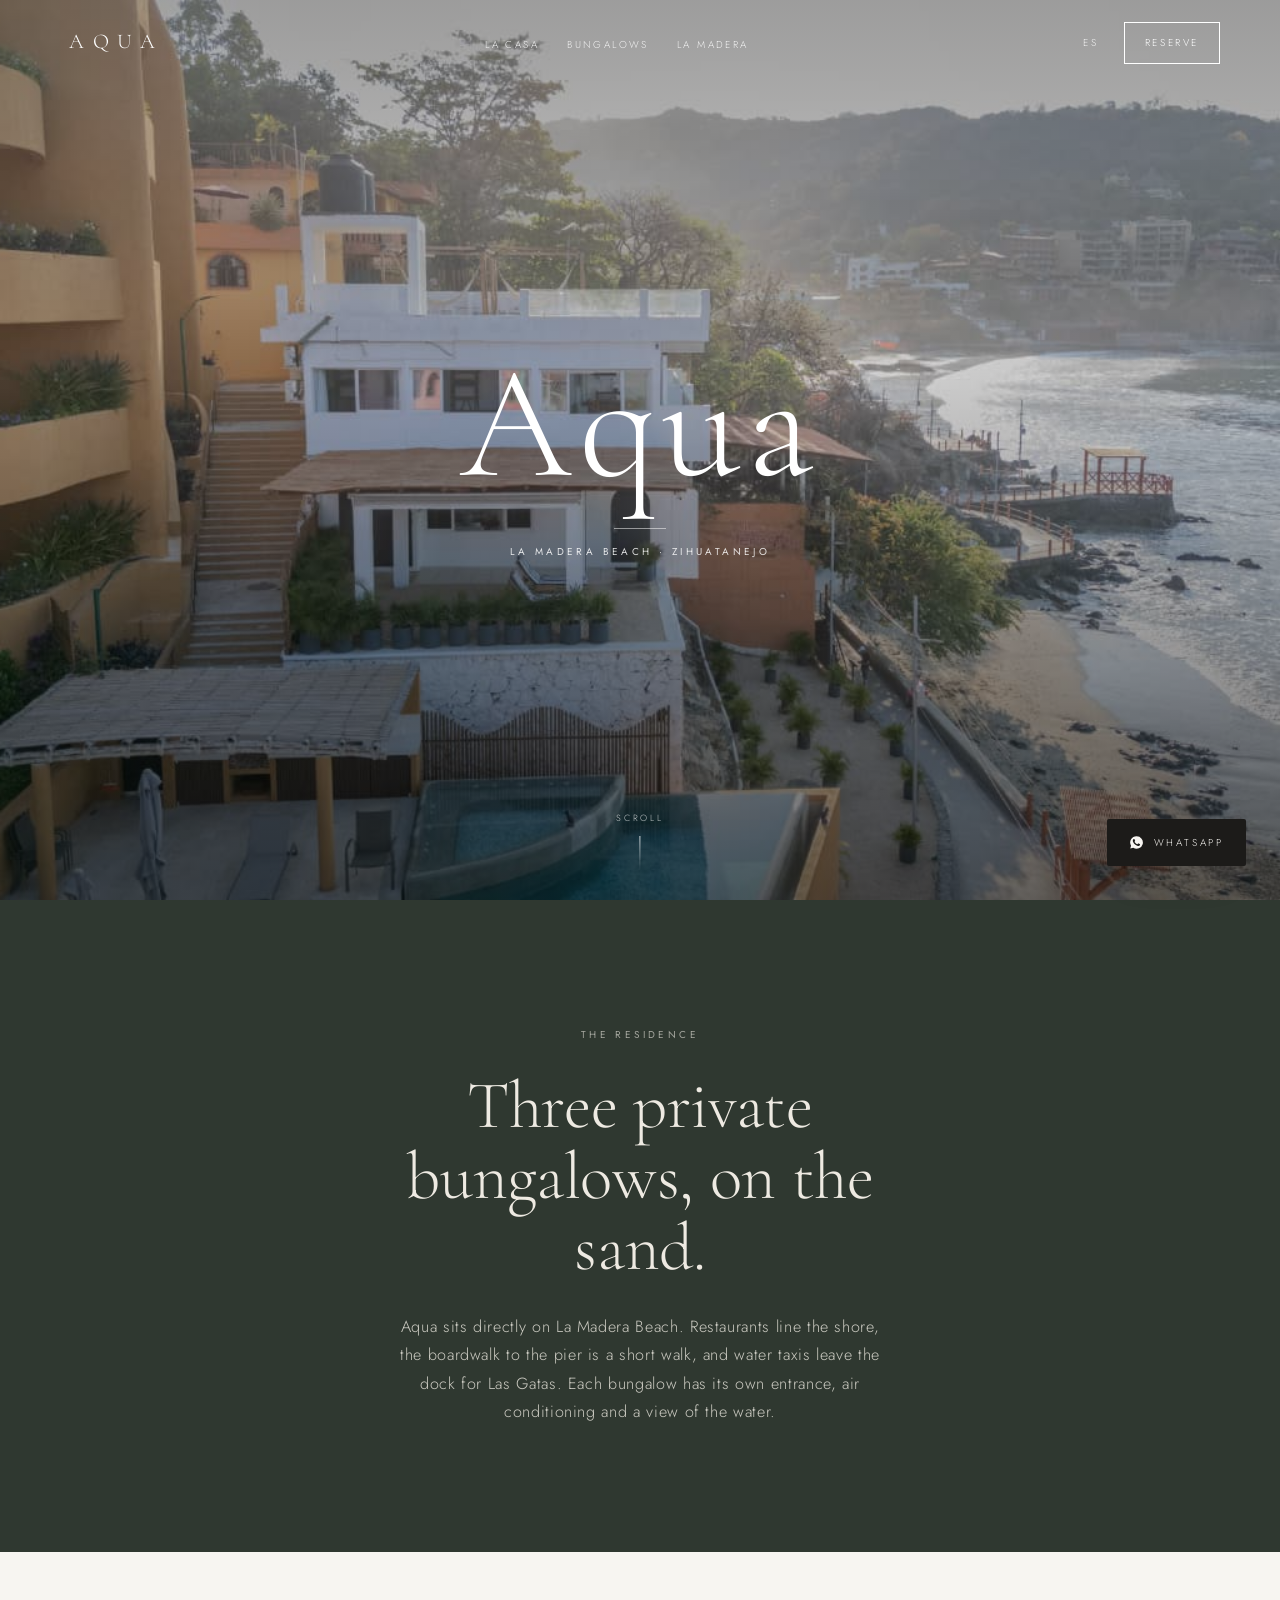
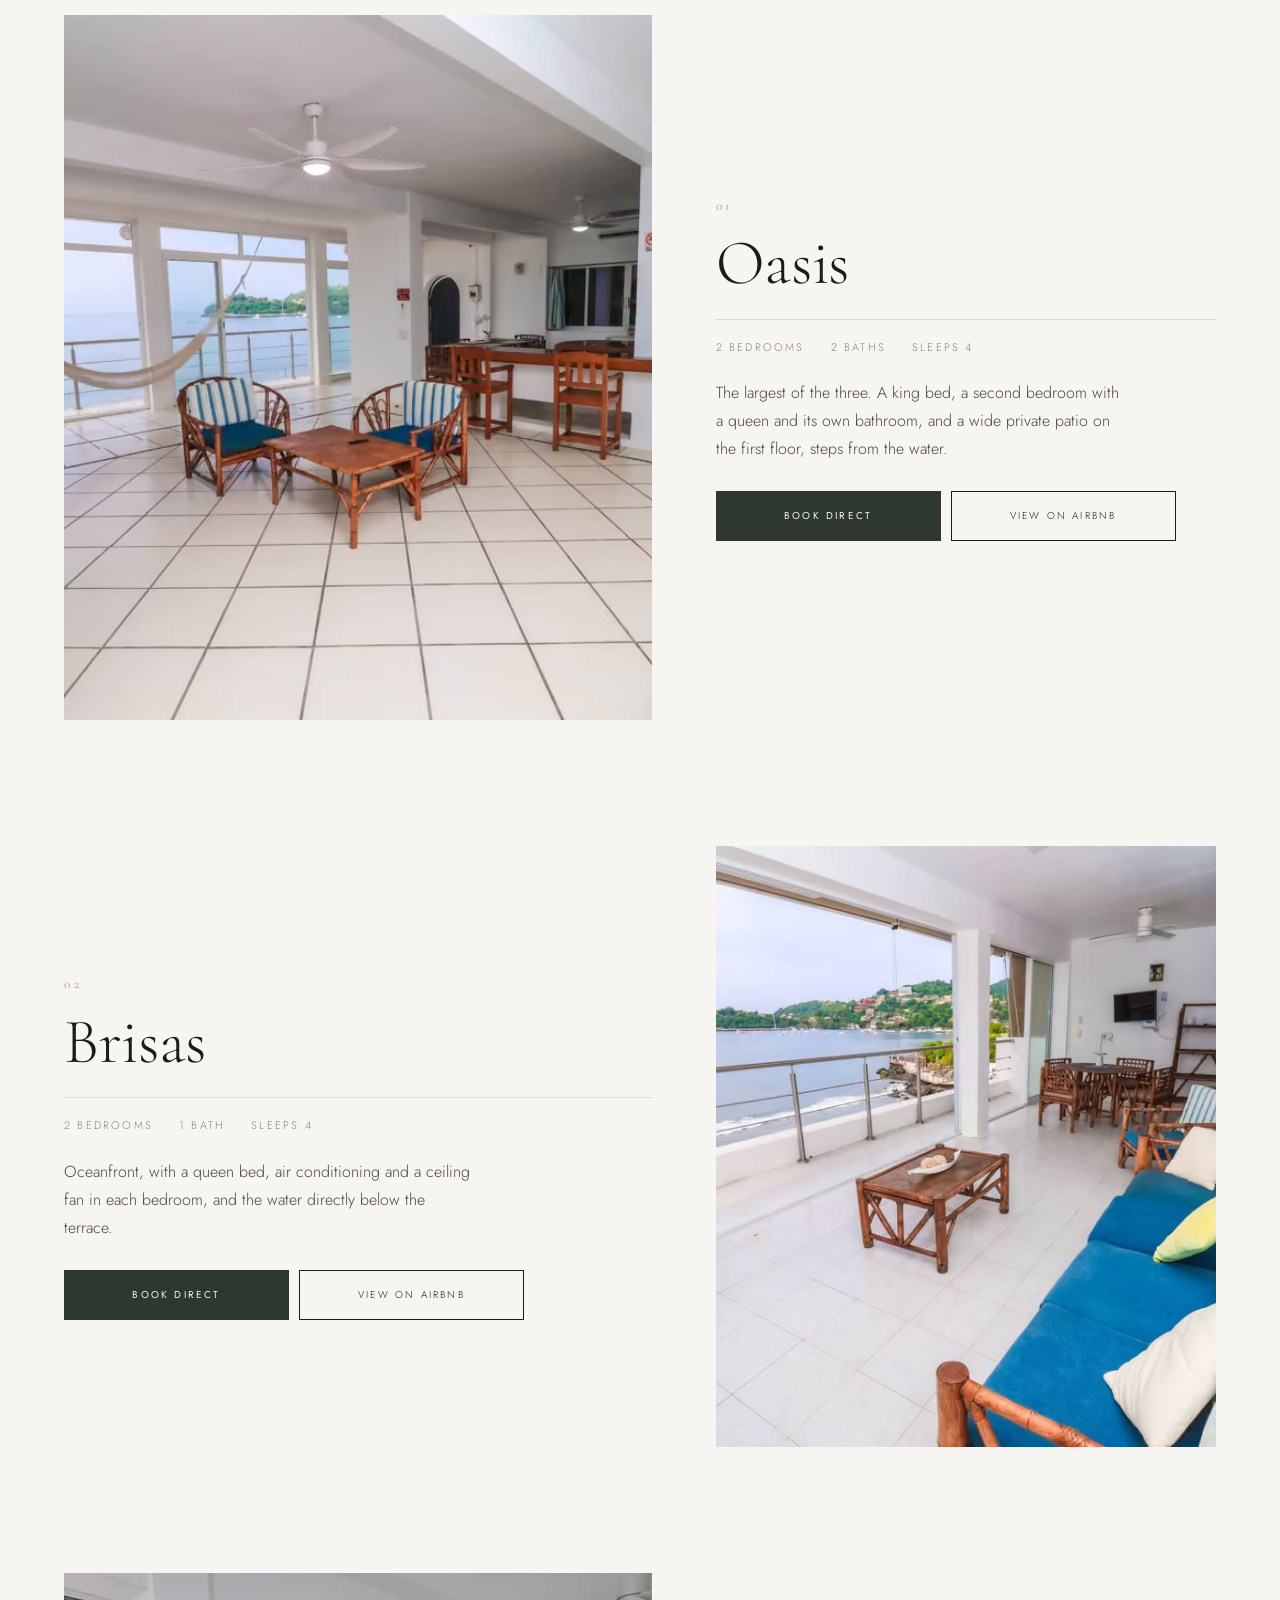
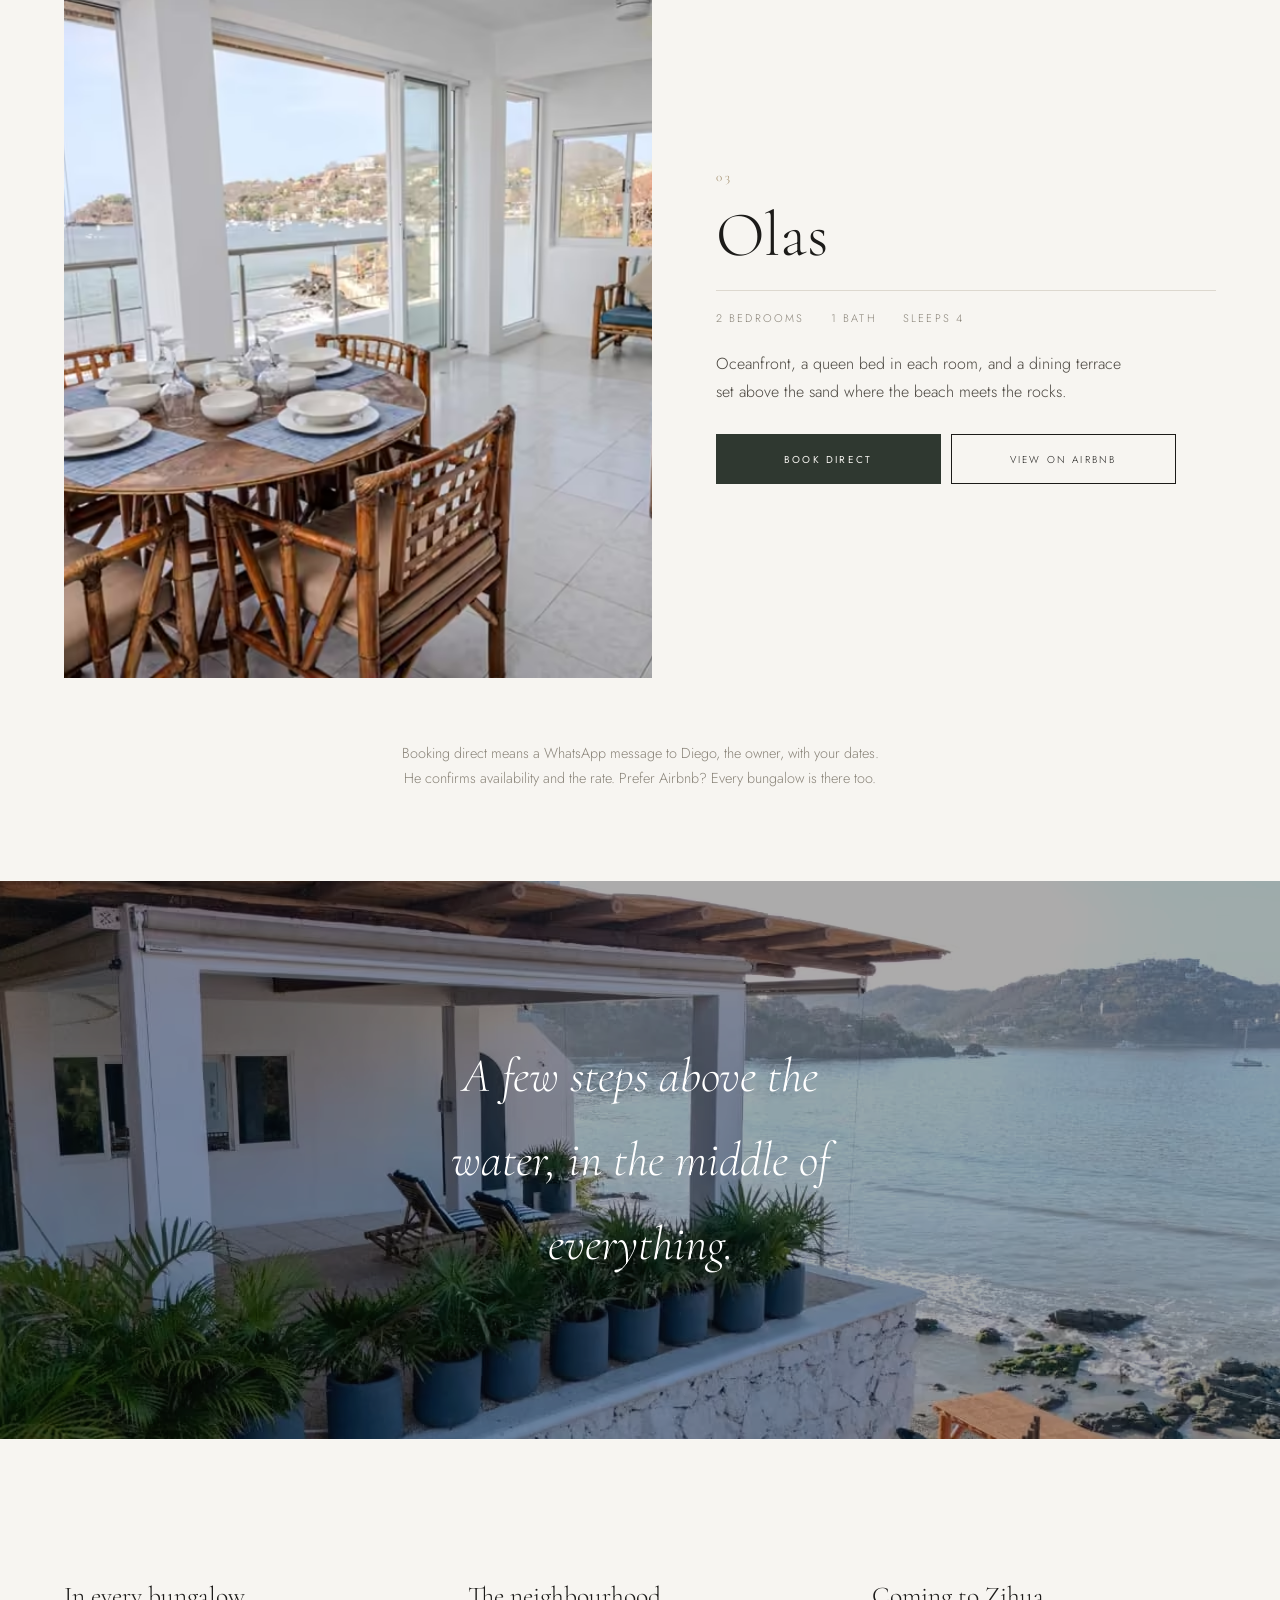
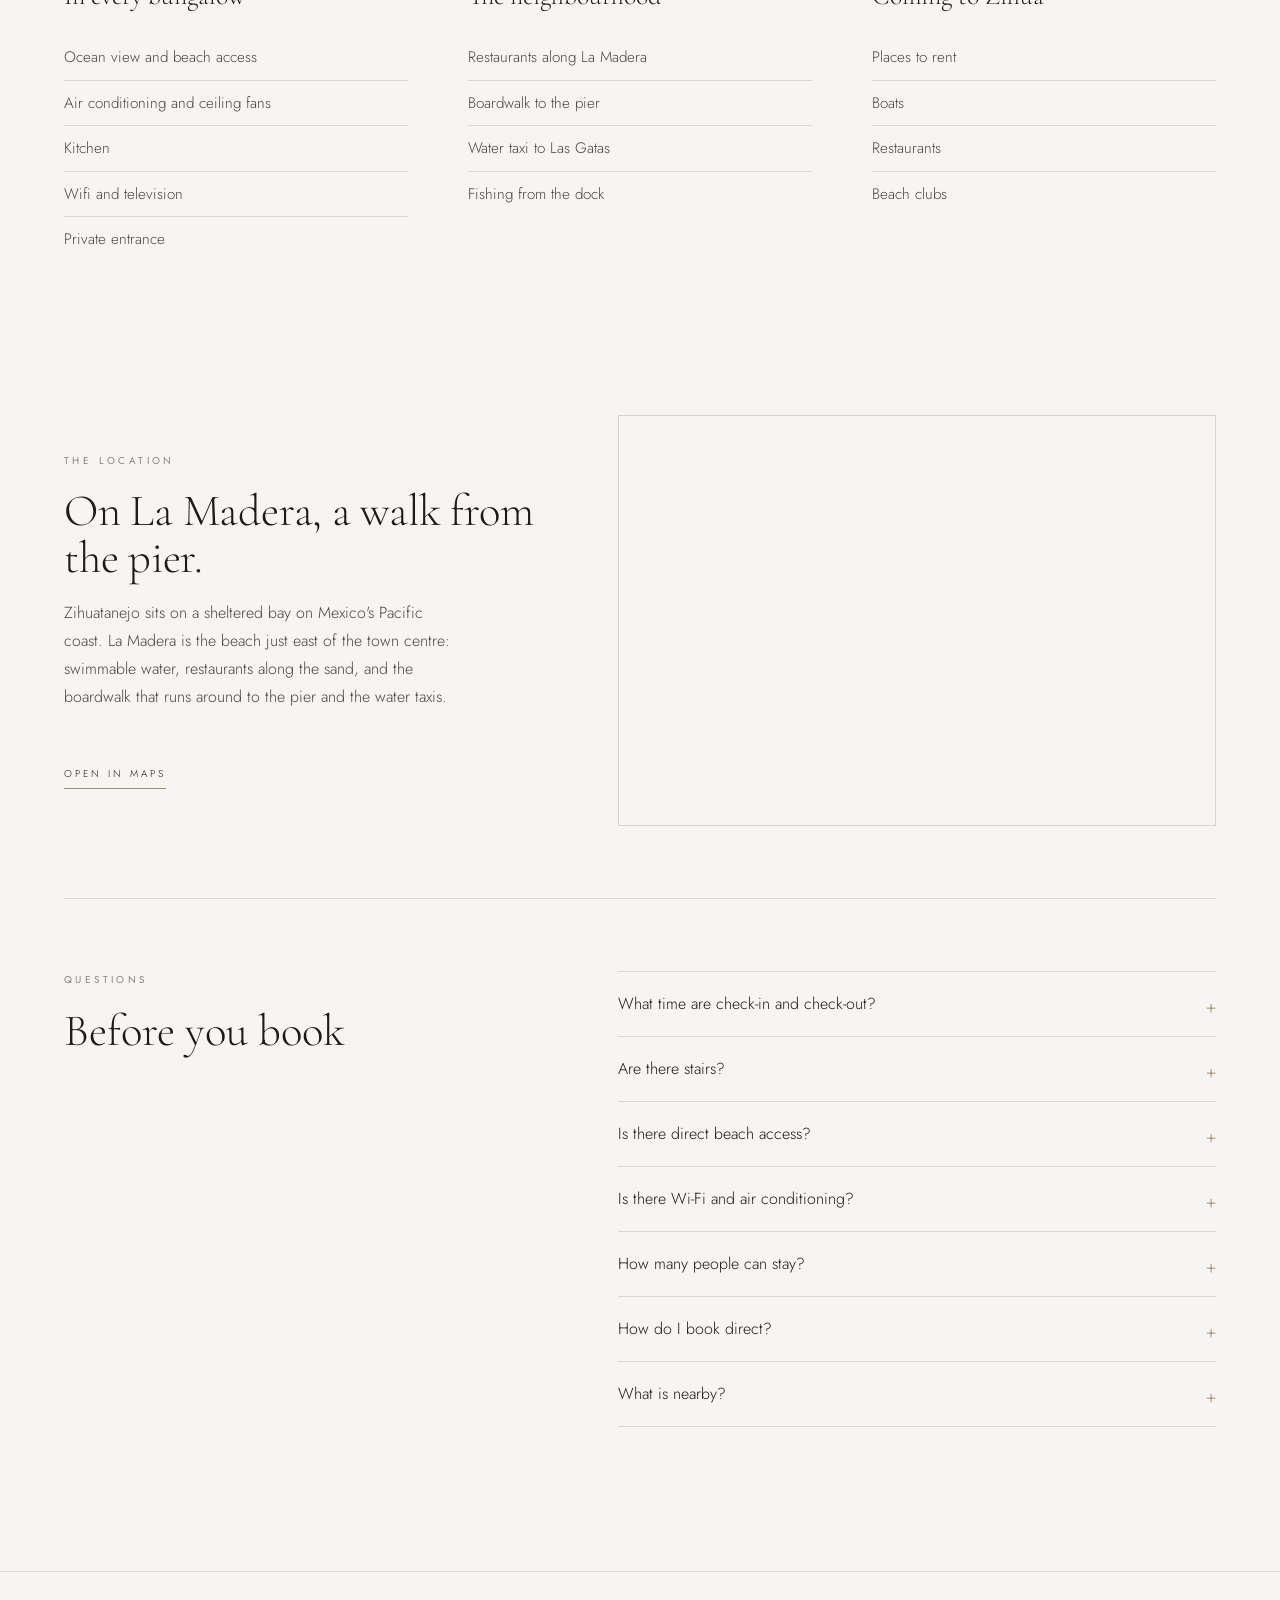
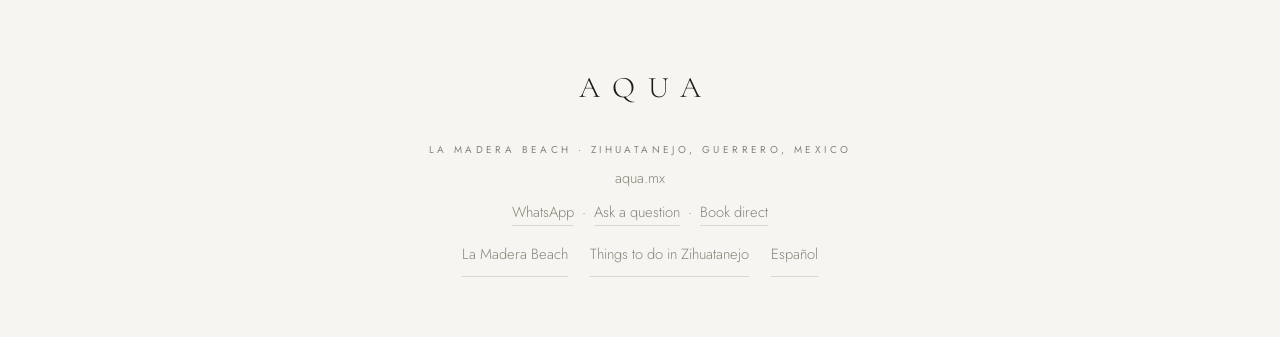
<file: index.html>
<!doctype html>
<html lang="en">
<head>
<meta charset="utf-8">
<meta name="viewport" content="width=device-width, initial-scale=1">
<title>Aqua Residence · Beachfront bungalows on La Madera Beach, Zihuatanejo</title>
<meta name="description" content="Three private beachfront bungalows on La Madera Beach, Zihuatanejo, Mexico: Oasis, Brisas and Olas. Each sleeps 4, with air conditioning, a kitchen and an ocean view. Book on Airbnb or directly with the owner.">
<link rel="canonical" href="https://aqua.mx/">
<link rel="alternate" hreflang="en" href="https://aqua.mx/">
<link rel="alternate" hreflang="es" href="https://aqua.mx/es/">
<link rel="alternate" hreflang="x-default" href="https://aqua.mx/">
<meta property="og:title" content="Aqua Residence · Beachfront bungalows on La Madera Beach, Zihuatanejo">
<meta property="og:description" content="Three private beachfront bungalows on La Madera Beach, steps from the sand and the boardwalk to the pier. Each sleeps 4.">
<meta property="og:image" content="https://aqua.mx/img/aqua-sunrise.jpg">
<meta property="og:image:width" content="1280">
<meta property="og:image:height" content="720">
<meta property="og:image:alt" content="Aqua Residence at first light above the bay of Zihuatanejo">
<meta property="og:url" content="https://aqua.mx/">
<meta property="og:site_name" content="Aqua Residence">
<meta property="og:type" content="website">
<meta property="og:locale" content="en_US">
<meta property="og:locale:alternate" content="es_MX">
<meta name="twitter:card" content="summary_large_image">
<link rel="icon" href="data:image/svg+xml,%3Csvg xmlns='http://www.w3.org/2000/svg' viewBox='0 0 64 64'%3E%3Crect width='64' height='64' fill='%232f3830'/%3E%3Ctext x='32' y='45' font-family='Georgia,serif' font-size='40' fill='%23f7f5f1' text-anchor='middle'%3EA%3C/text%3E%3C/svg%3E">
<link rel="apple-touch-icon" href="img/aqua-sunrise.jpg">
<link rel="preload" as="image" type="image/avif" href="img/hero-poster-p.avif" media="(max-aspect-ratio: 3/4)" fetchpriority="high">
<link rel="preload" as="image" type="image/avif" imagesrcset="img/hero-poster-1280.avif 1280w, img/hero-poster-1920.avif 1920w" imagesizes="100vw" media="(min-aspect-ratio: 3001/4000)" fetchpriority="high">
<script type="application/ld+json">
{
  "@context": "https://schema.org",
  "@type": "LodgingBusiness",
  "@id": "https://aqua.mx/#aqua",
  "name": "Aqua Residence",
  "description": "Three private beachfront bungalows on La Madera Beach in Zihuatanejo: Oasis, Brisas and Olas. Each has its own entrance, air conditioning and a view of the water.",
  "url": "https://aqua.mx/",
  "image": ["https://aqua.mx/img/aqua-sunrise.jpg", "https://aqua.mx/img/aqua-terrace.jpg", "https://aqua.mx/img/oasis-2.jpg", "https://aqua.mx/img/brisas-2.jpg", "https://aqua.mx/img/olas-0.jpg"],
  "telephone": "+1-305-766-1122",
  "address": { "@type": "PostalAddress", "streetAddress": "Playa La Madera", "addressLocality": "Zihuatanejo", "addressRegion": "Guerrero", "addressCountry": "MX" },
  "hasMap": "https://www.google.com/maps/search/La+Madera+Beach+Zihuatanejo",
  "amenityFeature": [
    { "@type": "LocationFeatureSpecification", "name": "Beach access", "value": true },
    { "@type": "LocationFeatureSpecification", "name": "Ocean view", "value": true },
    { "@type": "LocationFeatureSpecification", "name": "Air conditioning", "value": true },
    { "@type": "LocationFeatureSpecification", "name": "Kitchen", "value": true },
    { "@type": "LocationFeatureSpecification", "name": "Wifi", "value": true }
  ],
  "containsPlace": [
    { "@type": "Accommodation", "name": "Oasis", "numberOfBedrooms": 2, "numberOfBathroomsTotal": 2, "occupancy": { "@type": "QuantitativeValue", "maxValue": 4 }, "image": "https://aqua.mx/img/oasis-2.jpg", "sameAs": "https://www.airbnb.com/rooms/1482174106685324417" },
    { "@type": "Accommodation", "name": "Brisas", "numberOfBedrooms": 2, "numberOfBathroomsTotal": 1, "occupancy": { "@type": "QuantitativeValue", "maxValue": 4 }, "image": "https://aqua.mx/img/brisas-2.jpg", "sameAs": "https://www.airbnb.com/rooms/1482157264577134834" },
    { "@type": "Accommodation", "name": "Olas", "numberOfBedrooms": 2, "numberOfBathroomsTotal": 1, "occupancy": { "@type": "QuantitativeValue", "maxValue": 4 }, "image": "https://aqua.mx/img/olas-0.jpg", "sameAs": "https://www.airbnb.com/rooms/1379307056800954871" }
  ]
}
</script>
<style>
  /* Fonts are self-hosted copies of the Google Fonts files (latin + latin-ext), same faces and weights as before. */
  @font-face { font-family: "Cormorant Garamond"; font-style: normal; font-weight: 300 400; font-display: swap; src: url(fonts/cormorant-latin-ext.woff2) format("woff2"); unicode-range: U+0100-02BA, U+02BD-02C5, U+02C7-02CC, U+02CE-02D7, U+02DD-02FF, U+0304, U+0308, U+0329, U+1D00-1DBF, U+1E00-1E9F, U+1EF2-1EFF, U+2020, U+20A0-20AB, U+20AD-20C4, U+2113, U+2C60-2C7F, U+A720-A7FF; }
  @font-face { font-family: "Cormorant Garamond"; font-style: normal; font-weight: 300 400; font-display: swap; src: url(fonts/cormorant-latin.woff2) format("woff2"); unicode-range: U+0000-00FF, U+0131, U+0152-0153, U+02BB-02BC, U+02C6, U+02DA, U+02DC, U+0304, U+0308, U+0329, U+2000-206F, U+20AC, U+2122, U+2191, U+2193, U+2212, U+2215, U+FEFF, U+FFFD; }
  @font-face { font-family: "Jost"; font-style: normal; font-weight: 200 400; font-display: swap; src: url(fonts/jost-latin-ext.woff2) format("woff2"); unicode-range: U+0100-02BA, U+02BD-02C5, U+02C7-02CC, U+02CE-02D7, U+02DD-02FF, U+0304, U+0308, U+0329, U+1D00-1DBF, U+1E00-1E9F, U+1EF2-1EFF, U+2020, U+20A0-20AB, U+20AD-20C4, U+2113, U+2C60-2C7F, U+A720-A7FF; }
  @font-face { font-family: "Jost"; font-style: normal; font-weight: 200 400; font-display: swap; src: url(fonts/jost-latin.woff2) format("woff2"); unicode-range: U+0000-00FF, U+0131, U+0152-0153, U+02BB-02BC, U+02C6, U+02DA, U+02DC, U+0304, U+0308, U+0329, U+2000-206F, U+20AC, U+2122, U+2191, U+2193, U+2212, U+2215, U+FEFF, U+FFFD; }

  :root {
    --bone: #f7f5f1;
    --ink: #1c1b19;
    --soft: #8a8479;
    --line: #ddd8cf;
    --gold: #a08c6a;
    --deep: #2f3830;
    --display: "Cormorant Garamond", Georgia, serif;
    --sans: "Jost", -apple-system, "Segoe UI", Helvetica, Arial, sans-serif;
    --ease: cubic-bezier(.22,1,.36,1);
  }
  * { box-sizing: border-box; }
  html { scroll-behavior: smooth; }
  body {
    margin: 0; background: var(--bone); color: var(--ink);
    font-family: var(--sans); font-weight: 300; font-size: 16px; line-height: 1.75;
    -webkit-font-smoothing: antialiased;
  }
  img { display: block; width: 100%; height: 100%; object-fit: cover; }
  picture { display: contents; }
  a { color: inherit; text-decoration: none; }
  .wrap { width: min(1240px, 100% - 10vw); margin-inline: auto; }
  .eyebrow { font-size: 10px; letter-spacing: .34em; text-transform: uppercase; color: var(--soft); font-weight: 400; }
  .display { font-family: var(--display); font-weight: 300; line-height: 1.06; letter-spacing: -.005em; }

  /* Top bar */
  .bar {
    position: fixed; inset: 0 0 auto; z-index: 30; display: flex; align-items: center;
    justify-content: space-between; padding: 22px clamp(20px, 5vw, 60px); color: #fff;
    transition: background .5s var(--ease), color .5s var(--ease), padding .5s var(--ease);
  }
  .bar.solid { background: rgb(247 245 241 / .96); color: var(--ink); padding-block: 14px; border-bottom: 1px solid var(--line); backdrop-filter: blur(6px); }
  .bar .mark { font-family: var(--display); font-size: 21px; letter-spacing: .42em; padding-left: .42em; }
  .bar nav { display: none; gap: clamp(18px, 2.2vw, 34px); }
  @media (min-width: 1040px) { .bar nav { display: flex; } }
  .bar nav a { font-size: 10px; letter-spacing: .24em; text-transform: uppercase; opacity: .86; padding: 9px 0 5px; border-bottom: 1px solid transparent; transition: opacity .3s var(--ease), border-color .3s var(--ease); }
  .bar nav a:hover { opacity: 1; border-color: currentColor; }
  .bar .cta {
    font-size: 10px; letter-spacing: .26em; text-transform: uppercase; border: 1px solid currentColor;
    padding: 11px 20px; transition: background .4s var(--ease), color .4s var(--ease), border-color .4s var(--ease);
  }
  .bar .cta:hover { background: var(--gold); border-color: var(--gold); color: #fff; }
  .bar.solid .cta { border-color: var(--ink); }
  .bar .right { display: flex; align-items: center; gap: 14px; }
  .bar .lang { font-size: 10px; letter-spacing: .24em; padding: 10px 8px 10px 10px; min-width: 40px; text-align: center; opacity: .86; }
  footer .more { display: flex; flex-wrap: wrap; justify-content: center; gap: 0 22px; }
  footer .more a { padding: 8px 0; }

  /* Location */
  .place { display: grid; gap: 34px; padding: clamp(50px, 8vh, 110px) 0; }
  @media (min-width: 900px) { .place { grid-template-columns: .9fr 1.1fr; gap: 64px; align-items: center; } }
  .place h4 { font-family: var(--display); font-weight: 300; font-size: clamp(1.9rem, 1.2rem + 2vw, 3rem); margin: 18px 0 0; }
  .place p { color: #4b4740; max-width: 44ch; }
  .place .map { aspect-ratio: 16 / 11; border: 1px solid var(--line); filter: grayscale(1) contrast(.95); transition: filter .6s var(--ease); }
  .place .map:hover { filter: grayscale(0); }
  .place iframe { width: 100%; height: 100%; border: 0; display: block; }

  /* Hero */
  .hero { position: relative; height: 100svh; min-height: 560px; overflow: hidden; display: grid; place-items: center; text-align: center; color: #fff; }
  .hero .shot { position: absolute; inset: 0; }
  /* The poster frame paints first (it is the LCP image); the video loads after the page and plays over it. */
  .hero .hero-poster img { position: absolute; inset: 0; width: 100%; height: 100%; object-fit: cover; }
  .hero .hero-video { position: absolute; inset: 0; width: 100%; height: 100%; object-fit: cover; display: block; }
  /* The still is the fallback: shown until the video can play, and kept for reduced motion. */
  .hero .hero-still { position: absolute; inset: 0; width: 100%; height: 100%; object-fit: cover; opacity: 0; transition: opacity .6s var(--ease); }
  .hero .shot.no-video .hero-video { display: none; }
  .hero .shot.no-video .hero-still { opacity: 1; }
  @media (prefers-reduced-motion: reduce) {
    .hero .hero-video { display: none; }
    .hero .hero-still { opacity: 1; }
  }
  .hero .shot::after { content: ""; position: absolute; inset: 0; background: linear-gradient(180deg, rgb(12 11 10 / .34), rgb(12 11 10 / .14) 42%, rgb(12 11 10 / .6)); }
  .hero .inner { position: relative; padding: 0 24px; }
  .hero h1 { margin: 0; font-size: clamp(3.6rem, 1.5rem + 11vw, 10rem); letter-spacing: .04em; }
  .hero .under { margin-top: 18px; display: flex; flex-direction: column; align-items: center; gap: 14px; }
  .hero .eyebrow { color: rgb(255 255 255 / .84); }
  .rule-sm { width: 52px; height: 1px; background: rgb(255 255 255 / .5); }
  .scroll { position: absolute; bottom: 30px; left: 50%; translate: -50% 0; font-size: 9px; letter-spacing: .3em; text-transform: uppercase; color: rgb(255 255 255 / .75); }
  .scroll::after { content: ""; display: block; width: 1px; height: 34px; margin: 10px auto 0; background: linear-gradient(rgb(255 255 255 / .8), transparent); }

  /* Reveal */
  .rise { opacity: 0; transform: translateY(26px); transition: opacity 1.1s var(--ease), transform 1.1s var(--ease); }
  .rise.in { opacity: 1; transform: none; }
  @media (prefers-reduced-motion: reduce) { .rise { opacity: 1; transform: none; } }

  /* Statement */
  .band { background: var(--deep); color: #eeeae2; }
  .statement { padding: clamp(90px, 14vh, 180px) 0; text-align: center; }
  .statement .eyebrow { color: rgb(238 234 226 / .62); }
  .statement h2 { margin: 26px auto 0; font-size: clamp(2.1rem, 1rem + 4vw, 4.2rem); max-width: 19ch; }
  .statement p { margin: 30px auto 0; max-width: 56ch; color: rgb(238 234 226 / .82); font-size: clamp(.92rem, .85rem + .2vw, 1.02rem); letter-spacing: .04em; }

  /* Bungalow chapters */
  .chapter { display: grid; gap: clamp(28px, 5vw, 70px); align-items: center; padding: clamp(40px, 7vh, 90px) 0; }
  @media (min-width: 900px) {
    .chapter { grid-template-columns: 1.08fr .92fr; }
    .chapter.flip .media { order: 2; }
  }
  .chapter .media { aspect-ratio: 5 / 6; overflow: hidden; }
  .chapter .media img { transition: transform 1.4s var(--ease); }
  .chapter:hover .media img { transform: scale(1.035); }
  .chapter .no { font-family: var(--display); font-size: 13px; letter-spacing: .3em; color: var(--gold); }
  .chapter h3 { margin: 12px 0 0; font-size: clamp(2.4rem, 1.4rem + 3.2vw, 4rem); }
  .chapter .spec { display: flex; flex-wrap: wrap; gap: 10px 26px; margin: 22px 0 0; padding: 18px 0 0; border-top: 1px solid var(--line); font-size: 11px; letter-spacing: .2em; text-transform: uppercase; color: var(--soft); }
  .chapter p { margin: 22px 0 0; color: #4b4740; max-width: 46ch; }
  .link { display: inline-block; margin-top: 30px; font-size: 10px; letter-spacing: .3em; text-transform: uppercase; border-bottom: 1px solid var(--gold); padding: 8px 0 6px; transition: color .4s var(--ease), border-color .4s var(--ease), letter-spacing .4s var(--ease); }
  .link:hover { color: var(--gold); letter-spacing: .34em; }

  /* Full-bleed break */
  .bleed { position: relative; height: clamp(360px, 62svh, 640px); overflow: hidden; display: grid; place-items: center; text-align: center; color: #fff; margin: clamp(30px, 6vh, 80px) 0; }
  .bleed .shot { position: absolute; inset: 0; }
  .bleed .shot::after { content: ""; position: absolute; inset: 0; background: rgb(12 11 10 / .34); }
  .bleed q { position: relative; font-family: var(--display); font-style: italic; font-weight: 300; font-size: clamp(1.6rem, 1rem + 2.6vw, 3rem); max-width: 22ch; quotes: none; padding: 0 24px; }

  /* Details */
  .details { display: grid; gap: 44px; padding: clamp(60px, 9vh, 120px) 0; }
  @media (min-width: 820px) { .details { grid-template-columns: repeat(3, 1fr); gap: 60px; } }
  .details h4 { font-family: var(--display); font-size: 1.6rem; font-weight: 300; margin: 0 0 16px; }
  .details ul { list-style: none; margin: 0; padding: 0; }
  .details li { padding: 9px 0; border-bottom: 1px solid var(--line); color: #4b4740; font-size: .95rem; }
  .details li:last-child { border-bottom: 0; }

  /* Gallery */
  .gallery-head { display: flex; align-items: baseline; justify-content: space-between; gap: 20px; }
  .gallery { display: grid; grid-auto-flow: column; grid-auto-columns: min(78vw, 560px); gap: 18px; overflow-x: auto; scroll-snap-type: x mandatory; padding: 28px 0 10px; scrollbar-width: none; }
  .gallery::-webkit-scrollbar { display: none; }
  .gallery figure { margin: 0; aspect-ratio: 4 / 3; overflow: hidden; scroll-snap-align: center; }

  /* Footer */
  footer { padding: clamp(70px, 10vh, 130px) 0 60px; text-align: center; border-top: 1px solid var(--line); margin-top: clamp(40px, 8vh, 90px); }
  footer .mark { font-family: var(--display); font-size: 30px; letter-spacing: .42em; padding-left: .42em; }
  footer .rows { margin-top: 26px; display: grid; gap: 8px; color: var(--soft); font-size: .92rem; }
  footer a { border-bottom: 1px solid var(--line); padding-bottom: 2px; }

  /* Chat launcher */
  .chat {
    position: fixed; right: clamp(16px, 3vw, 34px); bottom: clamp(16px, 3vw, 34px); z-index: 40;
    display: inline-flex; align-items: center; gap: 10px; background: var(--ink); color: var(--bone);
    padding: 15px 22px; border-radius: 2px; font-size: 10px; letter-spacing: .28em; text-transform: uppercase;
    box-shadow: 0 18px 40px -22px rgb(0 0 0 / .8); transition: background .4s var(--ease), letter-spacing .4s var(--ease);
  }
  .chat:hover { background: var(--gold); letter-spacing: .32em; }
  .chat svg { width: 15px; height: 15px; fill: currentColor; }

  /* Chat panel (chat.js builds the markup) */
  .chatbox {
    position: fixed; right: clamp(16px, 3vw, 34px); bottom: calc(clamp(16px, 3vw, 34px) + 66px); z-index: 45;
    width: min(384px, calc(100vw - 32px)); max-height: min(560px, 74svh);
    background: var(--bone); border: 1px solid var(--line); display: none; flex-direction: column;
    box-shadow: 0 30px 70px -30px rgb(28 27 25 / .55);
  }
  .chatbox.open { display: flex; }
  .chatbox-top { display: flex; align-items: center; justify-content: space-between; padding: 18px 20px; border-bottom: 1px solid var(--line); }
  .chatbox-name { font-family: var(--display); font-size: 1.5rem; font-weight: 300; letter-spacing: .3em; padding-left: .3em; }
  .chatbox-sub { font-size: 9px; letter-spacing: .3em; text-transform: uppercase; color: var(--soft); }
  .chatbox-x { border: 0; background: none; font-size: 20px; line-height: 1; color: var(--soft); cursor: pointer; }
  .chatbox-log { padding: 18px 20px; overflow-y: auto; display: flex; flex-direction: column; gap: 12px; flex: 1; }
  .msg { font-size: .92rem; line-height: 1.65; padding: 12px 15px; max-width: 88%; }
  .msg.bot { background: #fff; border: 1px solid var(--line); align-self: flex-start; }
  .msg.me { background: var(--ink); color: var(--bone); align-self: flex-end; }
  .msg a { border-bottom: 1px solid currentColor; }
  .chatbox-chips { display: flex; flex-wrap: wrap; gap: 8px; padding: 0 20px 14px; }
  .chip {
    border: 1px solid var(--line); background: transparent; padding: 8px 13px; cursor: pointer;
    font-family: var(--sans); font-size: 9px; letter-spacing: .2em; text-transform: uppercase; color: var(--soft);
    transition: border-color .3s var(--ease), color .3s var(--ease);
  }
  .chip:hover { border-color: var(--gold); color: var(--ink); }
  .chatbox-form { display: flex; gap: 10px; padding: 14px 20px; border-top: 1px solid var(--line); }
  .chatbox-form input { flex: 1; border: 1px solid var(--line); background: #fff; padding: 11px 13px; font-family: var(--sans); font-weight: 300; font-size: .92rem; }
  .chatbox-form input:focus { outline: 1px solid var(--gold); outline-offset: 1px; }
  .chatbox-form button { border: 0; background: var(--ink); color: var(--bone); padding: 11px 18px; font-family: var(--sans); font-size: 9px; letter-spacing: .24em; text-transform: uppercase; cursor: pointer; }
  .chatbox-form button:hover { background: var(--gold); }
  .chatbox-wa { display: block; text-align: center; padding: 13px; font-size: 9px; letter-spacing: .24em; text-transform: uppercase; color: var(--soft); border-top: 1px solid var(--line); }
  .chatbox-wa:hover { color: var(--ink); }
  /* Book direct (11/10): a request form that opens a prefilled WhatsApp message to Diego. No backend, no payment. */
  .actions { display: flex; flex-wrap: wrap; align-items: center; gap: 18px 30px; margin-top: 30px; }
  .actions .link { margin-top: 0; }
  .direct-btn {
    font-family: var(--sans); font-weight: 400; font-size: 10px; letter-spacing: .26em; text-transform: uppercase;
    background: var(--deep); color: var(--bone); border: 1px solid var(--deep); padding: 14px 22px; cursor: pointer;
    transition: background .4s var(--ease), border-color .4s var(--ease);
  }
  .direct-btn:hover, .direct-btn:focus-visible { background: var(--gold); border-color: var(--gold); }
  .direct-note { margin: 0 auto; padding: 0 0 clamp(20px, 4vh, 40px); max-width: 60ch; text-align: center; font-size: .9rem; color: var(--soft); }
  .direct-note a { border-bottom: 1px solid var(--gold); color: var(--ink); }
  .book { margin: auto; border: 1px solid var(--line); padding: 0; width: min(520px, calc(100vw - 32px)); max-height: calc(100svh - 32px); background: var(--bone); color: var(--ink); }
  .book::backdrop { background: rgb(28 27 25 / .55); }
  .book form { padding: 26px clamp(20px, 5vw, 34px) 28px; display: grid; gap: 14px; }
  .book .top { display: flex; justify-content: space-between; align-items: flex-start; gap: 16px; }
  .book h2 { font-family: var(--display); font-weight: 300; font-size: 2rem; line-height: 1.1; margin: 6px 0 0; }
  .book .x { border: 0; background: none; font-size: 26px; line-height: 1; color: var(--soft); cursor: pointer; padding: 4px 6px; }
  .book .two { display: grid; grid-template-columns: 1fr 1fr; gap: 12px; }
  .book label { display: grid; gap: 6px; font-size: 9px; letter-spacing: .24em; text-transform: uppercase; color: var(--soft); font-weight: 400; }
  .book input, .book select, .book textarea {
    font-family: var(--sans); font-weight: 300; font-size: 16px; color: var(--ink); background: #fff;
    border: 1px solid var(--line); border-radius: 0; padding: 11px 12px; width: 100%; min-width: 0; letter-spacing: 0; text-transform: none;
  }
  .book input:focus, .book select:focus, .book textarea:focus { outline: 1px solid var(--gold); outline-offset: 1px; }
  .book textarea { min-height: 76px; resize: vertical; }
  .book .err { color: #8a2f22; font-size: .85rem; margin: 0; }
  .book .err:empty { display: none; }
  .book .send { font-family: var(--sans); font-weight: 400; font-size: 10px; letter-spacing: .26em; text-transform: uppercase; background: var(--ink); color: var(--bone); border: 0; padding: 16px; cursor: pointer; margin-top: 4px; }
  .book .send:hover { background: var(--gold); }
  .book .fine { font-size: .8rem; color: var(--soft); margin: 0; line-height: 1.55; }

  /* FAQ (11/10): native details/summary, no script. Same answers feed the FAQPage JSON-LD. */
  .faq { padding: clamp(50px, 8vh, 110px) 0; border-top: 1px solid var(--line); }
  .faq h2 { font-family: var(--display); font-weight: 300; font-size: clamp(1.9rem, 1.2rem + 2vw, 3rem); line-height: 1.1; margin: 18px 0 clamp(22px, 4vh, 40px); }
  .faq details { border-bottom: 1px solid var(--line); }
  .faq details:first-of-type { border-top: 1px solid var(--line); }
  .faq summary { list-style: none; cursor: pointer; display: flex; justify-content: space-between; align-items: center; gap: 18px; padding: 18px 0; min-height: 44px; font-size: 1rem; color: var(--ink); }
  .faq summary::-webkit-details-marker { display: none; }
  .faq summary::after { content: "+"; font-family: var(--display); font-size: 1.6rem; line-height: 1; color: var(--gold); transition: transform .4s var(--ease); flex: none; }
  .faq details[open] summary::after { transform: rotate(45deg); }
  .faq summary:focus-visible { outline: 1px solid var(--gold); outline-offset: 4px; }
  .faq details p { margin: 0; padding: 0 0 20px; max-width: 62ch; color: #4b4740; font-size: .95rem; }
  @media (min-width: 900px) { .faq { display: grid; grid-template-columns: .9fr 1.1fr; gap: 64px; align-items: start; } .faq h2 { margin-bottom: 0; } }

  /* 11/10 Daniel: "the layout of these two buttons could be better" -> one balanced pair: same size, side by side, primary filled + secondary outlined. */
  .actions { display: grid; grid-template-columns: 1fr 1fr; gap: 10px; align-items: stretch; margin-top: 28px; max-width: 460px; }
  .actions .direct-btn, .actions .link { display: flex; align-items: center; justify-content: center; min-height: 50px; margin: 0; padding: 0 12px; box-sizing: border-box; font-family: var(--sans); font-size: 10px; letter-spacing: .22em; text-transform: uppercase; text-align: center; line-height: 1.3; }
  .actions .link { border: 1px solid var(--ink); color: var(--ink); background: transparent; }
  .actions .link:hover, .actions .link:focus-visible { background: var(--ink); color: var(--bone); letter-spacing: .22em; }
  @media (max-width: 340px) { .actions { grid-template-columns: 1fr; } }
</style>
<script type="application/ld+json">
{
 "@context": "https://schema.org",
 "@type": "FAQPage",
 "inLanguage": "en",
 "mainEntity": [
  {
   "@type": "Question",
   "name": "What time are check-in and check-out?",
   "acceptedAnswer": {
    "@type": "Answer",
    "text": "Check-in is after 3:00 PM and check-out is before 11:00 AM. You check yourself in with a smart lock."
   }
  },
  {
   "@type": "Question",
   "name": "Are there stairs?",
   "acceptedAnswer": {
    "@type": "Answer",
    "text": "Yes. The bungalows are reached by shared public stairs and walkways, from the beach or from Calle Eva Sámano. Diego notes the area is not suited to guests with limited mobility."
   }
  },
  {
   "@type": "Question",
   "name": "Is there direct beach access?",
   "acceptedAnswer": {
    "@type": "Answer",
    "text": "Yes. Aqua sits on La Madera Beach, and every bungalow has beach access and an ocean view."
   }
  },
  {
   "@type": "Question",
   "name": "Is there Wi-Fi and air conditioning?",
   "acceptedAnswer": {
    "@type": "Answer",
    "text": "Yes. Every bungalow has wifi, and every bedroom has air conditioning and a ceiling fan."
   }
  },
  {
   "@type": "Question",
   "name": "How many people can stay?",
   "acceptedAnswer": {
    "@type": "Answer",
    "text": "Each bungalow has two bedrooms and sleeps 4. Book all three and up to 12 can stay."
   }
  },
  {
   "@type": "Question",
   "name": "How do I book direct?",
   "acceptedAnswer": {
    "@type": "Answer",
    "text": "Tap \"Book direct with Diego\" on any bungalow. It opens WhatsApp with your dates written out for Diego, the owner, who confirms availability and the rate. Every bungalow is also on Airbnb."
   }
  },
  {
   "@type": "Question",
   "name": "What is nearby?",
   "acceptedAnswer": {
    "@type": "Answer",
    "text": "Restaurants line La Madera, and the boardwalk runs to the pier, where water taxis leave for Las Gatas Beach and fishing trips go out. Plaza Municipal and the downtown boardwalk are about a 5-minute walk."
   }
  }
 ]
}
</script>
</head>
<body>

<header class="bar">
  <a class="mark" href="#top">AQUA</a>
  <nav>
    <a href="#residence">La Casa</a>
    <a href="#bungalows">Bungalows</a>
    <a href="#location">La Madera</a>
  </nav>
  <div class="right">
    <a class="lang" href="/es/" hreflang="es" lang="es">ES</a>
    <a class="cta" href="#bungalows">Reserve</a>
  </div>
</header>

<section class="hero" id="top">
  <div class="shot">
    <picture class="hero-poster">
      <source type="image/avif" media="(max-aspect-ratio: 3/4)" srcset="img/hero-poster-p.avif">
      <source type="image/webp" media="(max-aspect-ratio: 3/4)" srcset="img/hero-poster-p.webp">
      <source type="image/avif" srcset="img/hero-poster-1280.avif 1280w, img/hero-poster-1920.avif 1920w" sizes="100vw">
      <source type="image/webp" srcset="img/hero-poster-1280.webp 1280w, img/hero-poster-1920.webp 1920w" sizes="100vw">
      <img src="img/aqua-hero-poster.jpg" width="1920" height="1080" fetchpriority="high" alt="">
    </picture>
    <video class="hero-video" muted loop playsinline preload="none"
      data-hd="img/hero-1080.mp4" data-sd="img/hero-720.mp4" data-m="img/hero-m.mp4" data-mw="img/hero-m.webm"
      aria-label="Aerial approach to Aqua Residence from the bay"></video>
    <img class="hero-still" data-src="img/aqua-sunrise.jpg" width="1280" height="720" alt="Aqua Residence at first light above the bay of Zihuatanejo">
  </div>
  <div class="inner">
    <h1 class="display">Aqua</h1>
    <div class="under">
      <div class="rule-sm"></div>
      <div class="eyebrow">La Madera Beach · Zihuatanejo</div>
    </div>
  </div>
  <div class="scroll">Scroll</div>
</section>

<main>
  <div class="band" id="residence"><section class="wrap statement rise">
    <div class="eyebrow">The residence</div>
    <h2 class="display">Three private bungalows, on the sand.</h2>
    <p>Aqua sits directly on La Madera Beach. Restaurants line the shore, the boardwalk to the pier is a short walk, and water taxis leave the dock for Las Gatas. Each bungalow has its own entrance, air conditioning and a view of the water.</p>
  </section></div>

  <div class="wrap" id="bungalows">
    <article class="chapter rise">
      <div class="media"><picture><source type="image/avif" data-srcset="img/oasis-2-960.avif 960w, img/oasis-2-1600.avif 1600w" sizes="(min-width: 900px) 52vw, 90vw"><source type="image/webp" data-srcset="img/oasis-2-960.webp 960w, img/oasis-2-1600.webp 1600w" sizes="(min-width: 900px) 52vw, 90vw"><img data-src="img/oasis-2.jpg" width="1920" height="1280" alt="Oasis: open living room with a hammock and the sea beyond" loading="lazy" decoding="async"></picture><noscript><img src="img/oasis-2.jpg" width="1920" height="1280" alt="Oasis: open living room with a hammock and the sea beyond" loading="lazy"></noscript></div>
      <div>
        <div class="no">01</div>
        <h3 class="display">Oasis</h3>
        <div class="spec"><span>2 bedrooms</span><span>2 baths</span><span>Sleeps 4</span></div>
        <p>The largest of the three. A king bed, a second bedroom with a queen and its own bathroom, and a wide private patio on the first floor, steps from the water.</p>
        <div class="actions">
          <button type="button" class="direct-btn" data-book="oasis">Book direct</button>
          <a class="link" href="https://www.airbnb.com/rooms/1482174106685324417" target="_blank" rel="noopener" data-unit="oasis">View on Airbnb</a>
        </div>
      </div>
    </article>

    <article class="chapter flip rise">
      <div class="media"><picture><source type="image/avif" data-srcset="img/brisas-2-960.avif 960w, img/brisas-2-1600.avif 1600w" sizes="(min-width: 900px) 52vw, 90vw"><source type="image/webp" data-srcset="img/brisas-2-960.webp 960w, img/brisas-2-1600.webp 1600w" sizes="(min-width: 900px) 52vw, 90vw"><img data-src="img/brisas-2.jpg" width="1920" height="1280" alt="Brisas: terrace looking out across the bay" loading="lazy" decoding="async"></picture><noscript><img src="img/brisas-2.jpg" width="1920" height="1280" alt="Brisas: terrace looking out across the bay" loading="lazy"></noscript></div>
      <div>
        <div class="no">02</div>
        <h3 class="display">Brisas</h3>
        <div class="spec"><span>2 bedrooms</span><span>1 bath</span><span>Sleeps 4</span></div>
        <p>Oceanfront, with a queen bed, air conditioning and a ceiling fan in each bedroom, and the water directly below the terrace.</p>
        <div class="actions">
          <button type="button" class="direct-btn" data-book="brisas">Book direct</button>
          <a class="link" href="https://www.airbnb.com/rooms/1482157264577134834" target="_blank" rel="noopener" data-unit="brisas">View on Airbnb</a>
        </div>
      </div>
    </article>

    <article class="chapter rise">
      <div class="media"><picture><source type="image/avif" data-srcset="img/olas-0-960.avif 960w, img/olas-0-1600.avif 1600w" sizes="(min-width: 900px) 52vw, 90vw"><source type="image/webp" data-srcset="img/olas-0-960.webp 960w, img/olas-0-1600.webp 1600w" sizes="(min-width: 900px) 52vw, 90vw"><img data-src="img/olas-0.jpg" width="1920" height="1280" alt="Olas: dining terrace with an ocean view" loading="lazy" decoding="async"></picture><noscript><img src="img/olas-0.jpg" width="1920" height="1280" alt="Olas: dining terrace with an ocean view" loading="lazy"></noscript></div>
      <div>
        <div class="no">03</div>
        <h3 class="display">Olas</h3>
        <div class="spec"><span>2 bedrooms</span><span>1 bath</span><span>Sleeps 4</span></div>
        <p>Oceanfront, a queen bed in each room, and a dining terrace set above the sand where the beach meets the rocks.</p>
        <div class="actions">
          <button type="button" class="direct-btn" data-book="olas">Book direct</button>
          <a class="link" href="https://www.airbnb.com/rooms/1379307056800954871" target="_blank" rel="noopener" data-unit="olas">View on Airbnb</a>
        </div>
      </div>
    </article>
    <p class="direct-note">Booking direct means a WhatsApp message to Diego, the owner, with your dates. He confirms availability and the rate. Prefer Airbnb? Every bungalow is there too.</p>
  </div>

  <section class="bleed">
    <div class="shot"><picture><source type="image/avif" srcset="img/aqua-terrace.avif"><source type="image/webp" srcset="img/aqua-terrace.webp"><img src="img/aqua-terrace.jpg" width="1280" height="720" alt="The terrace at Aqua, a few steps above the water" loading="lazy" decoding="async"></picture></div>
    <q>A few steps above the water, in the middle of everything.</q>
  </section>

  <section class="wrap details rise">
    <div>
      <h4>In every bungalow</h4>
      <ul>
        <li>Ocean view and beach access</li>
        <li>Air conditioning and ceiling fans</li>
        <li>Kitchen</li>
        <li>Wifi and television</li>
        <li>Private entrance</li>
      </ul>
    </div>
    <div>
      <h4>The neighbourhood</h4>
      <ul>
        <li>Restaurants along La Madera</li>
        <li>Boardwalk to the pier</li>
        <li>Water taxi to Las Gatas</li>
        <li>Fishing from the dock</li>
      </ul>
    </div>
    <div>
      <h4>Coming to Zihua</h4>
      <ul>
        <li>Places to rent</li>
        <li>Boats</li>
        <li>Restaurants</li>
        <li>Beach clubs</li>
      </ul>
    </div>
  </section>

  <section class="wrap place rise" id="location">
    <div>
      <div class="eyebrow">The location</div>
      <h4 class="display">On La Madera, a walk from the pier.</h4>
      <p>Zihuatanejo sits on a sheltered bay on Mexico's Pacific coast. La Madera is the beach just east of the town centre: swimmable water, restaurants along the sand, and the boardwalk that runs around to the pier and the water taxis.</p>
      <a class="link" href="https://www.google.com/maps/search/La+Madera+Beach+Zihuatanejo" target="_blank" rel="noopener">Open in maps</a>
    </div>
    <div class="map">
      <iframe title="Map of La Madera Beach, Zihuatanejo" loading="lazy" referrerpolicy="no-referrer-when-downgrade"
        src="https://maps.google.com/maps?q=Playa%20La%20Madera%20Zihuatanejo&z=15&output=embed"></iframe>
    </div>
  </section>

  <section class="wrap faq rise" id="faq" aria-labelledby="faq-title">
    <div>
      <div class="eyebrow">Questions</div>
      <h2 id="faq-title">Before you book</h2>
    </div>
    <div>
      <details>
        <summary>What time are check-in and check-out?</summary>
        <p>Check-in is after 3:00 PM and check-out is before 11:00 AM. You check yourself in with a smart lock.</p>
      </details>
      <details>
        <summary>Are there stairs?</summary>
        <p>Yes. The bungalows are reached by shared public stairs and walkways, from the beach or from Calle Eva Sámano. Diego notes the area is not suited to guests with limited mobility.</p>
      </details>
      <details>
        <summary>Is there direct beach access?</summary>
        <p>Yes. Aqua sits on La Madera Beach, and every bungalow has beach access and an ocean view.</p>
      </details>
      <details>
        <summary>Is there Wi-Fi and air conditioning?</summary>
        <p>Yes. Every bungalow has wifi, and every bedroom has air conditioning and a ceiling fan.</p>
      </details>
      <details>
        <summary>How many people can stay?</summary>
        <p>Each bungalow has two bedrooms and sleeps 4. Book all three and up to 12 can stay.</p>
      </details>
      <details>
        <summary>How do I book direct?</summary>
        <p>Tap "Book direct with Diego" on any bungalow. It opens WhatsApp with your dates written out for Diego, the owner, who confirms availability and the rate. Every bungalow is also on Airbnb.</p>
      </details>
      <details>
        <summary>What is nearby?</summary>
        <p>Restaurants line La Madera, and the boardwalk runs to the pier, where water taxis leave for Las Gatas Beach and fishing trips go out. Plaza Municipal and the downtown boardwalk are about a 5-minute walk.</p>
      </details>
    </div>
  </section>

</main>

<footer>
  <div class="mark">AQUA</div>
  <div class="rows">
    <div class="eyebrow">La Madera Beach · Zihuatanejo, Guerrero, Mexico</div>
    <div>aqua.mx</div>
    <div><a href="https://wa.me/13057661122?text=Hola%2C%20I%27d%20like%20to%20ask%20about%20Aqua" target="_blank" rel="noopener">WhatsApp</a> &nbsp;·&nbsp; <a href="#" class="ask">Ask a question</a> &nbsp;·&nbsp; <a href="#bungalows" data-book="any">Book direct</a></div>
    <div class="more"><a href="/la-madera-beach-zihuatanejo/">La Madera Beach</a><a href="/zihuatanejo-things-to-do/">Things to do in Zihuatanejo</a><a href="/es/" hreflang="es" lang="es">Español</a></div>
  </div>
</footer>

<a class="chat" href="https://wa.me/13057661122?text=Hola%2C%20I%27d%20like%20to%20ask%20about%20Aqua" target="_blank" rel="noopener" aria-label="Message Aqua on WhatsApp">
  <svg viewBox="0 0 24 24" aria-hidden="true"><path d="M12 2a10 10 0 0 0-8.7 15l-1.3 4.7 4.8-1.3A10 10 0 1 0 12 2zm5.7 14.1c-.2.7-1.3 1.3-1.9 1.4-.5.1-1.1.1-1.8-.1-.4-.1-1-.3-1.7-.6-3-1.3-4.9-4.3-5-4.5-.2-.2-1.2-1.6-1.2-3s.7-2.1 1-2.4c.2-.3.5-.4.7-.4h.5c.2 0 .4 0 .6.5l.9 2.1c.1.2.1.3 0 .5l-.3.5-.4.4c-.1.1-.3.3-.1.6.2.3.8 1.3 1.7 2.1 1.1 1 2.1 1.3 2.4 1.4.3.1.5.1.6-.1l.9-1c.2-.2.4-.2.6-.1l2 1c.2.1.4.2.4.3.1.1.1.6-.1 1.4z"/></svg>
  <span>WhatsApp</span>
</a>

<dialog class="book" aria-labelledby="book-title">
  <form novalidate>
    <div class="top">
      <div>
        <div class="eyebrow">Book direct</div>
        <h2 id="book-title">Send Diego your dates</h2>
      </div>
      <button type="button" class="x" aria-label="Close">&times;</button>
    </div>
    <label>Bungalow
      <select name="unit">
        <option value="any">Any available</option>
        <option value="oasis">Oasis · 2 bedrooms, 2 baths</option>
        <option value="brisas">Brisas · 2 bedrooms, 1 bath</option>
        <option value="olas">Olas · 2 bedrooms, 1 bath</option>
      </select>
    </label>
    <div class="two">
      <label>Check-in <input type="date" name="in" required></label>
      <label>Check-out <input type="date" name="out" required></label>
    </div>
    <label>Guests
      <select name="guests">
        <option>1</option><option selected>2</option><option>3</option><option>4</option>
        <option value="5 to 8">5 to 8 (two bungalows)</option><option value="9 to 12">9 to 12 (all three)</option>
      </select>
    </label>
    <div class="two">
      <label>Your name <input type="text" name="name" autocomplete="name" maxlength="80" required></label>
      <label>Phone or email <input type="text" name="contact" autocomplete="email" maxlength="120" required></label>
    </div>
    <label>Message (optional) <textarea name="msg" maxlength="500"></textarea></label>
    <p class="err" role="alert"></p>
    <button type="submit" class="send">Send request on WhatsApp</button>
    <p class="fine">This opens WhatsApp with your request written out for Diego, the owner. He confirms availability and the rate there. Nothing is booked or paid on this page.</p>
  </form>
</dialog>

<script src="/app.js?v=1" defer></script>

</body>
</html>
</file>
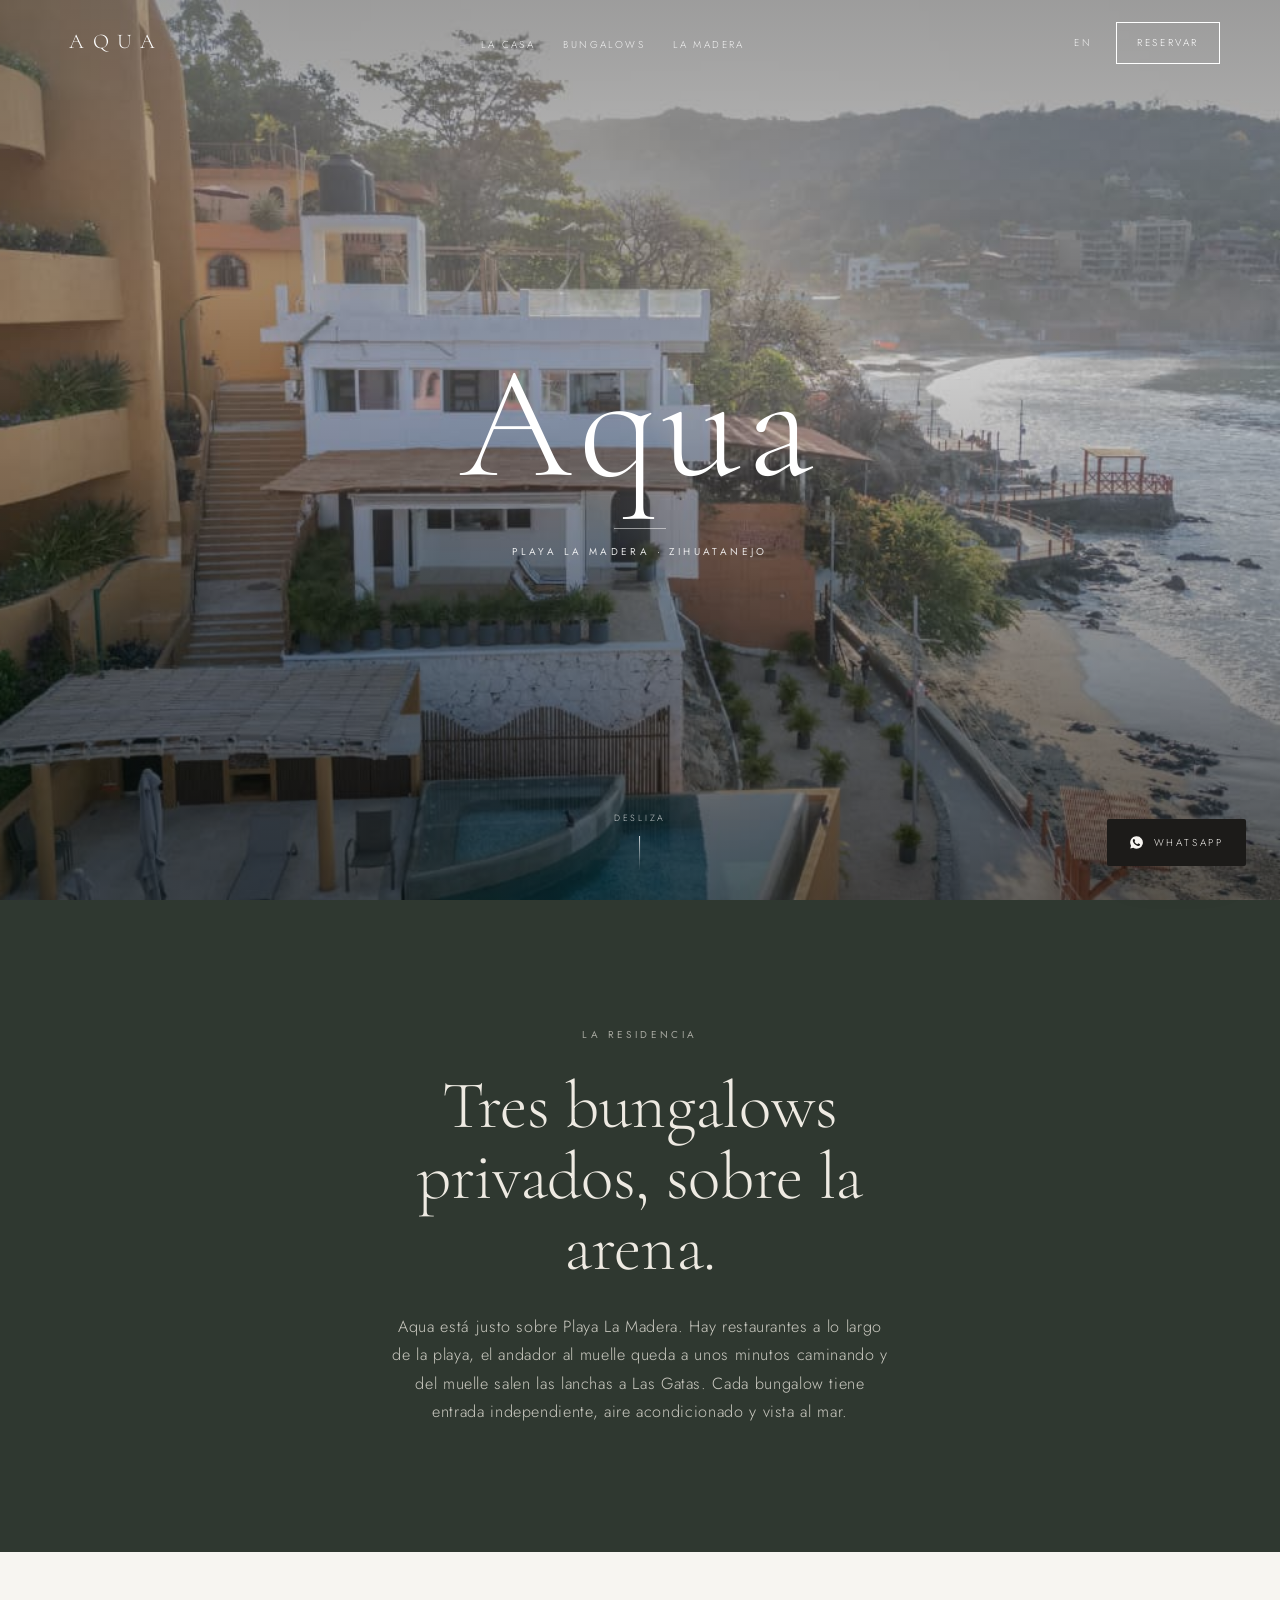
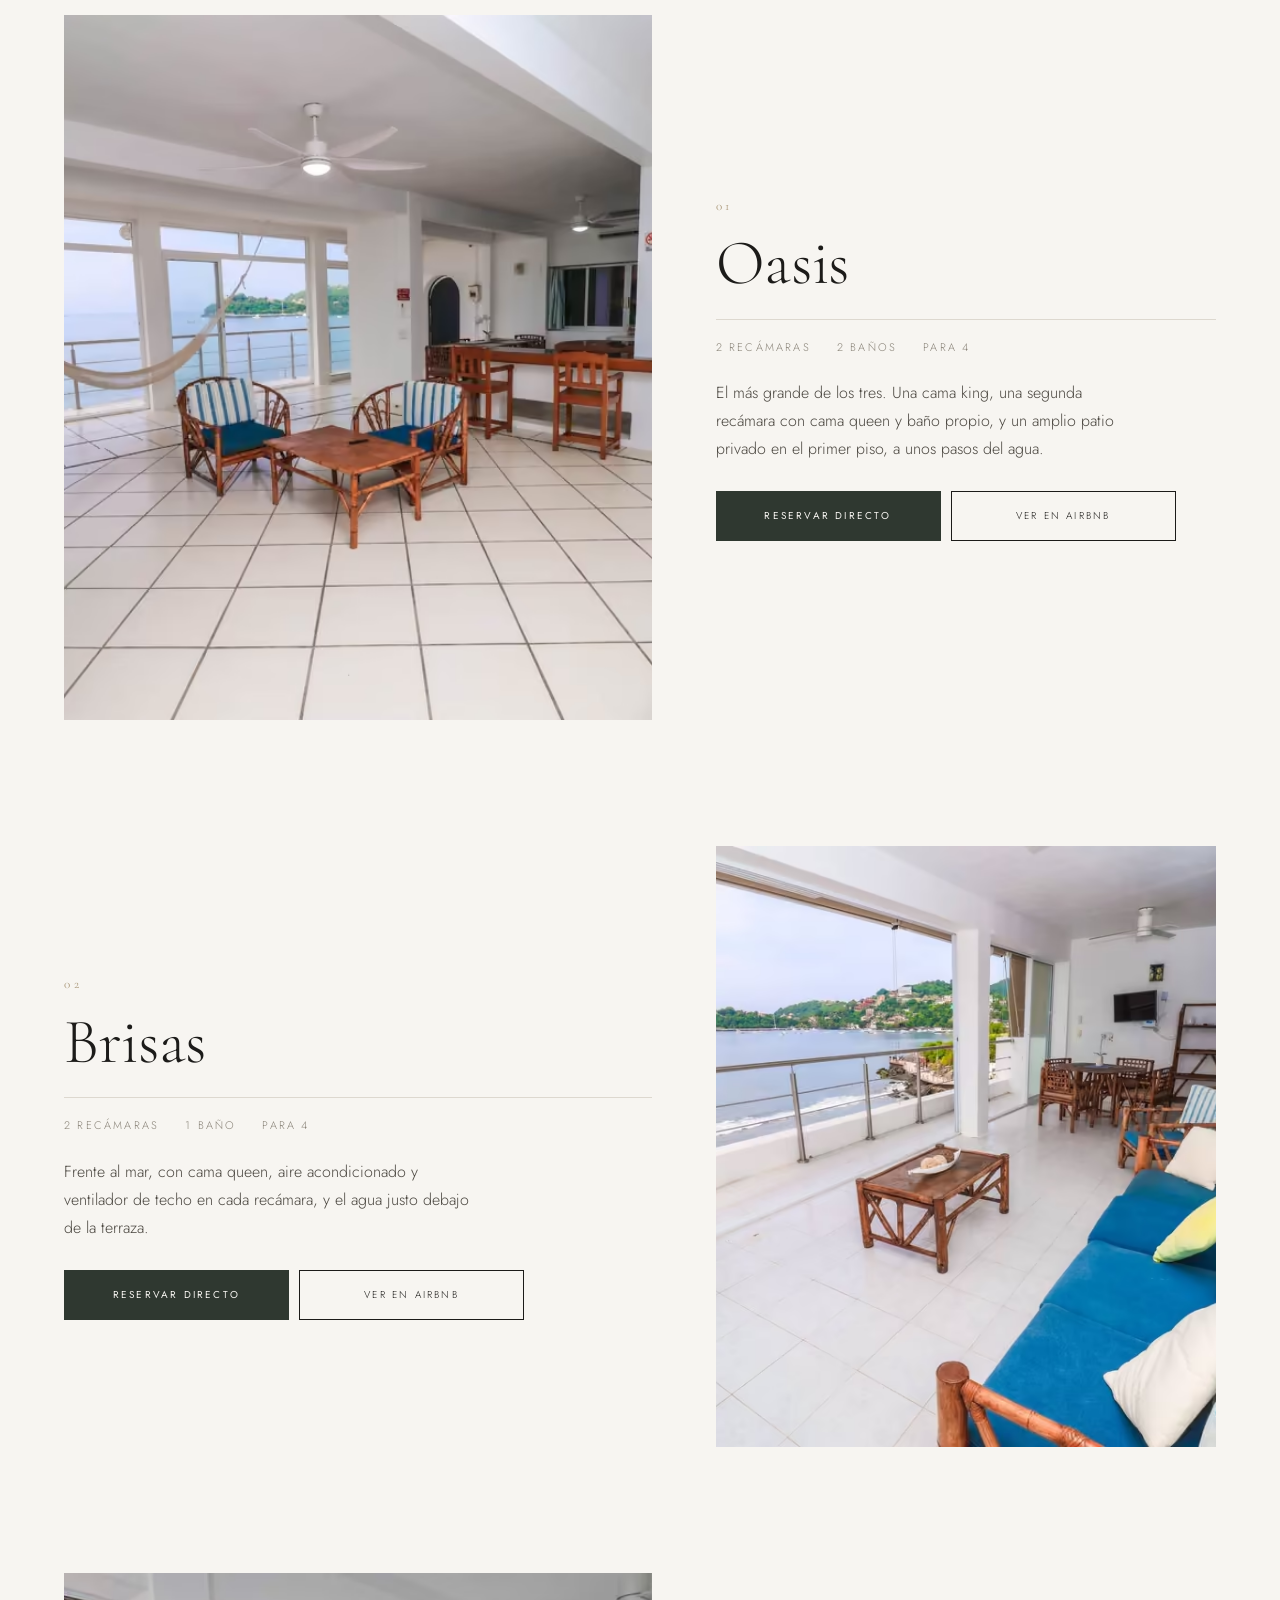
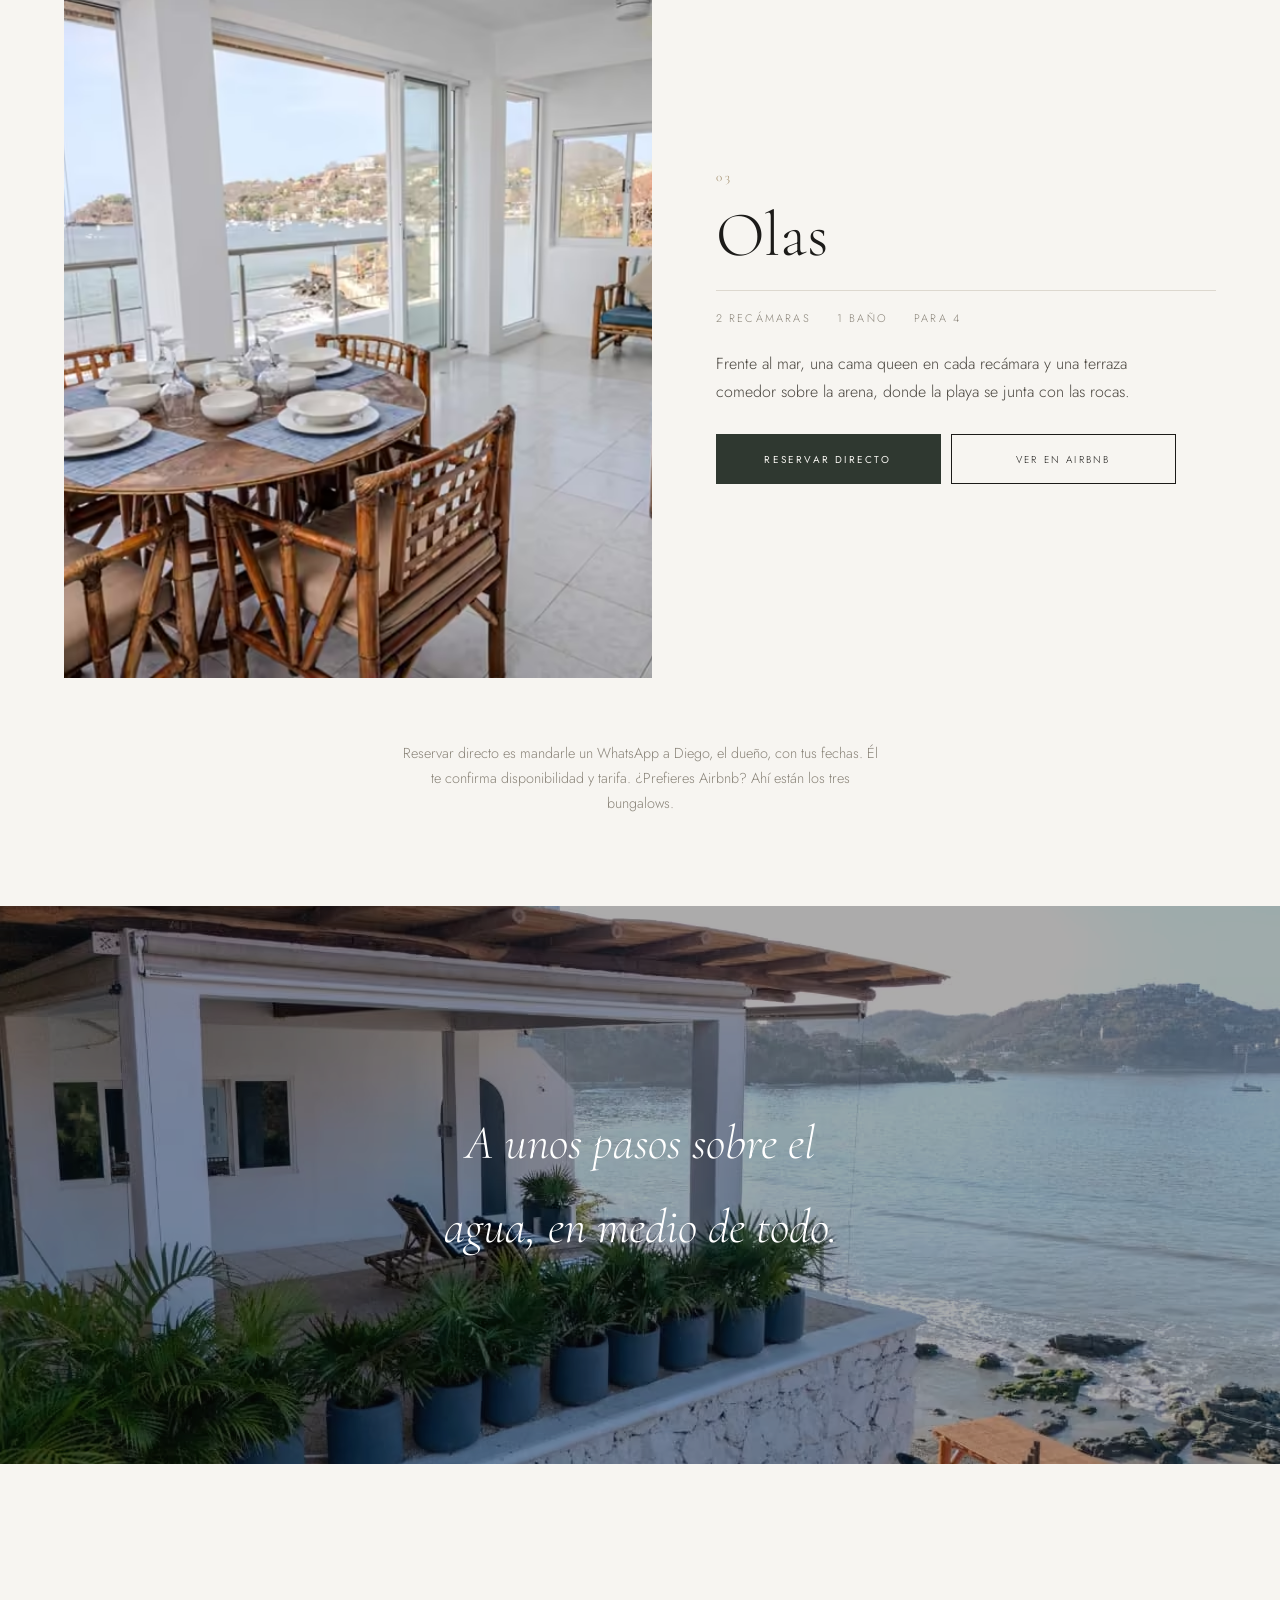
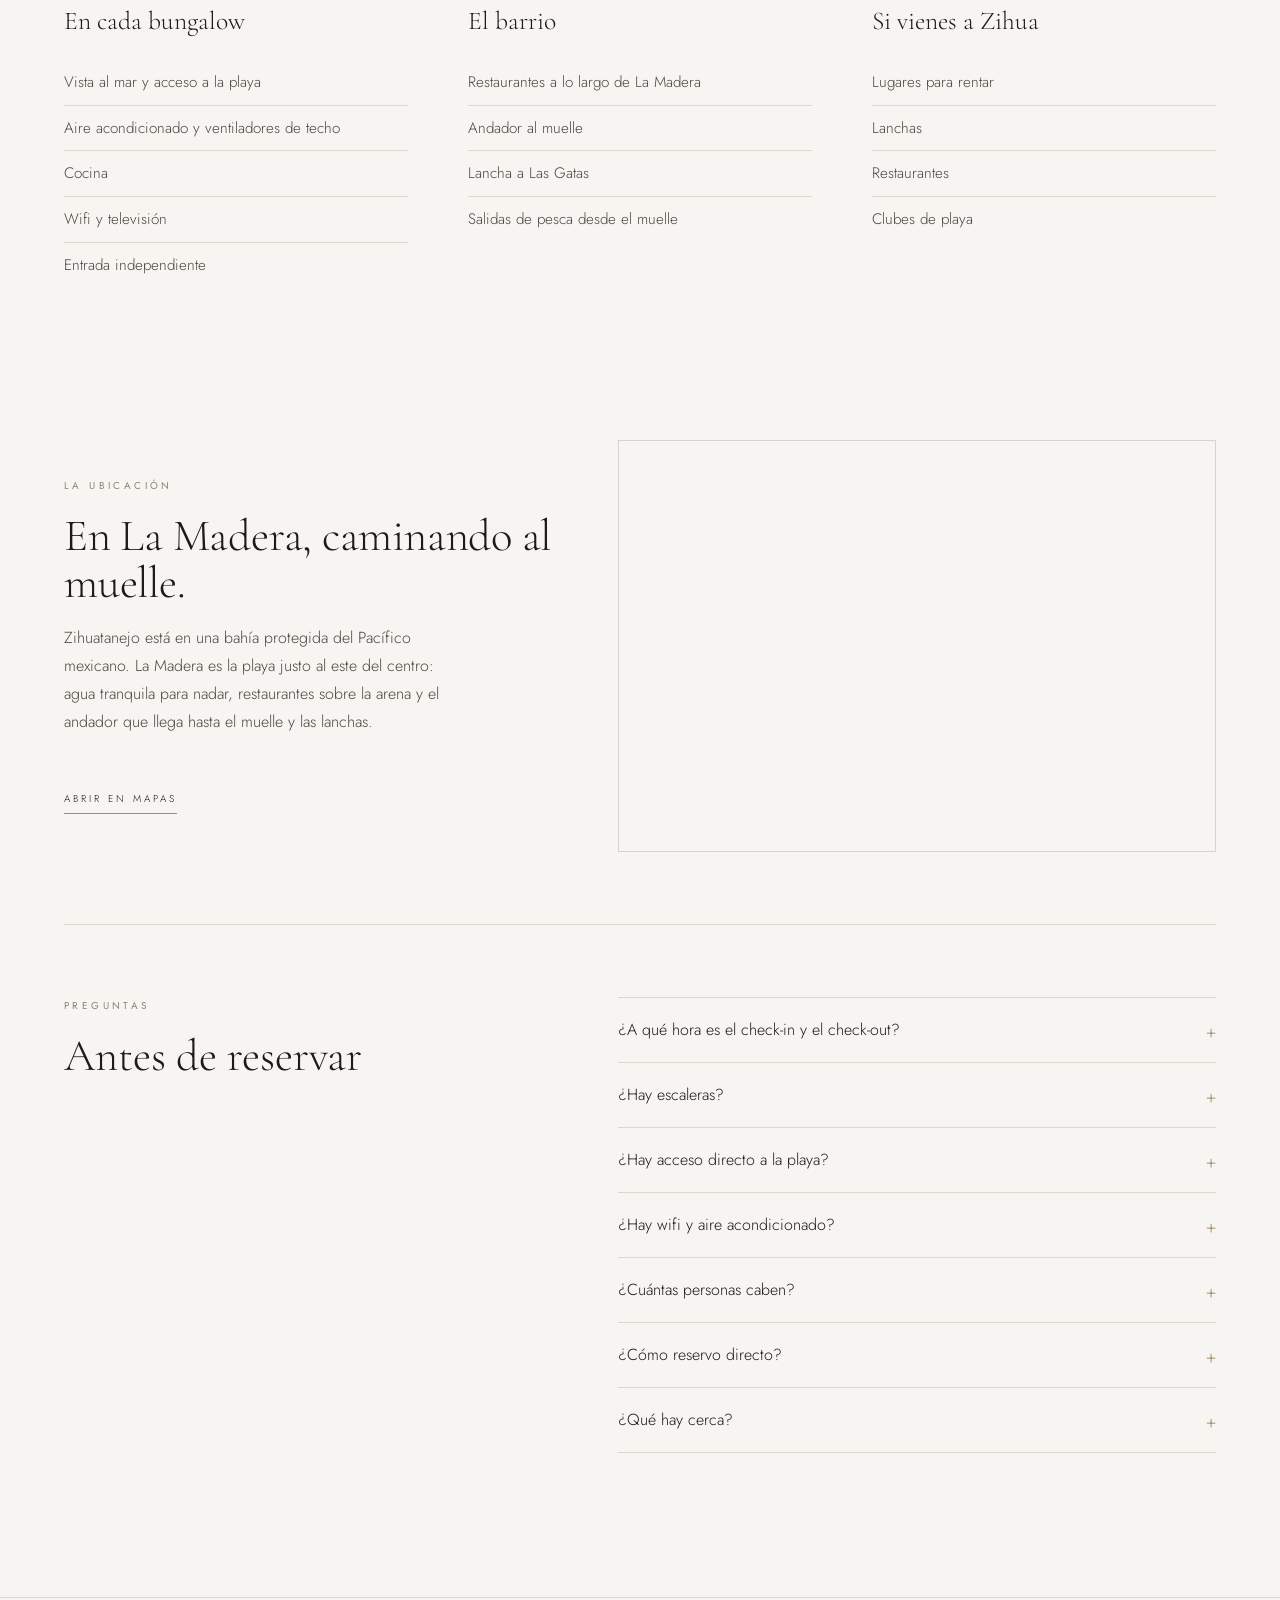
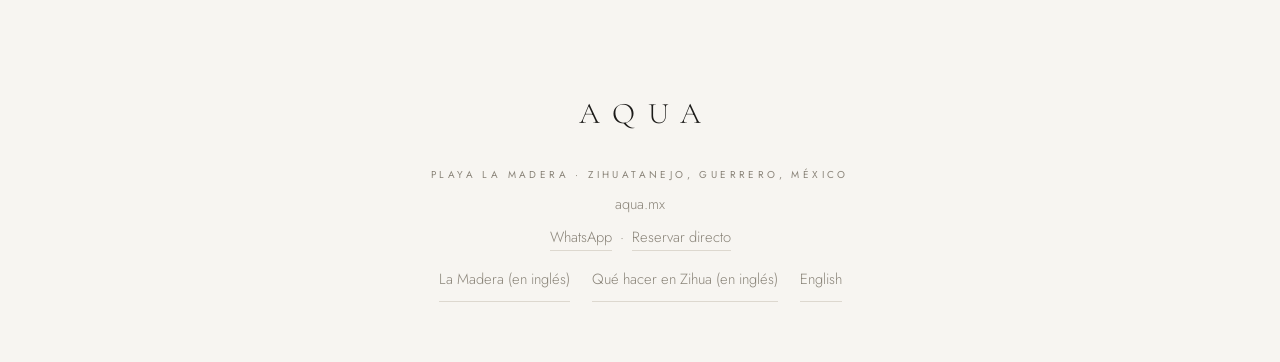
<file: es/index.html>
<!doctype html>
<!-- Spanish version of index.html, generated 11/10 (HAZE). Keep in step with the English page. -->
<html lang="es-MX">
<head>
<meta charset="utf-8">
<meta name="viewport" content="width=device-width, initial-scale=1">
<title>Aqua Residence · Bungalows frente al mar en Playa La Madera, Zihuatanejo</title>
<meta name="description" content="Tres bungalows privados frente al mar en Playa La Madera, Zihuatanejo: Oasis, Brisas y Olas. Cada uno para 4 personas, con aire acondicionado, cocina y vista al mar. Reserva en Airbnb o directo con el dueño.">
<link rel="canonical" href="https://aqua.mx/es/">
<link rel="alternate" hreflang="en" href="https://aqua.mx/">
<link rel="alternate" hreflang="es" href="https://aqua.mx/es/">
<link rel="alternate" hreflang="x-default" href="https://aqua.mx/">
<meta property="og:title" content="Aqua Residence · Bungalows frente al mar en Playa La Madera, Zihuatanejo">
<meta property="og:description" content="Tres bungalows privados en Playa La Madera, a unos pasos de la arena y del andador al muelle. Cada uno para 4 personas.">
<meta property="og:image" content="https://aqua.mx/img/aqua-sunrise.jpg">
<meta property="og:image:width" content="1280">
<meta property="og:image:height" content="720">
<meta property="og:image:alt" content="Aqua Residence al amanecer, sobre la bahía de Zihuatanejo">
<meta property="og:url" content="https://aqua.mx/es/">
<meta property="og:site_name" content="Aqua Residence">
<meta property="og:type" content="website">
<meta property="og:locale" content="es_MX">
<meta property="og:locale:alternate" content="en_US">
<meta name="twitter:card" content="summary_large_image">
<link rel="icon" href="data:image/svg+xml,%3Csvg xmlns='http://www.w3.org/2000/svg' viewBox='0 0 64 64'%3E%3Crect width='64' height='64' fill='%232f3830'/%3E%3Ctext x='32' y='45' font-family='Georgia,serif' font-size='40' fill='%23f7f5f1' text-anchor='middle'%3EA%3C/text%3E%3C/svg%3E">
<link rel="apple-touch-icon" href="/img/aqua-sunrise.jpg">
<link rel="preload" as="image" type="image/avif" href="/img/hero-poster-p.avif" media="(max-aspect-ratio: 3/4)" fetchpriority="high">
<link rel="preload" as="image" type="image/avif" imagesrcset="/img/hero-poster-1280.avif 1280w, /img/hero-poster-1920.avif 1920w" imagesizes="100vw" media="(min-aspect-ratio: 3001/4000)" fetchpriority="high">
<script type="application/ld+json">
{
  "@context": "https://schema.org",
  "@type": "LodgingBusiness",
  "@id": "https://aqua.mx/#aqua",
  "name": "Aqua Residence",
  "description": "Three private beachfront bungalows on La Madera Beach in Zihuatanejo: Oasis, Brisas and Olas. Each has its own entrance, air conditioning and a view of the water.",
  "url": "https://aqua.mx/",
  "image": ["https://aqua.mx/img/aqua-sunrise.jpg", "https://aqua.mx/img/aqua-terrace.jpg", "https://aqua.mx/img/oasis-2.jpg", "https://aqua.mx/img/brisas-2.jpg", "https://aqua.mx/img/olas-0.jpg"],
  "telephone": "+1-305-766-1122",
  "address": { "@type": "PostalAddress", "streetAddress": "Playa La Madera", "addressLocality": "Zihuatanejo", "addressRegion": "Guerrero", "addressCountry": "MX" },
  "hasMap": "https://www.google.com/maps/search/La+Madera+Beach+Zihuatanejo",
  "amenityFeature": [
    { "@type": "LocationFeatureSpecification", "name": "Beach access", "value": true },
    { "@type": "LocationFeatureSpecification", "name": "Ocean view", "value": true },
    { "@type": "LocationFeatureSpecification", "name": "Air conditioning", "value": true },
    { "@type": "LocationFeatureSpecification", "name": "Kitchen", "value": true },
    { "@type": "LocationFeatureSpecification", "name": "Wifi", "value": true }
  ],
  "containsPlace": [
    { "@type": "Accommodation", "name": "Oasis", "numberOfBedrooms": 2, "numberOfBathroomsTotal": 2, "occupancy": { "@type": "QuantitativeValue", "maxValue": 4 }, "image": "https://aqua.mx/img/oasis-2.jpg", "sameAs": "https://www.airbnb.com/rooms/1482174106685324417" },
    { "@type": "Accommodation", "name": "Brisas", "numberOfBedrooms": 2, "numberOfBathroomsTotal": 1, "occupancy": { "@type": "QuantitativeValue", "maxValue": 4 }, "image": "https://aqua.mx/img/brisas-2.jpg", "sameAs": "https://www.airbnb.com/rooms/1482157264577134834" },
    { "@type": "Accommodation", "name": "Olas", "numberOfBedrooms": 2, "numberOfBathroomsTotal": 1, "occupancy": { "@type": "QuantitativeValue", "maxValue": 4 }, "image": "https://aqua.mx/img/olas-0.jpg", "sameAs": "https://www.airbnb.com/rooms/1379307056800954871" }
  ]
}
</script>
<style>
  /* Fonts are self-hosted copies of the Google Fonts files (latin + latin-ext), same faces and weights as before. */
  @font-face { font-family: "Cormorant Garamond"; font-style: normal; font-weight: 300 400; font-display: swap; src: url(/fonts/cormorant-latin-ext.woff2) format("woff2"); unicode-range: U+0100-02BA, U+02BD-02C5, U+02C7-02CC, U+02CE-02D7, U+02DD-02FF, U+0304, U+0308, U+0329, U+1D00-1DBF, U+1E00-1E9F, U+1EF2-1EFF, U+2020, U+20A0-20AB, U+20AD-20C4, U+2113, U+2C60-2C7F, U+A720-A7FF; }
  @font-face { font-family: "Cormorant Garamond"; font-style: normal; font-weight: 300 400; font-display: swap; src: url(/fonts/cormorant-latin.woff2) format("woff2"); unicode-range: U+0000-00FF, U+0131, U+0152-0153, U+02BB-02BC, U+02C6, U+02DA, U+02DC, U+0304, U+0308, U+0329, U+2000-206F, U+20AC, U+2122, U+2191, U+2193, U+2212, U+2215, U+FEFF, U+FFFD; }
  @font-face { font-family: "Jost"; font-style: normal; font-weight: 200 400; font-display: swap; src: url(/fonts/jost-latin-ext.woff2) format("woff2"); unicode-range: U+0100-02BA, U+02BD-02C5, U+02C7-02CC, U+02CE-02D7, U+02DD-02FF, U+0304, U+0308, U+0329, U+1D00-1DBF, U+1E00-1E9F, U+1EF2-1EFF, U+2020, U+20A0-20AB, U+20AD-20C4, U+2113, U+2C60-2C7F, U+A720-A7FF; }
  @font-face { font-family: "Jost"; font-style: normal; font-weight: 200 400; font-display: swap; src: url(/fonts/jost-latin.woff2) format("woff2"); unicode-range: U+0000-00FF, U+0131, U+0152-0153, U+02BB-02BC, U+02C6, U+02DA, U+02DC, U+0304, U+0308, U+0329, U+2000-206F, U+20AC, U+2122, U+2191, U+2193, U+2212, U+2215, U+FEFF, U+FFFD; }

  :root {
    --bone: #f7f5f1;
    --ink: #1c1b19;
    --soft: #8a8479;
    --line: #ddd8cf;
    --gold: #a08c6a;
    --deep: #2f3830;
    --display: "Cormorant Garamond", Georgia, serif;
    --sans: "Jost", -apple-system, "Segoe UI", Helvetica, Arial, sans-serif;
    --ease: cubic-bezier(.22,1,.36,1);
  }
  * { box-sizing: border-box; }
  html { scroll-behavior: smooth; }
  body {
    margin: 0; background: var(--bone); color: var(--ink);
    font-family: var(--sans); font-weight: 300; font-size: 16px; line-height: 1.75;
    -webkit-font-smoothing: antialiased;
  }
  img { display: block; width: 100%; height: 100%; object-fit: cover; }
  picture { display: contents; }
  a { color: inherit; text-decoration: none; }
  .wrap { width: min(1240px, 100% - 10vw); margin-inline: auto; }
  .eyebrow { font-size: 10px; letter-spacing: .34em; text-transform: uppercase; color: var(--soft); font-weight: 400; }
  .display { font-family: var(--display); font-weight: 300; line-height: 1.06; letter-spacing: -.005em; }

  /* Top bar */
  .bar {
    position: fixed; inset: 0 0 auto; z-index: 30; display: flex; align-items: center;
    justify-content: space-between; padding: 22px clamp(20px, 5vw, 60px); color: #fff;
    transition: background .5s var(--ease), color .5s var(--ease), padding .5s var(--ease);
  }
  .bar.solid { background: rgb(247 245 241 / .96); color: var(--ink); padding-block: 14px; border-bottom: 1px solid var(--line); backdrop-filter: blur(6px); }
  .bar .mark { font-family: var(--display); font-size: 21px; letter-spacing: .42em; padding-left: .42em; }
  .bar nav { display: none; gap: clamp(18px, 2.2vw, 34px); }
  @media (min-width: 1040px) { .bar nav { display: flex; } }
  .bar nav a { font-size: 10px; letter-spacing: .24em; text-transform: uppercase; opacity: .86; padding: 9px 0 5px; border-bottom: 1px solid transparent; transition: opacity .3s var(--ease), border-color .3s var(--ease); }
  .bar nav a:hover { opacity: 1; border-color: currentColor; }
  .bar .cta {
    font-size: 10px; letter-spacing: .26em; text-transform: uppercase; border: 1px solid currentColor;
    padding: 11px 20px; transition: background .4s var(--ease), color .4s var(--ease), border-color .4s var(--ease);
  }
  .bar .cta:hover { background: var(--gold); border-color: var(--gold); color: #fff; }
  .bar.solid .cta { border-color: var(--ink); }
  .bar .right { display: flex; align-items: center; gap: 14px; }
  .bar .lang { font-size: 10px; letter-spacing: .24em; padding: 10px 8px 10px 10px; min-width: 40px; text-align: center; opacity: .86; }
  footer .more { display: flex; flex-wrap: wrap; justify-content: center; gap: 0 22px; }
  footer .more a { padding: 8px 0; }

  /* Location */
  .place { display: grid; gap: 34px; padding: clamp(50px, 8vh, 110px) 0; }
  @media (min-width: 900px) { .place { grid-template-columns: .9fr 1.1fr; gap: 64px; align-items: center; } }
  .place h4 { font-family: var(--display); font-weight: 300; font-size: clamp(1.9rem, 1.2rem + 2vw, 3rem); margin: 18px 0 0; }
  .place p { color: #4b4740; max-width: 44ch; }
  .place .map { aspect-ratio: 16 / 11; border: 1px solid var(--line); filter: grayscale(1) contrast(.95); transition: filter .6s var(--ease); }
  .place .map:hover { filter: grayscale(0); }
  .place iframe { width: 100%; height: 100%; border: 0; display: block; }

  /* Hero */
  .hero { position: relative; height: 100svh; min-height: 560px; overflow: hidden; display: grid; place-items: center; text-align: center; color: #fff; }
  .hero .shot { position: absolute; inset: 0; }
  /* The poster frame paints first (it is the LCP image); the video loads after the page and plays over it. */
  .hero .hero-poster img { position: absolute; inset: 0; width: 100%; height: 100%; object-fit: cover; }
  .hero .hero-video { position: absolute; inset: 0; width: 100%; height: 100%; object-fit: cover; display: block; }
  /* The still is the fallback: shown until the video can play, and kept for reduced motion. */
  .hero .hero-still { position: absolute; inset: 0; width: 100%; height: 100%; object-fit: cover; opacity: 0; transition: opacity .6s var(--ease); }
  .hero .shot.no-video .hero-video { display: none; }
  .hero .shot.no-video .hero-still { opacity: 1; }
  @media (prefers-reduced-motion: reduce) {
    .hero .hero-video { display: none; }
    .hero .hero-still { opacity: 1; }
  }
  .hero .shot::after { content: ""; position: absolute; inset: 0; background: linear-gradient(180deg, rgb(12 11 10 / .34), rgb(12 11 10 / .14) 42%, rgb(12 11 10 / .6)); }
  .hero .inner { position: relative; padding: 0 24px; }
  .hero h1 { margin: 0; font-size: clamp(3.6rem, 1.5rem + 11vw, 10rem); letter-spacing: .04em; }
  .hero .under { margin-top: 18px; display: flex; flex-direction: column; align-items: center; gap: 14px; }
  .hero .eyebrow { color: rgb(255 255 255 / .84); }
  .rule-sm { width: 52px; height: 1px; background: rgb(255 255 255 / .5); }
  .scroll { position: absolute; bottom: 30px; left: 50%; translate: -50% 0; font-size: 9px; letter-spacing: .3em; text-transform: uppercase; color: rgb(255 255 255 / .75); }
  .scroll::after { content: ""; display: block; width: 1px; height: 34px; margin: 10px auto 0; background: linear-gradient(rgb(255 255 255 / .8), transparent); }

  /* Reveal */
  .rise { opacity: 0; transform: translateY(26px); transition: opacity 1.1s var(--ease), transform 1.1s var(--ease); }
  .rise.in { opacity: 1; transform: none; }
  @media (prefers-reduced-motion: reduce) { .rise { opacity: 1; transform: none; } }

  /* Statement */
  .band { background: var(--deep); color: #eeeae2; }
  .statement { padding: clamp(90px, 14vh, 180px) 0; text-align: center; }
  .statement .eyebrow { color: rgb(238 234 226 / .62); }
  .statement h2 { margin: 26px auto 0; font-size: clamp(2.1rem, 1rem + 4vw, 4.2rem); max-width: 19ch; }
  .statement p { margin: 30px auto 0; max-width: 56ch; color: rgb(238 234 226 / .82); font-size: clamp(.92rem, .85rem + .2vw, 1.02rem); letter-spacing: .04em; }

  /* Bungalow chapters */
  .chapter { display: grid; gap: clamp(28px, 5vw, 70px); align-items: center; padding: clamp(40px, 7vh, 90px) 0; }
  @media (min-width: 900px) {
    .chapter { grid-template-columns: 1.08fr .92fr; }
    .chapter.flip .media { order: 2; }
  }
  .chapter .media { aspect-ratio: 5 / 6; overflow: hidden; }
  .chapter .media img { transition: transform 1.4s var(--ease); }
  .chapter:hover .media img { transform: scale(1.035); }
  .chapter .no { font-family: var(--display); font-size: 13px; letter-spacing: .3em; color: var(--gold); }
  .chapter h3 { margin: 12px 0 0; font-size: clamp(2.4rem, 1.4rem + 3.2vw, 4rem); }
  .chapter .spec { display: flex; flex-wrap: wrap; gap: 10px 26px; margin: 22px 0 0; padding: 18px 0 0; border-top: 1px solid var(--line); font-size: 11px; letter-spacing: .2em; text-transform: uppercase; color: var(--soft); }
  .chapter p { margin: 22px 0 0; color: #4b4740; max-width: 46ch; }
  .link { display: inline-block; margin-top: 30px; font-size: 10px; letter-spacing: .3em; text-transform: uppercase; border-bottom: 1px solid var(--gold); padding: 8px 0 6px; transition: color .4s var(--ease), border-color .4s var(--ease), letter-spacing .4s var(--ease); }
  .link:hover { color: var(--gold); letter-spacing: .34em; }

  /* Full-bleed break */
  .bleed { position: relative; height: clamp(360px, 62svh, 640px); overflow: hidden; display: grid; place-items: center; text-align: center; color: #fff; margin: clamp(30px, 6vh, 80px) 0; }
  .bleed .shot { position: absolute; inset: 0; }
  .bleed .shot::after { content: ""; position: absolute; inset: 0; background: rgb(12 11 10 / .34); }
  .bleed q { position: relative; font-family: var(--display); font-style: italic; font-weight: 300; font-size: clamp(1.6rem, 1rem + 2.6vw, 3rem); max-width: 22ch; quotes: none; padding: 0 24px; }

  /* Details */
  .details { display: grid; gap: 44px; padding: clamp(60px, 9vh, 120px) 0; }
  @media (min-width: 820px) { .details { grid-template-columns: repeat(3, 1fr); gap: 60px; } }
  .details h4 { font-family: var(--display); font-size: 1.6rem; font-weight: 300; margin: 0 0 16px; }
  .details ul { list-style: none; margin: 0; padding: 0; }
  .details li { padding: 9px 0; border-bottom: 1px solid var(--line); color: #4b4740; font-size: .95rem; }
  .details li:last-child { border-bottom: 0; }

  /* Gallery */
  .gallery-head { display: flex; align-items: baseline; justify-content: space-between; gap: 20px; }
  .gallery { display: grid; grid-auto-flow: column; grid-auto-columns: min(78vw, 560px); gap: 18px; overflow-x: auto; scroll-snap-type: x mandatory; padding: 28px 0 10px; scrollbar-width: none; }
  .gallery::-webkit-scrollbar { display: none; }
  .gallery figure { margin: 0; aspect-ratio: 4 / 3; overflow: hidden; scroll-snap-align: center; }

  /* Footer */
  footer { padding: clamp(70px, 10vh, 130px) 0 60px; text-align: center; border-top: 1px solid var(--line); margin-top: clamp(40px, 8vh, 90px); }
  footer .mark { font-family: var(--display); font-size: 30px; letter-spacing: .42em; padding-left: .42em; }
  footer .rows { margin-top: 26px; display: grid; gap: 8px; color: var(--soft); font-size: .92rem; }
  footer a { border-bottom: 1px solid var(--line); padding-bottom: 2px; }

  /* Chat launcher */
  .chat {
    position: fixed; right: clamp(16px, 3vw, 34px); bottom: clamp(16px, 3vw, 34px); z-index: 40;
    display: inline-flex; align-items: center; gap: 10px; background: var(--ink); color: var(--bone);
    padding: 15px 22px; border-radius: 2px; font-size: 10px; letter-spacing: .28em; text-transform: uppercase;
    box-shadow: 0 18px 40px -22px rgb(0 0 0 / .8); transition: background .4s var(--ease), letter-spacing .4s var(--ease);
  }
  .chat:hover { background: var(--gold); letter-spacing: .32em; }
  .chat svg { width: 15px; height: 15px; fill: currentColor; }

  /* Chat panel (chat.js builds the markup) */
  .chatbox {
    position: fixed; right: clamp(16px, 3vw, 34px); bottom: calc(clamp(16px, 3vw, 34px) + 66px); z-index: 45;
    width: min(384px, calc(100vw - 32px)); max-height: min(560px, 74svh);
    background: var(--bone); border: 1px solid var(--line); display: none; flex-direction: column;
    box-shadow: 0 30px 70px -30px rgb(28 27 25 / .55);
  }
  .chatbox.open { display: flex; }
  .chatbox-top { display: flex; align-items: center; justify-content: space-between; padding: 18px 20px; border-bottom: 1px solid var(--line); }
  .chatbox-name { font-family: var(--display); font-size: 1.5rem; font-weight: 300; letter-spacing: .3em; padding-left: .3em; }
  .chatbox-sub { font-size: 9px; letter-spacing: .3em; text-transform: uppercase; color: var(--soft); }
  .chatbox-x { border: 0; background: none; font-size: 20px; line-height: 1; color: var(--soft); cursor: pointer; }
  .chatbox-log { padding: 18px 20px; overflow-y: auto; display: flex; flex-direction: column; gap: 12px; flex: 1; }
  .msg { font-size: .92rem; line-height: 1.65; padding: 12px 15px; max-width: 88%; }
  .msg.bot { background: #fff; border: 1px solid var(--line); align-self: flex-start; }
  .msg.me { background: var(--ink); color: var(--bone); align-self: flex-end; }
  .msg a { border-bottom: 1px solid currentColor; }
  .chatbox-chips { display: flex; flex-wrap: wrap; gap: 8px; padding: 0 20px 14px; }
  .chip {
    border: 1px solid var(--line); background: transparent; padding: 8px 13px; cursor: pointer;
    font-family: var(--sans); font-size: 9px; letter-spacing: .2em; text-transform: uppercase; color: var(--soft);
    transition: border-color .3s var(--ease), color .3s var(--ease);
  }
  .chip:hover { border-color: var(--gold); color: var(--ink); }
  .chatbox-form { display: flex; gap: 10px; padding: 14px 20px; border-top: 1px solid var(--line); }
  .chatbox-form input { flex: 1; border: 1px solid var(--line); background: #fff; padding: 11px 13px; font-family: var(--sans); font-weight: 300; font-size: .92rem; }
  .chatbox-form input:focus { outline: 1px solid var(--gold); outline-offset: 1px; }
  .chatbox-form button { border: 0; background: var(--ink); color: var(--bone); padding: 11px 18px; font-family: var(--sans); font-size: 9px; letter-spacing: .24em; text-transform: uppercase; cursor: pointer; }
  .chatbox-form button:hover { background: var(--gold); }
  .chatbox-wa { display: block; text-align: center; padding: 13px; font-size: 9px; letter-spacing: .24em; text-transform: uppercase; color: var(--soft); border-top: 1px solid var(--line); }
  .chatbox-wa:hover { color: var(--ink); }
  /* Book direct (11/10): a request form that opens a prefilled WhatsApp message to Diego. No backend, no payment. */
  .actions { display: flex; flex-wrap: wrap; align-items: center; gap: 18px 30px; margin-top: 30px; }
  .actions .link { margin-top: 0; }
  .direct-btn {
    font-family: var(--sans); font-weight: 400; font-size: 10px; letter-spacing: .26em; text-transform: uppercase;
    background: var(--deep); color: var(--bone); border: 1px solid var(--deep); padding: 14px 22px; cursor: pointer;
    transition: background .4s var(--ease), border-color .4s var(--ease);
  }
  .direct-btn:hover, .direct-btn:focus-visible { background: var(--gold); border-color: var(--gold); }
  .direct-note { margin: 0 auto; padding: 0 0 clamp(20px, 4vh, 40px); max-width: 60ch; text-align: center; font-size: .9rem; color: var(--soft); }
  .direct-note a { border-bottom: 1px solid var(--gold); color: var(--ink); }
  .book { margin: auto; border: 1px solid var(--line); padding: 0; width: min(520px, calc(100vw - 32px)); max-height: calc(100svh - 32px); background: var(--bone); color: var(--ink); }
  .book::backdrop { background: rgb(28 27 25 / .55); }
  .book form { padding: 26px clamp(20px, 5vw, 34px) 28px; display: grid; gap: 14px; }
  .book .top { display: flex; justify-content: space-between; align-items: flex-start; gap: 16px; }
  .book h2 { font-family: var(--display); font-weight: 300; font-size: 2rem; line-height: 1.1; margin: 6px 0 0; }
  .book .x { border: 0; background: none; font-size: 26px; line-height: 1; color: var(--soft); cursor: pointer; padding: 4px 6px; }
  .book .two { display: grid; grid-template-columns: 1fr 1fr; gap: 12px; }
  .book label { display: grid; gap: 6px; font-size: 9px; letter-spacing: .24em; text-transform: uppercase; color: var(--soft); font-weight: 400; }
  .book input, .book select, .book textarea {
    font-family: var(--sans); font-weight: 300; font-size: 16px; color: var(--ink); background: #fff;
    border: 1px solid var(--line); border-radius: 0; padding: 11px 12px; width: 100%; min-width: 0; letter-spacing: 0; text-transform: none;
  }
  .book input:focus, .book select:focus, .book textarea:focus { outline: 1px solid var(--gold); outline-offset: 1px; }
  .book textarea { min-height: 76px; resize: vertical; }
  .book .err { color: #8a2f22; font-size: .85rem; margin: 0; }
  .book .err:empty { display: none; }
  .book .send { font-family: var(--sans); font-weight: 400; font-size: 10px; letter-spacing: .26em; text-transform: uppercase; background: var(--ink); color: var(--bone); border: 0; padding: 16px; cursor: pointer; margin-top: 4px; }
  .book .send:hover { background: var(--gold); }
  .book .fine { font-size: .8rem; color: var(--soft); margin: 0; line-height: 1.55; }

  /* FAQ (11/10): native details/summary, no script. Same answers feed the FAQPage JSON-LD. */
  .faq { padding: clamp(50px, 8vh, 110px) 0; border-top: 1px solid var(--line); }
  .faq h2 { font-family: var(--display); font-weight: 300; font-size: clamp(1.9rem, 1.2rem + 2vw, 3rem); line-height: 1.1; margin: 18px 0 clamp(22px, 4vh, 40px); }
  .faq details { border-bottom: 1px solid var(--line); }
  .faq details:first-of-type { border-top: 1px solid var(--line); }
  .faq summary { list-style: none; cursor: pointer; display: flex; justify-content: space-between; align-items: center; gap: 18px; padding: 18px 0; min-height: 44px; font-size: 1rem; color: var(--ink); }
  .faq summary::-webkit-details-marker { display: none; }
  .faq summary::after { content: "+"; font-family: var(--display); font-size: 1.6rem; line-height: 1; color: var(--gold); transition: transform .4s var(--ease); flex: none; }
  .faq details[open] summary::after { transform: rotate(45deg); }
  .faq summary:focus-visible { outline: 1px solid var(--gold); outline-offset: 4px; }
  .faq details p { margin: 0; padding: 0 0 20px; max-width: 62ch; color: #4b4740; font-size: .95rem; }
  @media (min-width: 900px) { .faq { display: grid; grid-template-columns: .9fr 1.1fr; gap: 64px; align-items: start; } .faq h2 { margin-bottom: 0; } }

  /* 11/10 Daniel: "the layout of these two buttons could be better" -> one balanced pair: same size, side by side, primary filled + secondary outlined. */
  .actions { display: grid; grid-template-columns: 1fr 1fr; gap: 10px; align-items: stretch; margin-top: 28px; max-width: 460px; }
  .actions .direct-btn, .actions .link { display: flex; align-items: center; justify-content: center; min-height: 50px; margin: 0; padding: 0 12px; box-sizing: border-box; font-family: var(--sans); font-size: 10px; letter-spacing: .22em; text-transform: uppercase; text-align: center; line-height: 1.3; }
  .actions .link { border: 1px solid var(--ink); color: var(--ink); background: transparent; }
  .actions .link:hover, .actions .link:focus-visible { background: var(--ink); color: var(--bone); letter-spacing: .22em; }
  @media (max-width: 340px) { .actions { grid-template-columns: 1fr; } }
</style>
<script type="application/ld+json">
{
 "@context": "https://schema.org",
 "@type": "FAQPage",
 "inLanguage": "es",
 "mainEntity": [
  {
   "@type": "Question",
   "name": "¿A qué hora es el check-in y el check-out?",
   "acceptedAnswer": {
    "@type": "Answer",
    "text": "El check-in es después de las 3:00 PM y el check-out antes de las 11:00 AM. La entrada es autónoma, con cerradura inteligente."
   }
  },
  {
   "@type": "Question",
   "name": "¿Hay escaleras?",
   "acceptedAnswer": {
    "@type": "Answer",
    "text": "Sí. A los bungalows se llega por escaleras y andadores públicos compartidos, desde la playa o desde la calle Eva Sámano. Diego advierte que la zona no es adecuada para personas con movilidad reducida."
   }
  },
  {
   "@type": "Question",
   "name": "¿Hay acceso directo a la playa?",
   "acceptedAnswer": {
    "@type": "Answer",
    "text": "Sí. Aqua está sobre Playa La Madera, y cada bungalow tiene acceso a la playa y vista al mar."
   }
  },
  {
   "@type": "Question",
   "name": "¿Hay wifi y aire acondicionado?",
   "acceptedAnswer": {
    "@type": "Answer",
    "text": "Sí. Cada bungalow tiene wifi, y cada recámara tiene aire acondicionado y ventilador de techo."
   }
  },
  {
   "@type": "Question",
   "name": "¿Cuántas personas caben?",
   "acceptedAnswer": {
    "@type": "Answer",
    "text": "Cada bungalow tiene dos recámaras y es para 4 personas. Si reservas los tres, caben hasta 12."
   }
  },
  {
   "@type": "Question",
   "name": "¿Cómo reservo directo?",
   "acceptedAnswer": {
    "@type": "Answer",
    "text": "Toca \"Reservar directo con Diego\" en cualquier bungalow. Se abre WhatsApp con tus fechas escritas para Diego, el dueño, que te confirma disponibilidad y tarifa. Los tres bungalows también están en Airbnb."
   }
  },
  {
   "@type": "Question",
   "name": "¿Qué hay cerca?",
   "acceptedAnswer": {
    "@type": "Answer",
    "text": "Hay restaurantes a lo largo de La Madera, y el andador lleva al muelle, de donde salen las lanchas a Playa Las Gatas y los viajes de pesca. La Plaza Municipal y el andador del centro están a unos 5 minutos a pie."
   }
  }
 ]
}
</script>
</head>
<body>

<header class="bar">
  <a class="mark" href="#top">AQUA</a>
  <nav>
    <a href="#residence">La casa</a>
    <a href="#bungalows">Bungalows</a>
    <a href="#location">La Madera</a>
  </nav>
  <div class="right">
    <a class="lang" href="/" hreflang="en" lang="en">EN</a>
    <a class="cta" href="#bungalows">Reservar</a>
  </div>
</header>

<section class="hero" id="top">
  <div class="shot">
    <picture class="hero-poster">
      <source type="image/avif" media="(max-aspect-ratio: 3/4)" srcset="/img/hero-poster-p.avif">
      <source type="image/webp" media="(max-aspect-ratio: 3/4)" srcset="/img/hero-poster-p.webp">
      <source type="image/avif" srcset="/img/hero-poster-1280.avif 1280w, /img/hero-poster-1920.avif 1920w" sizes="100vw">
      <source type="image/webp" srcset="/img/hero-poster-1280.webp 1280w, /img/hero-poster-1920.webp 1920w" sizes="100vw">
      <img src="/img/aqua-hero-poster.jpg" width="1920" height="1080" fetchpriority="high" alt="">
    </picture>
    <video class="hero-video" muted loop playsinline preload="none"
      data-hd="/img/hero-1080.mp4" data-sd="/img/hero-720.mp4" data-m="/img/hero-m.mp4" data-mw="/img/hero-m.webm"
      aria-label="Vista aérea de Aqua Residence desde la bahía"></video>
    <img class="hero-still" data-src="/img/aqua-sunrise.jpg" width="1280" height="720" alt="Aqua Residence al amanecer, sobre la bahía de Zihuatanejo">
  </div>
  <div class="inner">
    <h1 class="display">Aqua</h1>
    <div class="under">
      <div class="rule-sm"></div>
      <div class="eyebrow">Playa La Madera · Zihuatanejo</div>
    </div>
  </div>
  <div class="scroll">Desliza</div>
</section>

<main>
  <div class="band" id="residence"><section class="wrap statement rise">
    <div class="eyebrow">La residencia</div>
    <h2 class="display">Tres bungalows privados, sobre la arena.</h2>
    <p>Aqua está justo sobre Playa La Madera. Hay restaurantes a lo largo de la playa, el andador al muelle queda a unos minutos caminando y del muelle salen las lanchas a Las Gatas. Cada bungalow tiene entrada independiente, aire acondicionado y vista al mar.</p>
  </section></div>

  <div class="wrap" id="bungalows">
    <article class="chapter rise">
      <div class="media"><picture><source type="image/avif" data-srcset="/img/oasis-2-960.avif 960w, /img/oasis-2-1600.avif 1600w" sizes="(min-width: 900px) 52vw, 90vw"><source type="image/webp" data-srcset="/img/oasis-2-960.webp 960w, /img/oasis-2-1600.webp 1600w" sizes="(min-width: 900px) 52vw, 90vw"><img data-src="/img/oasis-2.jpg" width="1920" height="1280" alt="Oasis: sala abierta con hamaca y el mar al fondo" loading="lazy" decoding="async"></picture><noscript><img src="/img/oasis-2.jpg" width="1920" height="1280" alt="Oasis: sala abierta con hamaca y el mar al fondo" loading="lazy"></noscript></div>
      <div>
        <div class="no">01</div>
        <h3 class="display">Oasis</h3>
        <div class="spec"><span>2 recámaras</span><span>2 baños</span><span>Para 4</span></div>
        <p>El más grande de los tres. Una cama king, una segunda recámara con cama queen y baño propio, y un amplio patio privado en el primer piso, a unos pasos del agua.</p>
        <div class="actions">
          <button type="button" class="direct-btn" data-book="oasis">Reservar directo</button>
          <a class="link" href="https://www.airbnb.com/rooms/1482174106685324417" target="_blank" rel="noopener" data-unit="oasis">Ver en Airbnb</a>
        </div>
      </div>
    </article>

    <article class="chapter flip rise">
      <div class="media"><picture><source type="image/avif" data-srcset="/img/brisas-2-960.avif 960w, /img/brisas-2-1600.avif 1600w" sizes="(min-width: 900px) 52vw, 90vw"><source type="image/webp" data-srcset="/img/brisas-2-960.webp 960w, /img/brisas-2-1600.webp 1600w" sizes="(min-width: 900px) 52vw, 90vw"><img data-src="/img/brisas-2.jpg" width="1920" height="1280" alt="Brisas: terraza con vista a la bahía" loading="lazy" decoding="async"></picture><noscript><img src="/img/brisas-2.jpg" width="1920" height="1280" alt="Brisas: terraza con vista a la bahía" loading="lazy"></noscript></div>
      <div>
        <div class="no">02</div>
        <h3 class="display">Brisas</h3>
        <div class="spec"><span>2 recámaras</span><span>1 baño</span><span>Para 4</span></div>
        <p>Frente al mar, con cama queen, aire acondicionado y ventilador de techo en cada recámara, y el agua justo debajo de la terraza.</p>
        <div class="actions">
          <button type="button" class="direct-btn" data-book="brisas">Reservar directo</button>
          <a class="link" href="https://www.airbnb.com/rooms/1482157264577134834" target="_blank" rel="noopener" data-unit="brisas">Ver en Airbnb</a>
        </div>
      </div>
    </article>

    <article class="chapter rise">
      <div class="media"><picture><source type="image/avif" data-srcset="/img/olas-0-960.avif 960w, /img/olas-0-1600.avif 1600w" sizes="(min-width: 900px) 52vw, 90vw"><source type="image/webp" data-srcset="/img/olas-0-960.webp 960w, /img/olas-0-1600.webp 1600w" sizes="(min-width: 900px) 52vw, 90vw"><img data-src="/img/olas-0.jpg" width="1920" height="1280" alt="Olas: terraza comedor con vista al mar" loading="lazy" decoding="async"></picture><noscript><img src="/img/olas-0.jpg" width="1920" height="1280" alt="Olas: terraza comedor con vista al mar" loading="lazy"></noscript></div>
      <div>
        <div class="no">03</div>
        <h3 class="display">Olas</h3>
        <div class="spec"><span>2 recámaras</span><span>1 baño</span><span>Para 4</span></div>
        <p>Frente al mar, una cama queen en cada recámara y una terraza comedor sobre la arena, donde la playa se junta con las rocas.</p>
        <div class="actions">
          <button type="button" class="direct-btn" data-book="olas">Reservar directo</button>
          <a class="link" href="https://www.airbnb.com/rooms/1379307056800954871" target="_blank" rel="noopener" data-unit="olas">Ver en Airbnb</a>
        </div>
      </div>
    </article>
    <p class="direct-note">Reservar directo es mandarle un WhatsApp a Diego, el dueño, con tus fechas. Él te confirma disponibilidad y tarifa. ¿Prefieres Airbnb? Ahí están los tres bungalows.</p>
  </div>

  <section class="bleed">
    <div class="shot"><picture><source type="image/avif" srcset="/img/aqua-terrace.avif"><source type="image/webp" srcset="/img/aqua-terrace.webp"><img src="/img/aqua-terrace.jpg" width="1280" height="720" alt="La terraza de Aqua, a unos pasos sobre el agua" loading="lazy" decoding="async"></picture></div>
    <q>A unos pasos sobre el agua, en medio de todo.</q>
  </section>

  <section class="wrap details rise">
    <div>
      <h4>En cada bungalow</h4>
      <ul>
        <li>Vista al mar y acceso a la playa</li>
        <li>Aire acondicionado y ventiladores de techo</li>
        <li>Cocina</li>
        <li>Wifi y televisión</li>
        <li>Entrada independiente</li>
      </ul>
    </div>
    <div>
      <h4>El barrio</h4>
      <ul>
        <li>Restaurantes a lo largo de La Madera</li>
        <li>Andador al muelle</li>
        <li>Lancha a Las Gatas</li>
        <li>Salidas de pesca desde el muelle</li>
      </ul>
    </div>
    <div>
      <h4>Si vienes a Zihua</h4>
      <ul>
        <li>Lugares para rentar</li>
        <li>Lanchas</li>
        <li>Restaurantes</li>
        <li>Clubes de playa</li>
      </ul>
    </div>
  </section>

  <section class="wrap place rise" id="location">
    <div>
      <div class="eyebrow">La ubicación</div>
      <h4 class="display">En La Madera, caminando al muelle.</h4>
      <p>Zihuatanejo está en una bahía protegida del Pacífico mexicano. La Madera es la playa justo al este del centro: agua tranquila para nadar, restaurantes sobre la arena y el andador que llega hasta el muelle y las lanchas.</p>
      <a class="link" href="https://www.google.com/maps/search/La+Madera+Beach+Zihuatanejo" target="_blank" rel="noopener">Abrir en mapas</a>
    </div>
    <div class="map">
      <iframe title="Mapa de Playa La Madera, Zihuatanejo" loading="lazy" referrerpolicy="no-referrer-when-downgrade"
        src="https://maps.google.com/maps?q=Playa%20La%20Madera%20Zihuatanejo&z=15&output=embed"></iframe>
    </div>
  </section>

  <section class="wrap faq rise" id="faq" aria-labelledby="faq-title">
    <div>
      <div class="eyebrow">Preguntas</div>
      <h2 id="faq-title">Antes de reservar</h2>
    </div>
    <div>
      <details>
        <summary>¿A qué hora es el check-in y el check-out?</summary>
        <p>El check-in es después de las 3:00 PM y el check-out antes de las 11:00 AM. La entrada es autónoma, con cerradura inteligente.</p>
      </details>
      <details>
        <summary>¿Hay escaleras?</summary>
        <p>Sí. A los bungalows se llega por escaleras y andadores públicos compartidos, desde la playa o desde la calle Eva Sámano. Diego advierte que la zona no es adecuada para personas con movilidad reducida.</p>
      </details>
      <details>
        <summary>¿Hay acceso directo a la playa?</summary>
        <p>Sí. Aqua está sobre Playa La Madera, y cada bungalow tiene acceso a la playa y vista al mar.</p>
      </details>
      <details>
        <summary>¿Hay wifi y aire acondicionado?</summary>
        <p>Sí. Cada bungalow tiene wifi, y cada recámara tiene aire acondicionado y ventilador de techo.</p>
      </details>
      <details>
        <summary>¿Cuántas personas caben?</summary>
        <p>Cada bungalow tiene dos recámaras y es para 4 personas. Si reservas los tres, caben hasta 12.</p>
      </details>
      <details>
        <summary>¿Cómo reservo directo?</summary>
        <p>Toca "Reservar directo con Diego" en cualquier bungalow. Se abre WhatsApp con tus fechas escritas para Diego, el dueño, que te confirma disponibilidad y tarifa. Los tres bungalows también están en Airbnb.</p>
      </details>
      <details>
        <summary>¿Qué hay cerca?</summary>
        <p>Hay restaurantes a lo largo de La Madera, y el andador lleva al muelle, de donde salen las lanchas a Playa Las Gatas y los viajes de pesca. La Plaza Municipal y el andador del centro están a unos 5 minutos a pie.</p>
      </details>
    </div>
  </section>

</main>

<footer>
  <div class="mark">AQUA</div>
  <div class="rows">
    <div class="eyebrow">Playa La Madera · Zihuatanejo, Guerrero, México</div>
    <div>aqua.mx</div>
    <div><a href="https://wa.me/13057661122?text=Hola%2C%20quiero%20preguntar%20por%20Aqua" target="_blank" rel="noopener">WhatsApp</a> &nbsp;·&nbsp; <a href="#bungalows" data-book="any">Reservar directo</a></div>
    <div class="more"><a href="/la-madera-beach-zihuatanejo/" hreflang="en">La Madera (en inglés)</a><a href="/zihuatanejo-things-to-do/" hreflang="en">Qué hacer en Zihua (en inglés)</a><a href="/" hreflang="en" lang="en">English</a></div>
  </div>
</footer>

<a class="chat" href="https://wa.me/13057661122?text=Hola%2C%20quiero%20preguntar%20por%20Aqua" target="_blank" rel="noopener" aria-label="Escríbele a Aqua por WhatsApp">
  <svg viewBox="0 0 24 24" aria-hidden="true"><path d="M12 2a10 10 0 0 0-8.7 15l-1.3 4.7 4.8-1.3A10 10 0 1 0 12 2zm5.7 14.1c-.2.7-1.3 1.3-1.9 1.4-.5.1-1.1.1-1.8-.1-.4-.1-1-.3-1.7-.6-3-1.3-4.9-4.3-5-4.5-.2-.2-1.2-1.6-1.2-3s.7-2.1 1-2.4c.2-.3.5-.4.7-.4h.5c.2 0 .4 0 .6.5l.9 2.1c.1.2.1.3 0 .5l-.3.5-.4.4c-.1.1-.3.3-.1.6.2.3.8 1.3 1.7 2.1 1.1 1 2.1 1.3 2.4 1.4.3.1.5.1.6-.1l.9-1c.2-.2.4-.2.6-.1l2 1c.2.1.4.2.4.3.1.1.1.6-.1 1.4z"/></svg>
  <span>WhatsApp</span>
</a>

<dialog class="book" aria-labelledby="book-title">
  <form novalidate>
    <div class="top">
      <div>
        <div class="eyebrow">Reserva directa</div>
        <h2 id="book-title">Mándale tus fechas a Diego</h2>
      </div>
      <button type="button" class="x" aria-label="Cerrar">&times;</button>
    </div>
    <label>Bungalow
      <select name="unit">
        <option value="any">Cualquiera disponible</option>
        <option value="oasis">Oasis · 2 recámaras, 2 baños</option>
        <option value="brisas">Brisas · 2 recámaras, 1 baño</option>
        <option value="olas">Olas · 2 recámaras, 1 baño</option>
      </select>
    </label>
    <div class="two">
      <label>Llegada <input type="date" name="in" required></label>
      <label>Salida <input type="date" name="out" required></label>
    </div>
    <label>Huéspedes
      <select name="guests">
        <option>1</option><option selected>2</option><option>3</option><option>4</option>
        <option value="5 a 8">5 a 8 (dos bungalows)</option><option value="9 a 12">9 a 12 (los tres)</option>
      </select>
    </label>
    <div class="two">
      <label>Tu nombre <input type="text" name="name" autocomplete="name" maxlength="80" required></label>
      <label>Teléfono o correo <input type="text" name="contact" autocomplete="email" maxlength="120" required></label>
    </div>
    <label>Mensaje (opcional) <textarea name="msg" maxlength="500"></textarea></label>
    <p class="err" role="alert"></p>
    <button type="submit" class="send">Enviar solicitud por WhatsApp</button>
    <p class="fine">Esto abre WhatsApp con tu solicitud escrita para Diego, el dueño. Él te confirma disponibilidad y tarifa ahí. En esta página no se reserva ni se paga nada.</p>
  </form>
</dialog>

<script src="/es/app.js?v=1" defer></script>

</body>
</html>
</file>
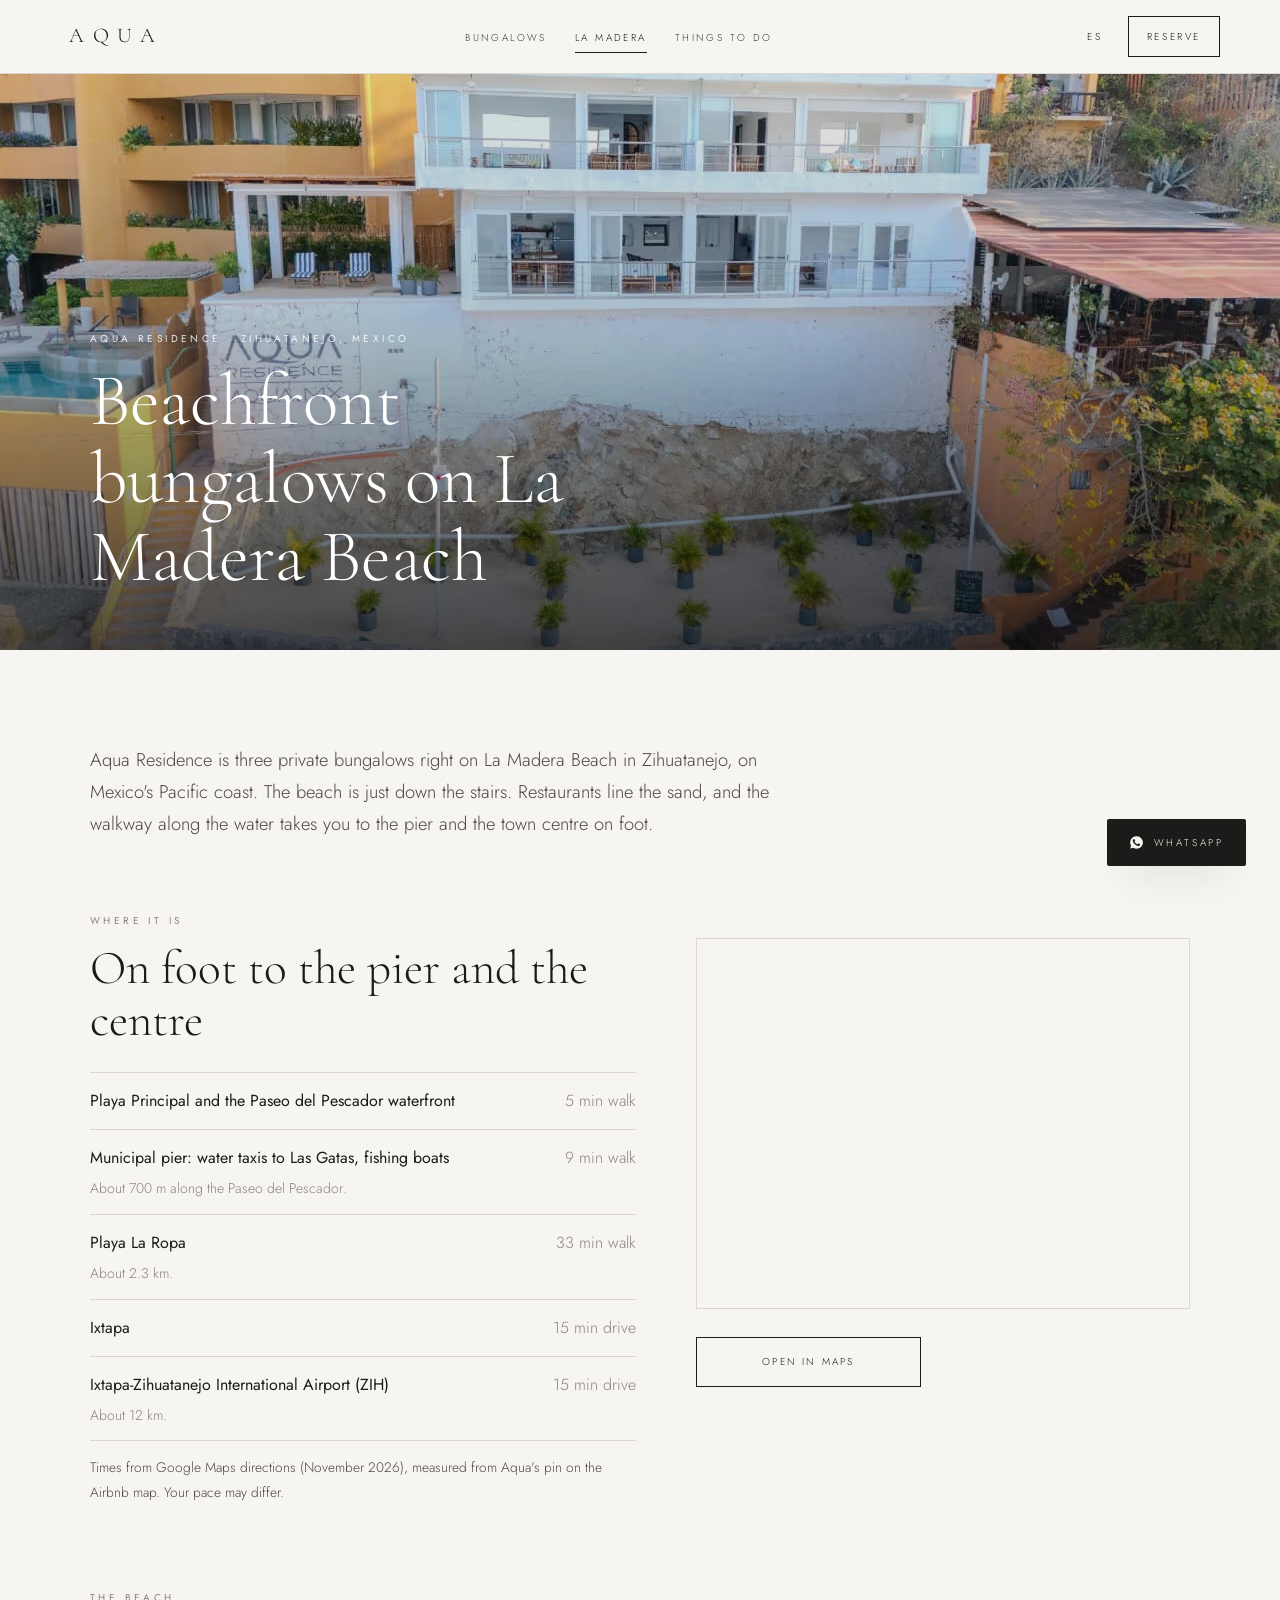
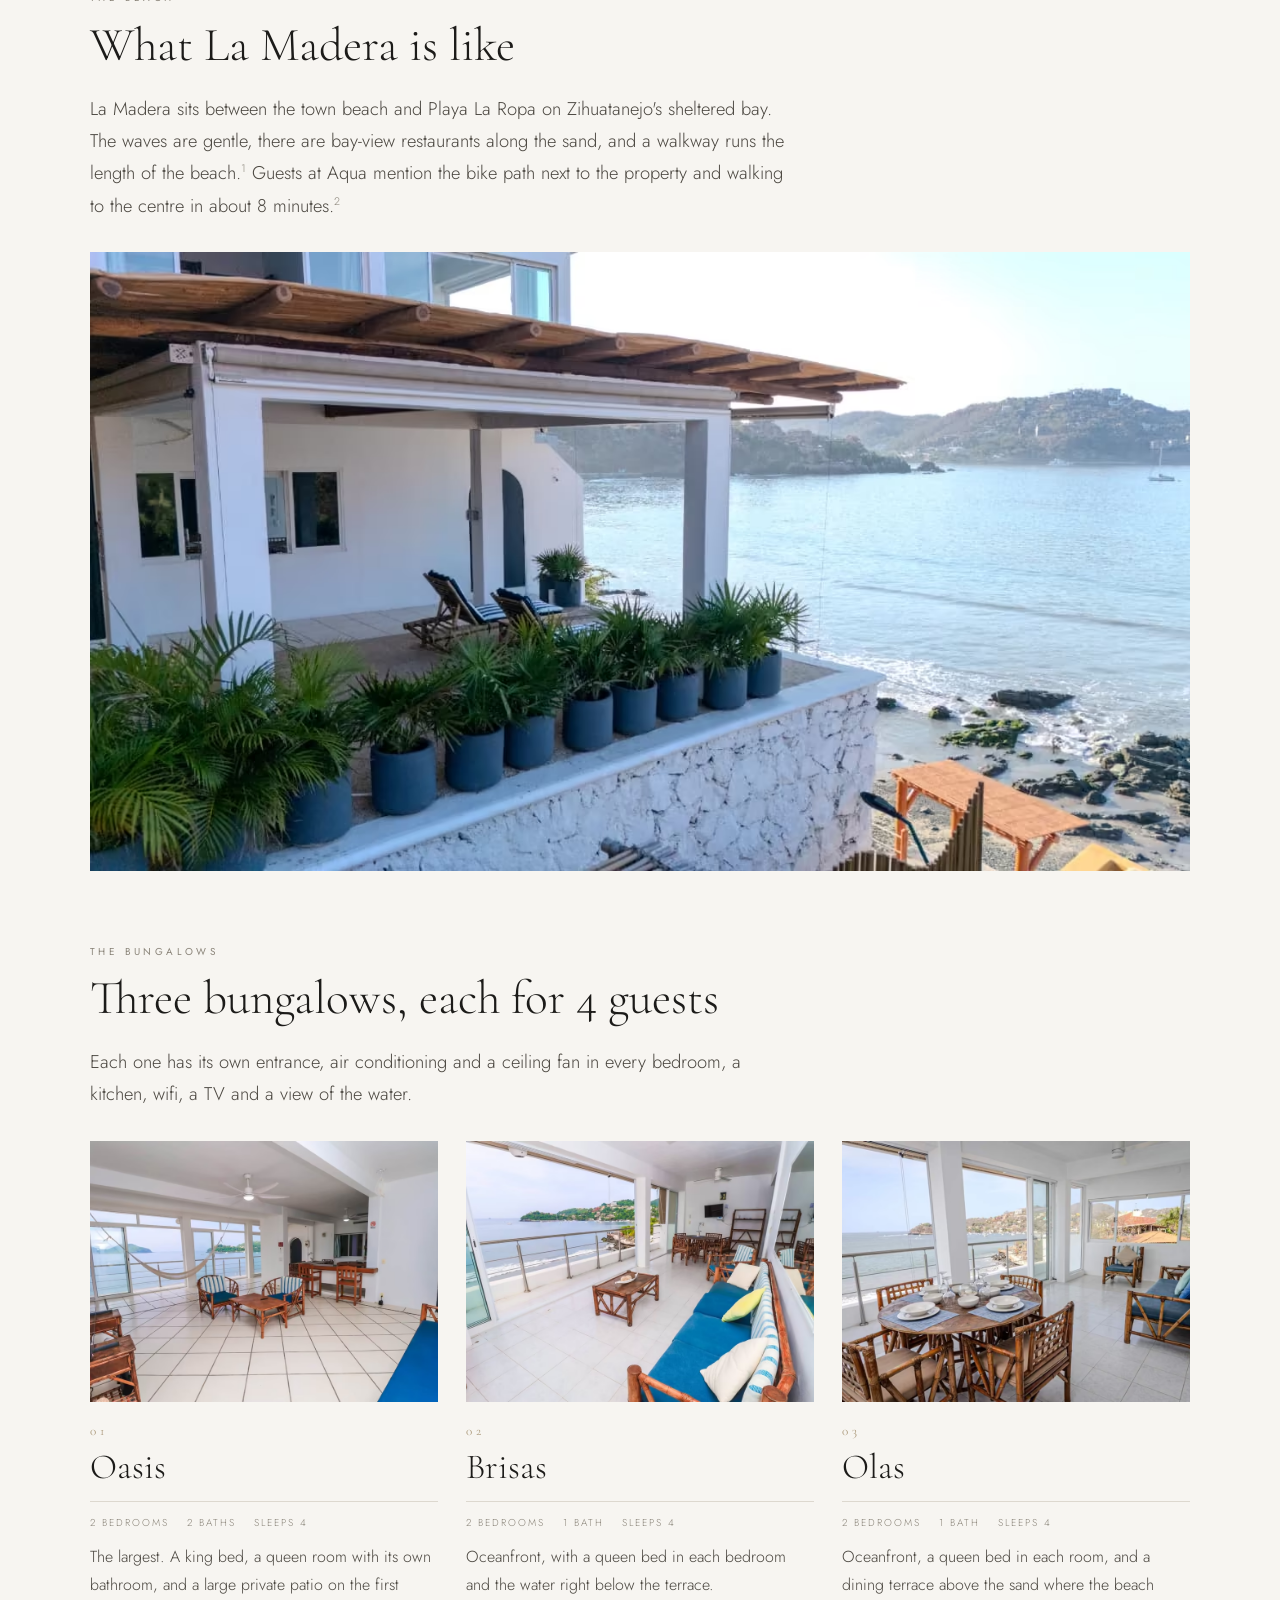
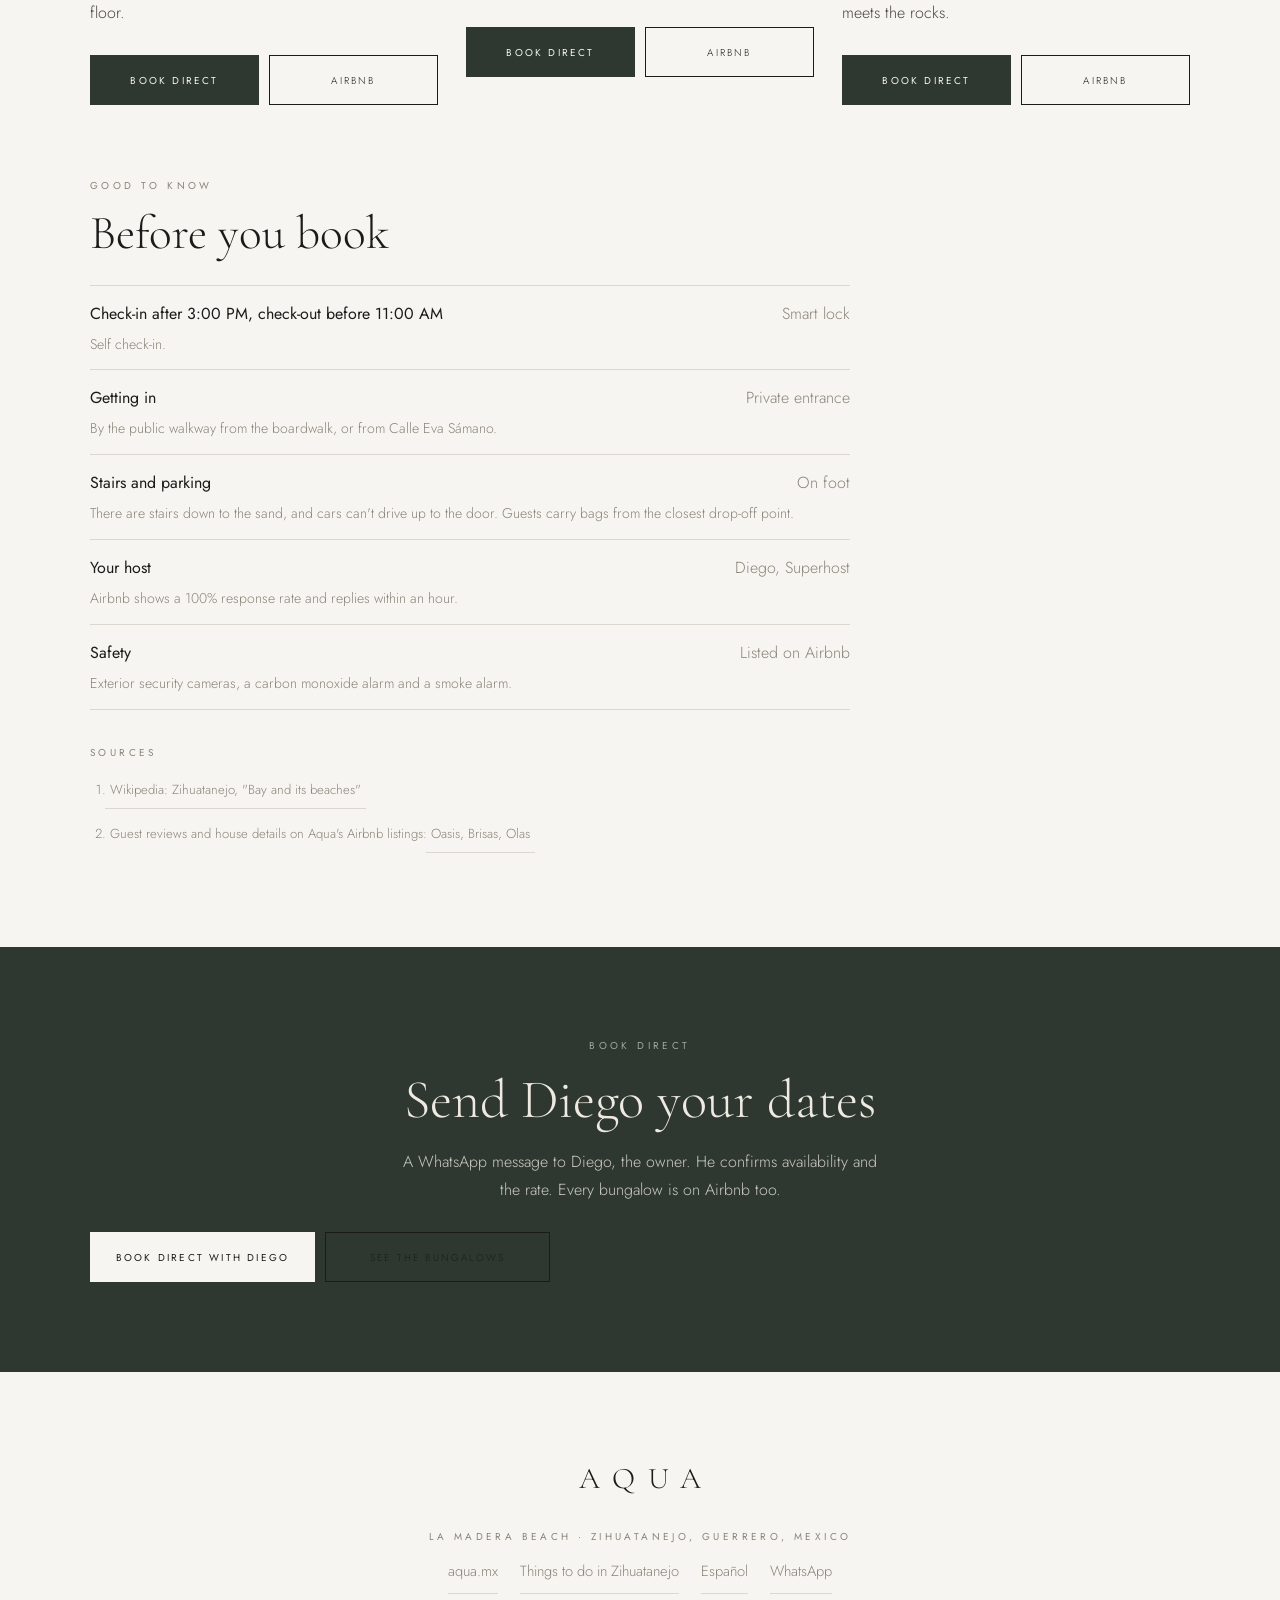
<file: la-madera-beach-zihuatanejo/index.html>
<!doctype html>
<html lang="en">
<head>
<meta charset="utf-8">
<meta name="viewport" content="width=device-width, initial-scale=1">
<title>Beachfront bungalows on La Madera Beach, Zihuatanejo · Aqua Residence</title>
<meta name="description" content="Aqua Residence: three private bungalows right on La Madera Beach in Zihuatanejo, a 9-minute walk from the pier. Two bedrooms each, sleeps 4, air conditioning, kitchen, ocean view. Book direct or on Airbnb.">
<link rel="canonical" href="https://aqua.mx/la-madera-beach-zihuatanejo/">
<meta property="og:title" content="Beachfront bungalows on La Madera Beach, Zihuatanejo">
<meta property="og:description" content="Three private bungalows on the sand at La Madera Beach, a short walk from the pier and downtown Zihuatanejo. Each sleeps 4.">
<meta property="og:image" content="https://aqua.mx/img/aqua-front.jpg">
<meta property="og:image:width" content="1280">
<meta property="og:image:height" content="720">
<meta property="og:image:alt" content="Aqua Residence seen from La Madera Beach">
<meta property="og:url" content="https://aqua.mx/la-madera-beach-zihuatanejo/">
<meta property="og:site_name" content="Aqua Residence">
<meta property="og:type" content="website">
<meta name="twitter:card" content="summary_large_image">
<link rel="icon" href="data:image/svg+xml,%3Csvg xmlns='http://www.w3.org/2000/svg' viewBox='0 0 64 64'%3E%3Crect width='64' height='64' fill='%232f3830'/%3E%3Ctext x='32' y='45' font-family='Georgia,serif' font-size='40' fill='%23f7f5f1' text-anchor='middle'%3EA%3C/text%3E%3C/svg%3E">
<link rel="stylesheet" href="/sub.css?v=1">
<script>document.documentElement.classList.add("js")</script>
<script type="application/ld+json">
{
  "@context": "https://schema.org",
  "@type": "WebPage",
  "name": "Beachfront bungalows on La Madera Beach, Zihuatanejo",
  "url": "https://aqua.mx/la-madera-beach-zihuatanejo/",
  "about": { "@id": "https://aqua.mx/#aqua" },
  "breadcrumb": { "@type": "BreadcrumbList", "itemListElement": [
    { "@type": "ListItem", "position": 1, "name": "Aqua Residence", "item": "https://aqua.mx/" },
    { "@type": "ListItem", "position": 2, "name": "La Madera Beach", "item": "https://aqua.mx/la-madera-beach-zihuatanejo/" }
  ] }
}
</script>
</head>
<body>

<header class="bar">
  <a class="mark" href="/">AQUA</a>
  <nav>
    <a href="/#bungalows">Bungalows</a>
    <a href="/la-madera-beach-zihuatanejo/" aria-current="page">La Madera</a>
    <a href="/zihuatanejo-things-to-do/">Things to do</a>
  </nav>
  <div class="right">
    <a class="lang" href="/es/" hreflang="es" lang="es">ES</a>
    <a class="cta" href="#bungalows">Reserve</a>
  </div>
</header>

<section class="phero">
  <div class="shot"><picture><source type="image/avif" srcset="/img/aqua-front.avif"><source type="image/webp" srcset="/img/aqua-front.webp"><img src="/img/aqua-front.jpg" width="1280" height="720" alt="Aqua Residence, the white building on the rocks above La Madera Beach" fetchpriority="high"></picture></div>
  <div class="wrap inner">
    <div class="eyebrow">Aqua Residence · Zihuatanejo, Mexico</div>
    <h1 class="display">Beachfront bungalows on La Madera Beach</h1>
  </div>
</section>

<main class="wrap">
  <section class="sec">
    <p class="lead">Aqua Residence is three private bungalows right on La Madera Beach in Zihuatanejo, on Mexico's Pacific coast. The beach is just down the stairs. Restaurants line the sand, and the walkway along the water takes you to the pier and the town centre on foot.</p>
  </section>

  <section class="sec two">
    <div>
      <div class="eyebrow">Where it is</div>
      <h2>On foot to the pier and the centre</h2>
      <ul class="facts">
        <li><b>Playa Principal and the Paseo del Pescador waterfront</b><span>5 min walk</span></li>
        <li><b>Municipal pier: water taxis to Las Gatas, fishing boats</b><span>9 min walk</span><small>About 700 m along the Paseo del Pescador.</small></li>
        <li><b>Playa La Ropa</b><span>33 min walk</span><small>About 2.3 km.</small></li>
        <li><b>Ixtapa</b><span>15 min drive</span></li>
        <li><b>Ixtapa-Zihuatanejo International Airport (ZIH)</b><span>15 min drive</span><small>About 12 km.</small></li>
      </ul>
      <p class="note">Times from Google Maps directions (November 2026), measured from Aqua's pin on the Airbnb map. Your pace may differ.</p>
    </div>
    <div>
      <div class="map">
        <iframe title="Map of La Madera Beach, Zihuatanejo" loading="lazy" referrerpolicy="no-referrer-when-downgrade" src="https://maps.google.com/maps?q=Playa%20La%20Madera%20Zihuatanejo&z=15&output=embed"></iframe>
      </div>
      <div class="actions"><a class="link" href="https://www.google.com/maps/search/La+Madera+Beach+Zihuatanejo" target="_blank" rel="noopener">Open in maps</a></div>
    </div>
  </section>

  <section class="sec">
    <div class="eyebrow">The beach</div>
    <h2>What La Madera is like</h2>
    <p class="lead">La Madera sits between the town beach and Playa La Ropa on Zihuatanejo's sheltered bay. The waves are gentle, there are bay-view restaurants along the sand, and a walkway runs the length of the beach.<sup>1</sup> Guests at Aqua mention the bike path next to the property and walking to the centre in about 8 minutes.<sup>2</sup></p>
    <div class="photo"><picture><source type="image/avif" srcset="/img/aqua-terrace.avif"><source type="image/webp" srcset="/img/aqua-terrace.webp"><img src="/img/aqua-terrace.jpg" width="1280" height="720" alt="The terrace at Aqua, a few steps above the water and the bay" loading="lazy" decoding="async"></picture></div>
  </section>

  <section class="sec" id="bungalows">
    <div class="eyebrow">The bungalows</div>
    <h2>Three bungalows, each for 4 guests</h2>
    <p class="lead">Each one has its own entrance, air conditioning and a ceiling fan in every bedroom, a kitchen, wifi, a TV and a view of the water.</p>
    <div class="cards">
      <article class="card rise">
        <div class="media"><picture><source type="image/avif" srcset="/img/oasis-2-960.avif"><source type="image/webp" srcset="/img/oasis-2-960.webp"><img src="/img/oasis-2.jpg" width="1920" height="1280" alt="Oasis: open living room with a hammock and the sea beyond" loading="lazy" decoding="async"></picture></div>
        <div class="no">01</div>
        <h3>Oasis</h3>
        <div class="spec"><span>2 bedrooms</span><span>2 baths</span><span>Sleeps 4</span></div>
        <p>The largest. A king bed, a queen room with its own bathroom, and a large private patio on the first floor.</p>
        <div class="actions"><a class="direct-btn" href="/#bungalows" data-book="oasis">Book direct</a><a class="link" href="https://www.airbnb.com/rooms/1482174106685324417" target="_blank" rel="noopener" data-unit="oasis">Airbnb</a></div>
      </article>
      <article class="card rise">
        <div class="media"><picture><source type="image/avif" srcset="/img/brisas-2-960.avif"><source type="image/webp" srcset="/img/brisas-2-960.webp"><img src="/img/brisas-2.jpg" width="1920" height="1280" alt="Brisas: living room and terrace looking out across the bay" loading="lazy" decoding="async"></picture></div>
        <div class="no">02</div>
        <h3>Brisas</h3>
        <div class="spec"><span>2 bedrooms</span><span>1 bath</span><span>Sleeps 4</span></div>
        <p>Oceanfront, with a queen bed in each bedroom and the water right below the terrace.</p>
        <div class="actions"><a class="direct-btn" href="/#bungalows" data-book="brisas">Book direct</a><a class="link" href="https://www.airbnb.com/rooms/1482157264577134834" target="_blank" rel="noopener" data-unit="brisas">Airbnb</a></div>
      </article>
      <article class="card rise">
        <div class="media"><picture><source type="image/avif" srcset="/img/olas-0-960.avif"><source type="image/webp" srcset="/img/olas-0-960.webp"><img src="/img/olas-0.jpg" width="1920" height="1280" alt="Olas: dining table by the windows with an ocean view" loading="lazy" decoding="async"></picture></div>
        <div class="no">03</div>
        <h3>Olas</h3>
        <div class="spec"><span>2 bedrooms</span><span>1 bath</span><span>Sleeps 4</span></div>
        <p>Oceanfront, a queen bed in each room, and a dining terrace above the sand where the beach meets the rocks.</p>
        <div class="actions"><a class="direct-btn" href="/#bungalows" data-book="olas">Book direct</a><a class="link" href="https://www.airbnb.com/rooms/1379307056800954871" target="_blank" rel="noopener" data-unit="olas">Airbnb</a></div>
      </article>
    </div>
  </section>

  <section class="sec">
    <div class="eyebrow">Good to know</div>
    <h2>Before you book</h2>
    <ul class="facts">
      <li><b>Check-in after 3:00 PM, check-out before 11:00 AM</b><span>Smart lock</span><small>Self check-in.</small></li>
      <li><b>Getting in</b><span>Private entrance</span><small>By the public walkway from the boardwalk, or from Calle Eva Sámano.</small></li>
      <li><b>Stairs and parking</b><span>On foot</span><small>There are stairs down to the sand, and cars can't drive up to the door. Guests carry bags from the closest drop-off point.</small></li>
      <li><b>Your host</b><span>Diego, Superhost</span><small>Airbnb shows a 100% response rate and replies within an hour.</small></li>
      <li><b>Safety</b><span>Listed on Airbnb</span><small>Exterior security cameras, a carbon monoxide alarm and a smoke alarm.</small></li>
    </ul>
  </section>

  <section class="src">
    <div class="eyebrow">Sources</div>
    <ol>
      <li id="s1"><a href="https://en.wikipedia.org/wiki/Zihuatanejo" target="_blank" rel="noopener">Wikipedia: Zihuatanejo, "Bay and its beaches"</a></li>
      <li id="s2">Guest reviews and house details on Aqua's Airbnb listings: <a href="https://www.airbnb.com/rooms/1482174106685324417" target="_blank" rel="noopener" data-unit="oasis">Oasis</a>, <a href="https://www.airbnb.com/rooms/1482157264577134834" target="_blank" rel="noopener" data-unit="brisas">Brisas</a>, <a href="https://www.airbnb.com/rooms/1379307056800954871" target="_blank" rel="noopener" data-unit="olas">Olas</a></li>
    </ol>
  </section>
</main>

<div class="band"><div class="wrap in">
  <div class="eyebrow">Book direct</div>
  <h2>Send Diego your dates</h2>
  <p>A WhatsApp message to Diego, the owner. He confirms availability and the rate. Every bungalow is on Airbnb too.</p>
  <div class="actions"><a class="direct-btn" href="/#bungalows" data-book="any">Book direct with Diego</a><a class="link" href="/#bungalows">See the bungalows</a></div>
</div></div>

<footer class="wrap">
  <div class="mark">AQUA</div>
  <div class="rows">
    <div class="eyebrow">La Madera Beach · Zihuatanejo, Guerrero, Mexico</div>
    <div class="links">
      <a href="/">aqua.mx</a>
      <a href="/zihuatanejo-things-to-do/">Things to do in Zihuatanejo</a>
      <a href="/es/" hreflang="es" lang="es">Español</a>
      <a href="https://wa.me/13057661122?text=Hola%2C%20I%27d%20like%20to%20ask%20about%20Aqua" target="_blank" rel="noopener">WhatsApp</a>
    </div>
  </div>
</footer>

<a class="chat" href="https://wa.me/13057661122?text=Hola%2C%20I%27d%20like%20to%20ask%20about%20Aqua" target="_blank" rel="noopener" aria-label="Message Aqua on WhatsApp">
  <svg viewBox="0 0 24 24" aria-hidden="true"><path d="M12 2a10 10 0 0 0-8.7 15l-1.3 4.7 4.8-1.3A10 10 0 1 0 12 2zm5.7 14.1c-.2.7-1.3 1.3-1.9 1.4-.5.1-1.1.1-1.8-.1-.4-.1-1-.3-1.7-.6-3-1.3-4.9-4.3-5-4.5-.2-.2-1.2-1.6-1.2-3s.7-2.1 1-2.4c.2-.3.5-.4.7-.4h.5c.2 0 .4 0 .6.5l.9 2.1c.1.2.1.3 0 .5l-.3.5-.4.4c-.1.1-.3.3-.1.6.2.3.8 1.3 1.7 2.1 1.1 1 2.1 1.3 2.4 1.4.3.1.5.1.6-.1l.9-1c.2-.2.4-.2.6-.1l2 1c.2.1.4.2.4.3.1.1.1.6-.1 1.4z"/></svg>
  <span>WhatsApp</span>
</a>

<script src="/direct.js?v=1" defer></script>
</body>
</html>
</file>
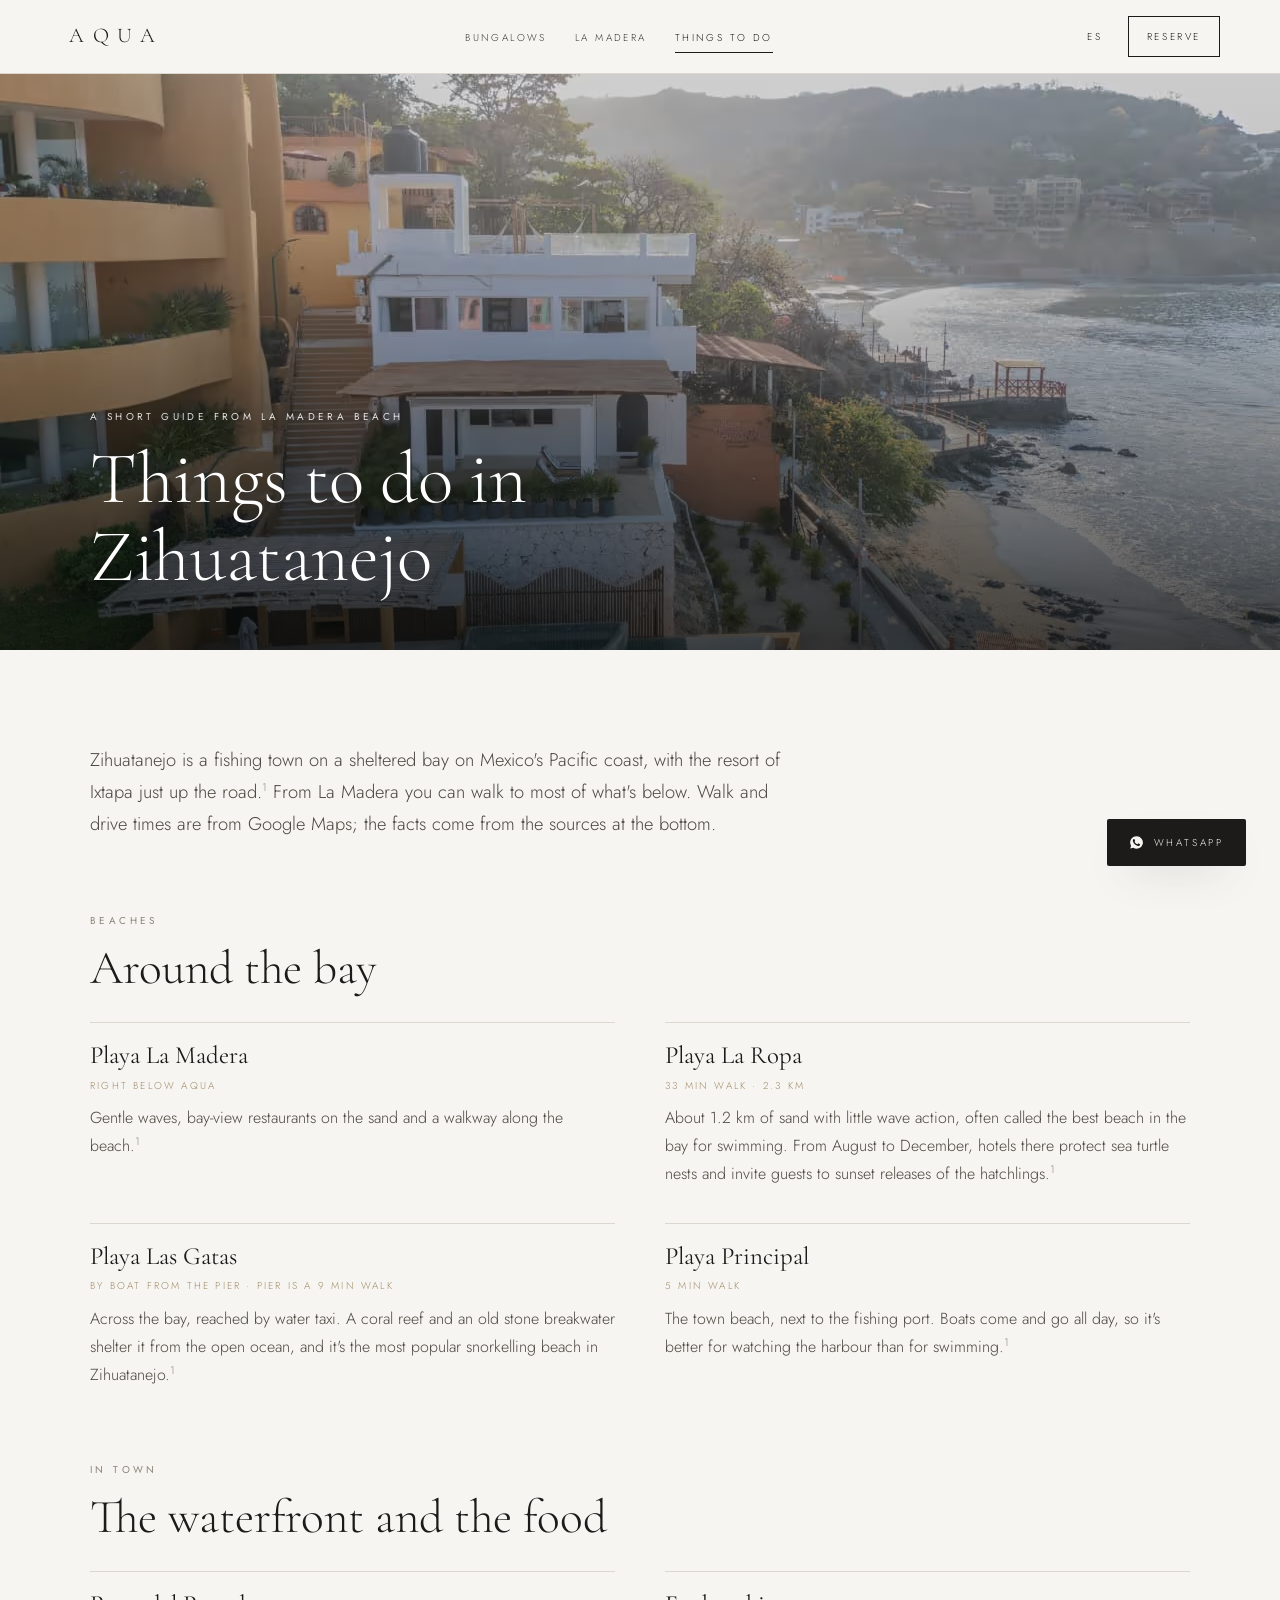
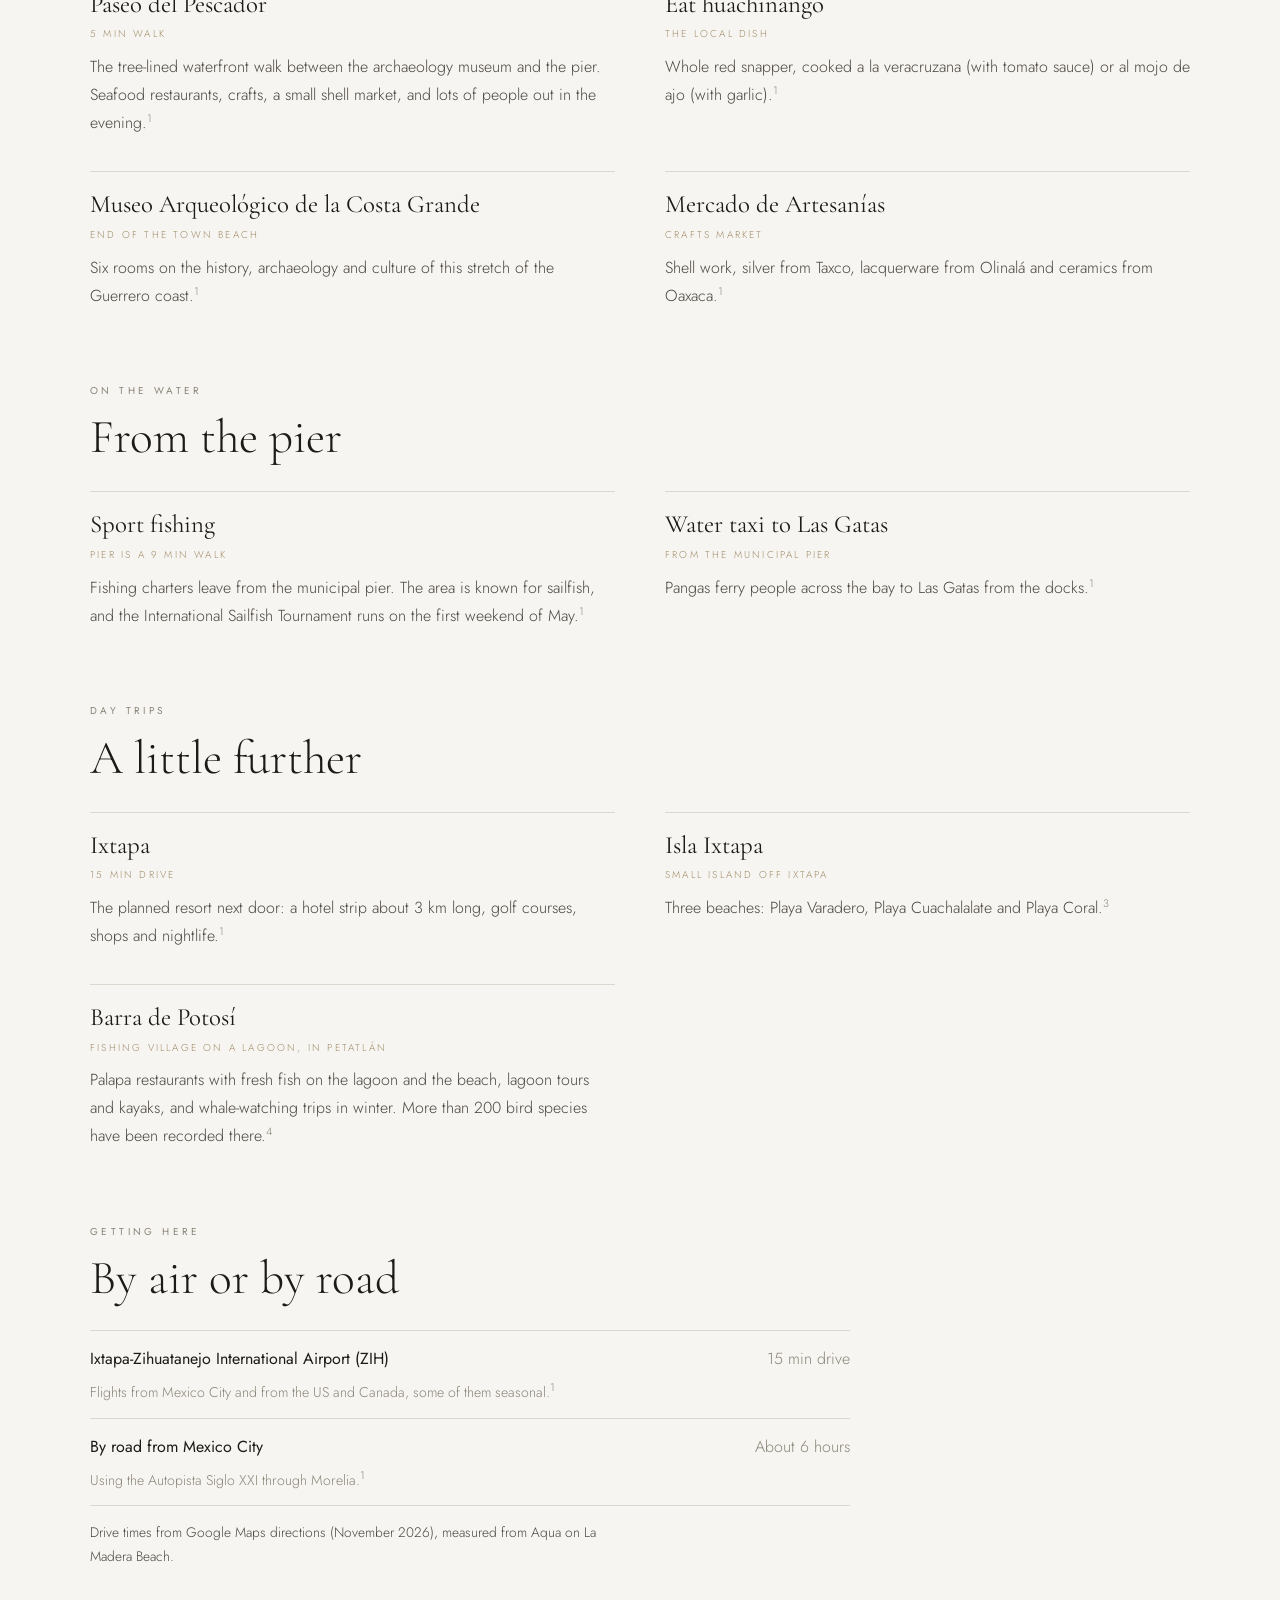
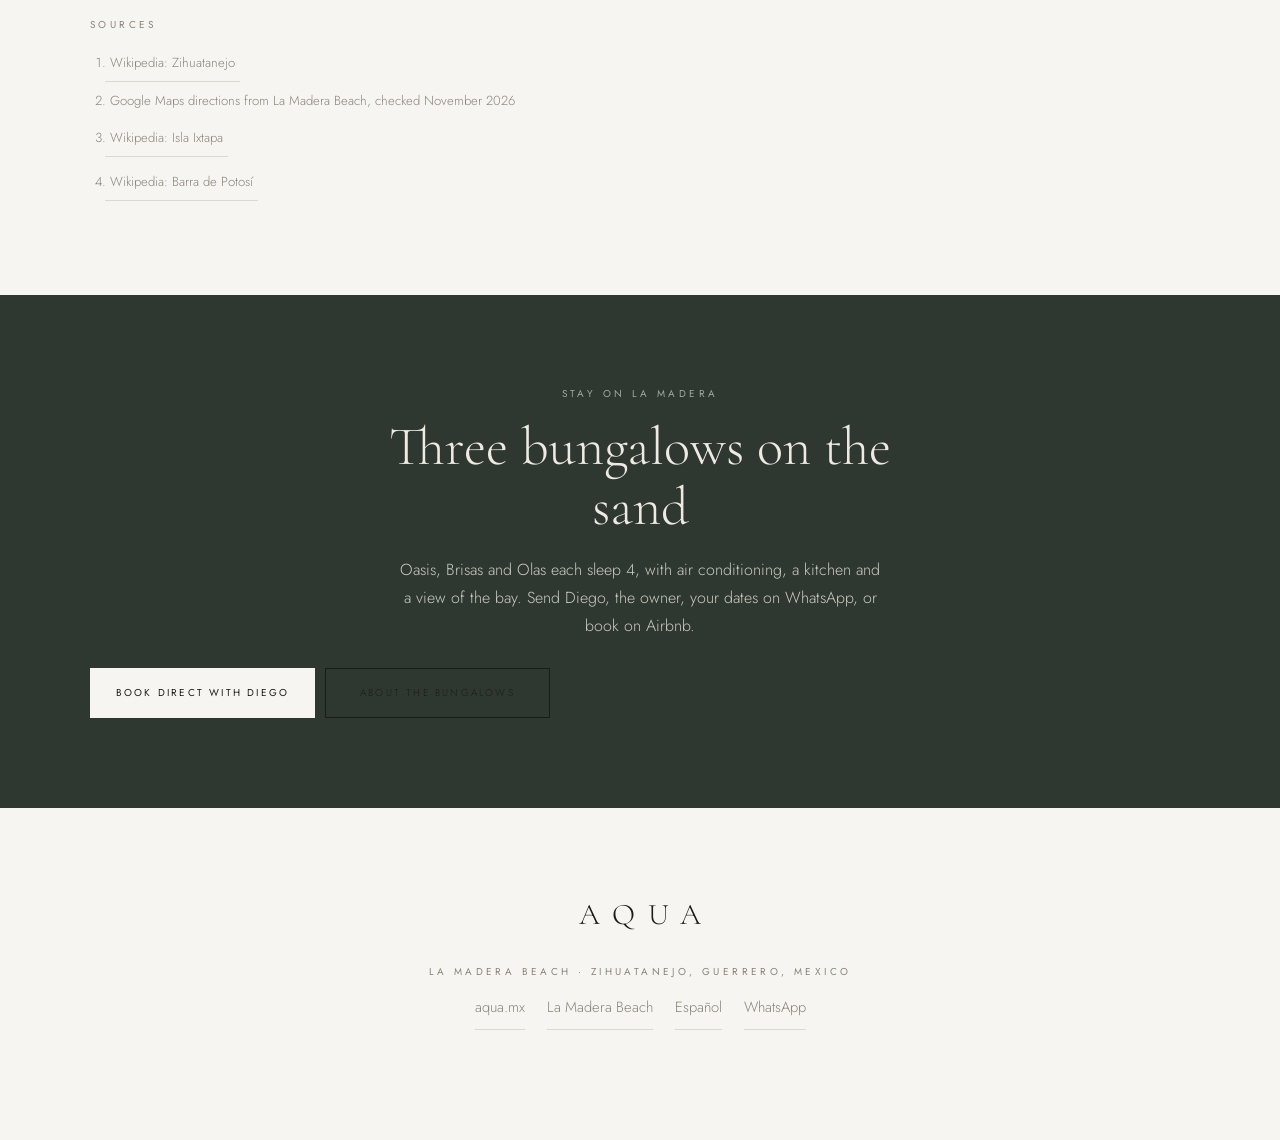
<file: zihuatanejo-things-to-do/index.html>
<!doctype html>
<html lang="en">
<head>
<meta charset="utf-8">
<meta name="viewport" content="width=device-width, initial-scale=1">
<title>Things to do in Zihuatanejo, from La Madera Beach · Aqua Residence</title>
<meta name="description" content="A short guide to Zihuatanejo from La Madera Beach: Playa La Ropa, snorkelling at Las Gatas, the waterfront and its food, sport fishing, and day trips to Ixtapa, Isla Ixtapa and Barra de Potosí.">
<link rel="canonical" href="https://aqua.mx/zihuatanejo-things-to-do/">
<meta property="og:title" content="Things to do in Zihuatanejo, from La Madera Beach">
<meta property="og:description" content="Beaches, the pier, the waterfront and day trips, with walk times from La Madera Beach.">
<meta property="og:image" content="https://aqua.mx/img/aqua-sunrise.jpg">
<meta property="og:image:width" content="1280">
<meta property="og:image:height" content="720">
<meta property="og:image:alt" content="The bay of Zihuatanejo at first light, seen from Aqua Residence">
<meta property="og:url" content="https://aqua.mx/zihuatanejo-things-to-do/">
<meta property="og:site_name" content="Aqua Residence">
<meta property="og:type" content="article">
<meta name="twitter:card" content="summary_large_image">
<link rel="icon" href="data:image/svg+xml,%3Csvg xmlns='http://www.w3.org/2000/svg' viewBox='0 0 64 64'%3E%3Crect width='64' height='64' fill='%232f3830'/%3E%3Ctext x='32' y='45' font-family='Georgia,serif' font-size='40' fill='%23f7f5f1' text-anchor='middle'%3EA%3C/text%3E%3C/svg%3E">
<link rel="stylesheet" href="/sub.css?v=1">
<script>document.documentElement.classList.add("js")</script>
<script type="application/ld+json">
{
  "@context": "https://schema.org",
  "@type": "Article",
  "headline": "Things to do in Zihuatanejo, from La Madera Beach",
  "url": "https://aqua.mx/zihuatanejo-things-to-do/",
  "image": "https://aqua.mx/img/aqua-sunrise.jpg",
  "datePublished": "2026-11-10",
  "publisher": { "@id": "https://aqua.mx/#aqua" },
  "about": { "@type": "Place", "name": "Zihuatanejo, Guerrero, Mexico" }
}
</script>
</head>
<body>

<header class="bar">
  <a class="mark" href="/">AQUA</a>
  <nav>
    <a href="/#bungalows">Bungalows</a>
    <a href="/la-madera-beach-zihuatanejo/">La Madera</a>
    <a href="/zihuatanejo-things-to-do/" aria-current="page">Things to do</a>
  </nav>
  <div class="right">
    <a class="lang" href="/es/" hreflang="es" lang="es">ES</a>
    <a class="cta" href="/#bungalows">Reserve</a>
  </div>
</header>

<section class="phero">
  <div class="shot"><picture><source type="image/avif" srcset="/img/aqua-sunrise.avif"><source type="image/webp" srcset="/img/aqua-sunrise.webp"><img src="/img/aqua-sunrise.jpg" width="1280" height="720" alt="The bay of Zihuatanejo at first light, seen from Aqua Residence" fetchpriority="high"></picture></div>
  <div class="wrap inner">
    <div class="eyebrow">A short guide from La Madera Beach</div>
    <h1 class="display">Things to do in Zihuatanejo</h1>
  </div>
</section>

<main class="wrap">
  <section class="sec">
    <p class="lead">Zihuatanejo is a fishing town on a sheltered bay on Mexico's Pacific coast, with the resort of Ixtapa just up the road.<sup>1</sup> From La Madera you can walk to most of what's below. Walk and drive times are from Google Maps; the facts come from the sources at the bottom.</p>
  </section>

  <section class="sec">
    <div class="eyebrow">Beaches</div>
    <h2>Around the bay</h2>
    <div class="items">
      <div class="item rise">
        <h3>Playa La Madera</h3>
        <div class="meta">Right below Aqua</div>
        <p>Gentle waves, bay-view restaurants on the sand and a walkway along the beach.<sup>1</sup></p>
      </div>
      <div class="item rise">
        <h3>Playa La Ropa</h3>
        <div class="meta">33 min walk · 2.3 km</div>
        <p>About 1.2 km of sand with little wave action, often called the best beach in the bay for swimming. From August to December, hotels there protect sea turtle nests and invite guests to sunset releases of the hatchlings.<sup>1</sup></p>
      </div>
      <div class="item rise">
        <h3>Playa Las Gatas</h3>
        <div class="meta">By boat from the pier · pier is a 9 min walk</div>
        <p>Across the bay, reached by water taxi. A coral reef and an old stone breakwater shelter it from the open ocean, and it's the most popular snorkelling beach in Zihuatanejo.<sup>1</sup></p>
      </div>
      <div class="item rise">
        <h3>Playa Principal</h3>
        <div class="meta">5 min walk</div>
        <p>The town beach, next to the fishing port. Boats come and go all day, so it's better for watching the harbour than for swimming.<sup>1</sup></p>
      </div>
    </div>
  </section>

  <section class="sec">
    <div class="eyebrow">In town</div>
    <h2>The waterfront and the food</h2>
    <div class="items">
      <div class="item rise">
        <h3>Paseo del Pescador</h3>
        <div class="meta">5 min walk</div>
        <p>The tree-lined waterfront walk between the archaeology museum and the pier. Seafood restaurants, crafts, a small shell market, and lots of people out in the evening.<sup>1</sup></p>
      </div>
      <div class="item rise">
        <h3>Eat huachinango</h3>
        <div class="meta">The local dish</div>
        <p>Whole red snapper, cooked a la veracruzana (with tomato sauce) or al mojo de ajo (with garlic).<sup>1</sup></p>
      </div>
      <div class="item rise">
        <h3>Museo Arqueológico de la Costa Grande</h3>
        <div class="meta">End of the town beach</div>
        <p>Six rooms on the history, archaeology and culture of this stretch of the Guerrero coast.<sup>1</sup></p>
      </div>
      <div class="item rise">
        <h3>Mercado de Artesanías</h3>
        <div class="meta">Crafts market</div>
        <p>Shell work, silver from Taxco, lacquerware from Olinalá and ceramics from Oaxaca.<sup>1</sup></p>
      </div>
    </div>
  </section>

  <section class="sec">
    <div class="eyebrow">On the water</div>
    <h2>From the pier</h2>
    <div class="items">
      <div class="item rise">
        <h3>Sport fishing</h3>
        <div class="meta">Pier is a 9 min walk</div>
        <p>Fishing charters leave from the municipal pier. The area is known for sailfish, and the International Sailfish Tournament runs on the first weekend of May.<sup>1</sup></p>
      </div>
      <div class="item rise">
        <h3>Water taxi to Las Gatas</h3>
        <div class="meta">From the municipal pier</div>
        <p>Pangas ferry people across the bay to Las Gatas from the docks.<sup>1</sup></p>
      </div>
    </div>
  </section>

  <section class="sec">
    <div class="eyebrow">Day trips</div>
    <h2>A little further</h2>
    <div class="items">
      <div class="item rise">
        <h3>Ixtapa</h3>
        <div class="meta">15 min drive</div>
        <p>The planned resort next door: a hotel strip about 3 km long, golf courses, shops and nightlife.<sup>1</sup></p>
      </div>
      <div class="item rise">
        <h3>Isla Ixtapa</h3>
        <div class="meta">Small island off Ixtapa</div>
        <p>Three beaches: Playa Varadero, Playa Cuachalalate and Playa Coral.<sup>3</sup></p>
      </div>
      <div class="item rise">
        <h3>Barra de Potosí</h3>
        <div class="meta">Fishing village on a lagoon, in Petatlán</div>
        <p>Palapa restaurants with fresh fish on the lagoon and the beach, lagoon tours and kayaks, and whale-watching trips in winter. More than 200 bird species have been recorded there.<sup>4</sup></p>
      </div>
    </div>
  </section>

  <section class="sec">
    <div class="eyebrow">Getting here</div>
    <h2>By air or by road</h2>
    <ul class="facts">
      <li><b>Ixtapa-Zihuatanejo International Airport (ZIH)</b><span>15 min drive</span><small>Flights from Mexico City and from the US and Canada, some of them seasonal.<sup>1</sup></small></li>
      <li><b>By road from Mexico City</b><span>About 6 hours</span><small>Using the Autopista Siglo XXI through Morelia.<sup>1</sup></small></li>
    </ul>
    <p class="note">Drive times from Google Maps directions (November 2026), measured from Aqua on La Madera Beach.</p>
  </section>

  <section class="src">
    <div class="eyebrow">Sources</div>
    <ol>
      <li id="s1"><a href="https://en.wikipedia.org/wiki/Zihuatanejo" target="_blank" rel="noopener">Wikipedia: Zihuatanejo</a></li>
      <li id="s2">Google Maps directions from La Madera Beach, checked November 2026</li>
      <li id="s3"><a href="https://en.wikipedia.org/wiki/Isla_Ixtapa" target="_blank" rel="noopener">Wikipedia: Isla Ixtapa</a></li>
      <li id="s4"><a href="https://en.wikipedia.org/wiki/Barra_de_Potos%C3%AD" target="_blank" rel="noopener">Wikipedia: Barra de Potosí</a></li>
    </ol>
  </section>
</main>

<div class="band"><div class="wrap in">
  <div class="eyebrow">Stay on La Madera</div>
  <h2>Three bungalows on the sand</h2>
  <p>Oasis, Brisas and Olas each sleep 4, with air conditioning, a kitchen and a view of the bay. Send Diego, the owner, your dates on WhatsApp, or book on Airbnb.</p>
  <div class="actions"><a class="direct-btn" href="/#bungalows" data-book="any">Book direct with Diego</a><a class="link" href="/la-madera-beach-zihuatanejo/">About the bungalows</a></div>
</div></div>

<footer class="wrap">
  <div class="mark">AQUA</div>
  <div class="rows">
    <div class="eyebrow">La Madera Beach · Zihuatanejo, Guerrero, Mexico</div>
    <div class="links">
      <a href="/">aqua.mx</a>
      <a href="/la-madera-beach-zihuatanejo/">La Madera Beach</a>
      <a href="/es/" hreflang="es" lang="es">Español</a>
      <a href="https://wa.me/13057661122?text=Hola%2C%20I%27d%20like%20to%20ask%20about%20Aqua" target="_blank" rel="noopener">WhatsApp</a>
    </div>
  </div>
</footer>

<a class="chat" href="https://wa.me/13057661122?text=Hola%2C%20I%27d%20like%20to%20ask%20about%20Aqua" target="_blank" rel="noopener" aria-label="Message Aqua on WhatsApp">
  <svg viewBox="0 0 24 24" aria-hidden="true"><path d="M12 2a10 10 0 0 0-8.7 15l-1.3 4.7 4.8-1.3A10 10 0 1 0 12 2zm5.7 14.1c-.2.7-1.3 1.3-1.9 1.4-.5.1-1.1.1-1.8-.1-.4-.1-1-.3-1.7-.6-3-1.3-4.9-4.3-5-4.5-.2-.2-1.2-1.6-1.2-3s.7-2.1 1-2.4c.2-.3.5-.4.7-.4h.5c.2 0 .4 0 .6.5l.9 2.1c.1.2.1.3 0 .5l-.3.5-.4.4c-.1.1-.3.3-.1.6.2.3.8 1.3 1.7 2.1 1.1 1 2.1 1.3 2.4 1.4.3.1.5.1.6-.1l.9-1c.2-.2.4-.2.6-.1l2 1c.2.1.4.2.4.3.1.1.1.6-.1 1.4z"/></svg>
  <span>WhatsApp</span>
</a>

<script src="/direct.js?v=1" defer></script>
</body>
</html>
</file>
<file: sub.css>
/* Shared look for aqua.mx guide pages (11/10). Same tokens, fonts and type as the home page. */
@font-face { font-family: "Cormorant Garamond"; font-style: normal; font-weight: 300 400; font-display: swap; src: url(/fonts/cormorant-latin-ext.woff2) format("woff2"); unicode-range: U+0100-02BA, U+02BD-02C5, U+02C7-02CC, U+02CE-02D7, U+02DD-02FF, U+0304, U+0308, U+0329, U+1D00-1DBF, U+1E00-1E9F, U+1EF2-1EFF, U+2020, U+20A0-20AB, U+20AD-20C4, U+2113, U+2C60-2C7F, U+A720-A7FF; }
@font-face { font-family: "Cormorant Garamond"; font-style: normal; font-weight: 300 400; font-display: swap; src: url(/fonts/cormorant-latin.woff2) format("woff2"); unicode-range: U+0000-00FF, U+0131, U+0152-0153, U+02BB-02BC, U+02C6, U+02DA, U+02DC, U+0304, U+0308, U+0329, U+2000-206F, U+20AC, U+2122, U+2191, U+2193, U+2212, U+2215, U+FEFF, U+FFFD; }
@font-face { font-family: "Jost"; font-style: normal; font-weight: 200 400; font-display: swap; src: url(/fonts/jost-latin-ext.woff2) format("woff2"); unicode-range: U+0100-02BA, U+02BD-02C5, U+02C7-02CC, U+02CE-02D7, U+02DD-02FF, U+0304, U+0308, U+0329, U+1D00-1DBF, U+1E00-1E9F, U+1EF2-1EFF, U+2020, U+20A0-20AB, U+20AD-20C4, U+2113, U+2C60-2C7F, U+A720-A7FF; }
@font-face { font-family: "Jost"; font-style: normal; font-weight: 200 400; font-display: swap; src: url(/fonts/jost-latin.woff2) format("woff2"); unicode-range: U+0000-00FF, U+0131, U+0152-0153, U+02BB-02BC, U+02C6, U+02DA, U+02DC, U+0304, U+0308, U+0329, U+2000-206F, U+20AC, U+2122, U+2191, U+2193, U+2212, U+2215, U+FEFF, U+FFFD; }

:root {
  --bone: #f7f5f1; --ink: #1c1b19; --soft: #8a8479; --line: #ddd8cf; --gold: #a08c6a; --deep: #2f3830;
  --display: "Cormorant Garamond", Georgia, serif;
  --sans: "Jost", -apple-system, "Segoe UI", Helvetica, Arial, sans-serif;
  --ease: cubic-bezier(.22,1,.36,1);
}
* { box-sizing: border-box; }
html { scroll-behavior: smooth; }
body { margin: 0; background: var(--bone); color: var(--ink); font-family: var(--sans); font-weight: 300; font-size: 16px; line-height: 1.75; -webkit-font-smoothing: antialiased; }
img { display: block; width: 100%; height: 100%; object-fit: cover; }
picture { display: contents; }
a { color: inherit; text-decoration: none; }
.wrap { width: min(1100px, 100% - 10vw); margin-inline: auto; }
.eyebrow { font-size: 10px; letter-spacing: .34em; text-transform: uppercase; color: var(--soft); font-weight: 400; }
.display { font-family: var(--display); font-weight: 300; line-height: 1.06; letter-spacing: -.005em; }

/* Top bar (always solid on guide pages) */
.bar { position: sticky; top: 0; z-index: 30; display: flex; align-items: center; justify-content: space-between; gap: 16px; padding: 12px clamp(16px, 5vw, 60px); background: rgb(247 245 241 / .97); border-bottom: 1px solid var(--line); }
.bar .mark { font-family: var(--display); font-size: 21px; letter-spacing: .42em; padding: 6px 0 6px .42em; }
.bar nav { display: none; gap: clamp(18px, 2.2vw, 34px); }
@media (min-width: 1040px) { .bar nav { display: flex; } }
.bar nav a { font-size: 10px; letter-spacing: .24em; text-transform: uppercase; opacity: .86; padding: 9px 0 5px; border-bottom: 1px solid transparent; }
.bar nav a:hover, .bar nav a[aria-current] { opacity: 1; border-color: currentColor; }
.bar .right { display: flex; align-items: center; gap: 14px; }
.bar .lang { font-size: 10px; letter-spacing: .24em; padding: 10px 8px 10px 10px; min-width: 40px; text-align: center; }
.bar .cta { font-size: 10px; letter-spacing: .26em; text-transform: uppercase; border: 1px solid var(--ink); padding: 11px 18px; transition: background .4s var(--ease), color .4s var(--ease), border-color .4s var(--ease); }
.bar .cta:hover { background: var(--gold); border-color: var(--gold); color: #fff; }

/* Page hero */
.phero { position: relative; height: clamp(380px, 64svh, 620px); display: grid; align-items: end; color: #fff; overflow: hidden; }
.phero .shot { position: absolute; inset: 0; }
.phero .shot::after { content: ""; position: absolute; inset: 0; background: linear-gradient(180deg, rgb(12 11 10 / .12), rgb(12 11 10 / .2) 40%, rgb(12 11 10 / .72)); }
.phero .inner { position: relative; padding-bottom: clamp(30px, 6vh, 64px); }
.phero .eyebrow { color: rgb(255 255 255 / .86); }
.phero h1 { margin: 14px 0 0; font-size: clamp(2.3rem, 1.3rem + 4.4vw, 4.6rem); max-width: 17ch; }

/* Text sections */
.sec { padding: clamp(44px, 8vh, 96px) 0 0; }
.sec h2 { font-family: var(--display); font-weight: 300; font-size: clamp(1.9rem, 1.2rem + 2.2vw, 3rem); line-height: 1.1; margin: 12px 0 0; }
.sec h3 { font-family: var(--display); font-weight: 400; font-size: 1.55rem; line-height: 1.2; margin: 0; }
.sec p, .sec li { color: #4b4740; }
.lead { font-size: clamp(1.02rem, .95rem + .3vw, 1.15rem); max-width: 60ch; margin: 22px 0 0; }
.sec p { max-width: 64ch; }
.sec a.in { border-bottom: 1px solid var(--gold); color: var(--ink); padding-bottom: 1px; }

/* Fact rows (walk times, good to know) */
.facts { list-style: none; margin: 26px 0 0; padding: 0; border-top: 1px solid var(--line); max-width: 760px; }
.facts li { display: grid; grid-template-columns: 1fr auto; gap: 6px 18px; padding: 14px 0; border-bottom: 1px solid var(--line); }
.facts li b { font-weight: 400; color: var(--ink); }
.facts li span { color: var(--soft); text-align: right; white-space: nowrap; }
.facts li small { grid-column: 1 / -1; color: var(--soft); font-size: .88rem; line-height: 1.55; }
.note { font-size: .86rem; color: var(--soft); margin-top: 14px; }

.two { display: grid; gap: 34px; }
@media (min-width: 900px) { .two { grid-template-columns: 1.05fr .95fr; gap: 60px; align-items: start; } }
.map { aspect-ratio: 4 / 3; border: 1px solid var(--line); margin-top: 26px; }
.map iframe { width: 100%; height: 100%; border: 0; display: block; }

/* Bungalow cards */
.cards { display: grid; gap: 34px; margin-top: 30px; }
@media (min-width: 900px) { .cards { grid-template-columns: repeat(3, 1fr); gap: 28px; } }
.card .media { aspect-ratio: 4 / 3; overflow: hidden; }
.card .no { font-family: var(--display); font-size: 13px; letter-spacing: .3em; color: var(--gold); margin-top: 18px; }
.card h3 { font-family: var(--display); font-weight: 300; font-size: 2.2rem; margin: 4px 0 0; }
.card .spec { display: flex; flex-wrap: wrap; gap: 6px 18px; margin: 12px 0 0; padding: 12px 0 0; border-top: 1px solid var(--line); font-size: 10px; letter-spacing: .2em; text-transform: uppercase; color: var(--soft); }
.card p { margin: 12px 0 0; }

/* Guide items */
.items { display: grid; gap: 26px; margin-top: 28px; }
@media (min-width: 820px) { .items { grid-template-columns: 1fr 1fr; gap: 34px 50px; } }
.item { border-top: 1px solid var(--line); padding-top: 18px; }
.item .meta { font-size: 10px; letter-spacing: .22em; text-transform: uppercase; color: var(--gold); margin-top: 6px; }
.item p { margin: 10px 0 0; }
sup { font-size: .68rem; color: var(--soft); }

.photo { margin-top: 30px; aspect-ratio: 16 / 9; overflow: hidden; }

/* Actions */
.actions { display: flex; flex-wrap: wrap; align-items: center; gap: 14px 26px; margin-top: 20px; }
.direct-btn { font-family: var(--sans); font-weight: 400; font-size: 10px; letter-spacing: .26em; text-transform: uppercase; background: var(--deep); color: var(--bone); border: 1px solid var(--deep); padding: 14px 20px; cursor: pointer; display: inline-block; transition: background .4s var(--ease), border-color .4s var(--ease); }
.direct-btn:hover, .direct-btn:focus-visible { background: var(--gold); border-color: var(--gold); }
.link { display: inline-block; font-size: 10px; letter-spacing: .3em; text-transform: uppercase; border-bottom: 1px solid var(--gold); padding: 10px 0 6px; transition: color .4s var(--ease); }
.link:hover { color: var(--gold); }

/* Closing band */
.band { background: var(--deep); color: #eeeae2; margin-top: clamp(60px, 10vh, 120px); }
.band .in { padding: clamp(60px, 10vh, 110px) 0; text-align: center; }
.band .eyebrow { color: rgb(238 234 226 / .62); }
.band h2 { font-family: var(--display); font-weight: 300; font-size: clamp(2rem, 1.1rem + 3vw, 3.4rem); line-height: 1.1; margin: 16px auto 0; max-width: 20ch; }
.band p { color: rgb(238 234 226 / .82); max-width: 54ch; margin: 18px auto 0; }
.band .actions { justify-content: center; }
.band .direct-btn { background: var(--bone); color: var(--ink); border-color: var(--bone); }
.band .direct-btn:hover { background: var(--gold); border-color: var(--gold); color: #fff; }
.band .link { color: #eeeae2; }

/* Sources */
.src { font-size: .82rem; color: var(--soft); padding-top: 34px; }
.src ol { padding-left: 20px; margin: 8px 0 0; }
.src li { padding: 4px 0; }
.src a { display: inline-block; padding: 6px 5px; margin: 0 -5px; min-width: 32px; border-bottom: 1px solid var(--line); }

/* Footer */
footer { padding: clamp(60px, 9vh, 110px) 0 110px; text-align: center; }
footer .mark { font-family: var(--display); font-size: 30px; letter-spacing: .42em; padding-left: .42em; }
footer .rows { margin-top: 22px; display: grid; gap: 6px; color: var(--soft); font-size: .92rem; justify-items: center; }
footer .links { display: flex; flex-wrap: wrap; justify-content: center; gap: 0 22px; }
footer .links a { padding: 8px 0; border-bottom: 1px solid var(--line); }

/* WhatsApp launcher */
.chat { position: fixed; right: clamp(16px, 3vw, 34px); bottom: clamp(16px, 3vw, 34px); z-index: 40; display: inline-flex; align-items: center; gap: 10px; background: var(--ink); color: var(--bone); padding: 15px 22px; border-radius: 2px; font-size: 10px; letter-spacing: .28em; text-transform: uppercase; box-shadow: 0 18px 40px -22px rgb(0 0 0 / .8); }
.chat:hover { background: var(--gold); }
.chat svg { width: 15px; height: 15px; fill: currentColor; }

/* Book direct dialog (built by direct.js) */
.book { margin: auto; border: 1px solid var(--line); padding: 0; width: min(520px, calc(100vw - 32px)); max-height: calc(100svh - 32px); background: var(--bone); color: var(--ink); }
.book::backdrop { background: rgb(28 27 25 / .55); }
.book form { padding: 26px clamp(20px, 5vw, 34px) 28px; display: grid; gap: 14px; }
.book .top { display: flex; justify-content: space-between; align-items: flex-start; gap: 16px; }
.book h2 { font-family: var(--display); font-weight: 300; font-size: 2rem; line-height: 1.1; margin: 6px 0 0; }
.book .x { border: 0; background: none; font-size: 26px; line-height: 1; color: var(--soft); cursor: pointer; padding: 4px 6px; }
.book .pair { display: grid; grid-template-columns: 1fr 1fr; gap: 12px; }
.book label { display: grid; gap: 6px; font-size: 9px; letter-spacing: .24em; text-transform: uppercase; color: var(--soft); font-weight: 400; }
.book input, .book select, .book textarea { font-family: var(--sans); font-weight: 300; font-size: 16px; color: var(--ink); background: #fff; border: 1px solid var(--line); border-radius: 0; padding: 11px 12px; width: 100%; min-width: 0; letter-spacing: 0; text-transform: none; }
.book input:focus, .book select:focus, .book textarea:focus { outline: 1px solid var(--gold); outline-offset: 1px; }
.book textarea { min-height: 76px; resize: vertical; }
.book .err { color: #8a2f22; font-size: .85rem; margin: 0; }
.book .err:empty { display: none; }
.book .send { font-family: var(--sans); font-weight: 400; font-size: 10px; letter-spacing: .26em; text-transform: uppercase; background: var(--ink); color: var(--bone); border: 0; padding: 16px; cursor: pointer; margin-top: 4px; }
.book .send:hover { background: var(--gold); }
.book .fine { font-size: .8rem; color: var(--soft); margin: 0; line-height: 1.55; }

/* Only hidden when direct.js is running (html.js), so the text never depends on script. */
.js .rise { opacity: 0; transform: translateY(22px); transition: opacity 1s var(--ease), transform 1s var(--ease); }
.js .rise.in { opacity: 1; transform: none; }
@media (prefers-reduced-motion: reduce) { .js .rise { opacity: 1; transform: none; } }

/* 11/10 Daniel: "the layout of these two buttons could be better" -> one balanced pair: same size, side by side, primary filled + secondary outlined. */
.actions { display: grid; grid-template-columns: 1fr 1fr; gap: 10px; align-items: stretch; margin-top: 28px; max-width: 460px; }
.actions .direct-btn, .actions .link { display: flex; align-items: center; justify-content: center; min-height: 50px; margin: 0; padding: 0 12px; box-sizing: border-box; font-family: var(--sans); font-size: 10px; letter-spacing: .22em; text-transform: uppercase; text-align: center; line-height: 1.3; }
.actions .link { border: 1px solid var(--ink); color: var(--ink); background: transparent; }
.actions .link:hover, .actions .link:focus-visible { background: var(--ink); color: var(--bone); letter-spacing: .22em; }
@media (max-width: 340px) { .actions { grid-template-columns: 1fr; } }
</file>
